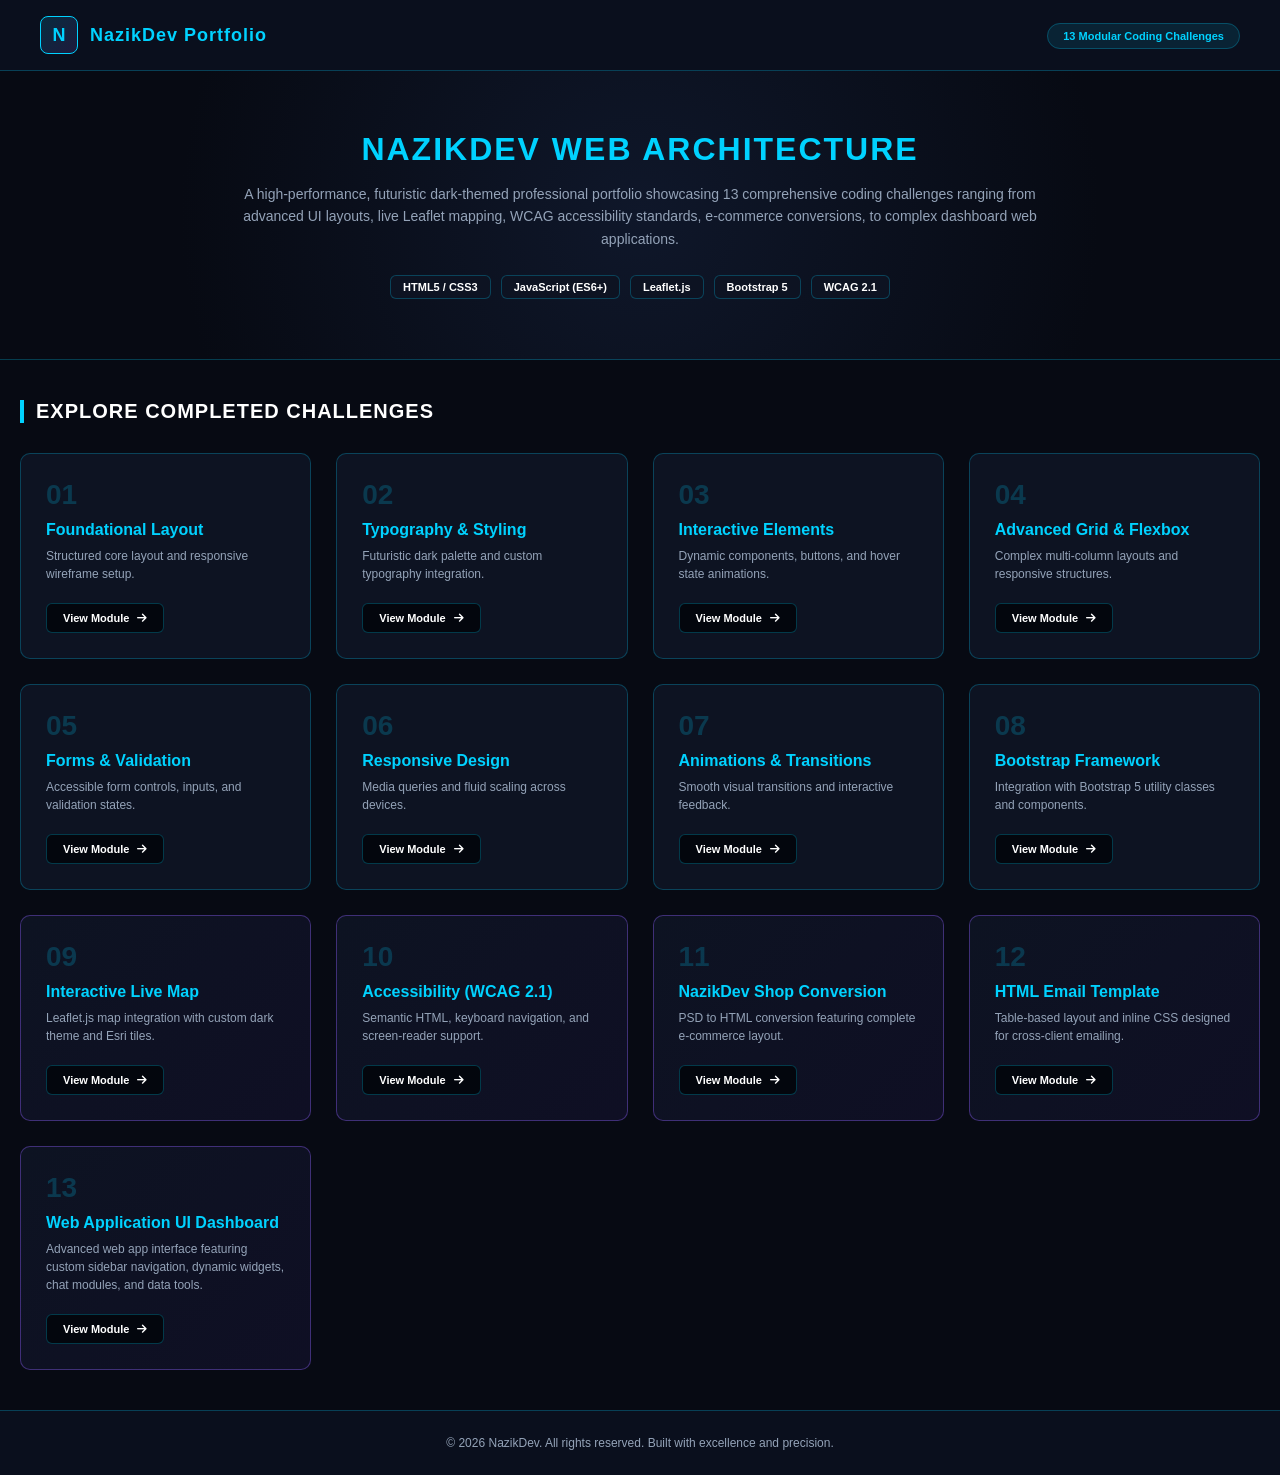
<file: index.html>
<!DOCTYPE html>
<html lang="en">
<head>
    <meta charset="UTF-8">
    <meta name="viewport" content="width=device-width, initial-scale=1.0">
    <title>NazikDev - Portfolio & 13 Coding Challenges</title>
    <link rel="stylesheet" href="style.css">
    <!-- Font Awesome Icons -->
    <link rel="stylesheet" href="https://cdnjs.cloudflare.com/ajax/libs/font-awesome/6.4.0/css/all.min.css">
</head>
<body>

    <!-- Header & Brand Navbar -->
    <header class="navbar">
        <div class="logo-container">
            <div class="logo-badge">
                <span class="logo-icon">N</span>
            </div>
            <span class="logo-text">NazikDev Portfolio</span>
        </div>
        <div class="nav-badge-info">
            <span>13 Modular Coding Challenges</span>
        </div>
    </header>

    <!-- Hero Showcase Section -->
    <section class="portfolio-hero">
        <div class="hero-content">
            <h1 class="hero-title">NAZIKDEV WEB ARCHITECTURE</h1>
            <p class="hero-desc">
                A high-performance, futuristic dark-themed professional portfolio showcasing 13 comprehensive coding challenges ranging from advanced UI layouts, live Leaflet mapping, WCAG accessibility standards, e-commerce conversions, to complex dashboard web applications.
            </p>
            <div class="tech-stack-badges">
                <span>HTML5 / CSS3</span>
                <span>JavaScript (ES6+)</span>
                <span>Leaflet.js</span>
                <span>Bootstrap 5</span>
                <span>WCAG 2.1</span>
            </div>
        </div>
    </section>

    <!-- Challenges Grid Showcase -->
    <main class="challenges-container">
        <h2 class="section-heading">EXPLORE COMPLETED CHALLENGES</h2>

        <div class="challenges-grid">
            
            <!-- Challenge 01 -->
            <div class="challenge-card">
                <div class="card-number">01</div>
                <h3>Foundational Layout</h3>
                <p>Structured core layout and responsive wireframe setup.</p>
                <a href="Challenge 1 Build a Personal Portfolio Page/index.html" target="_blank" class="view-btn">View Module <i class="fas fa-arrow-right"></i></a>
            </div>

            <!-- Challenge 02 -->
            <div class="challenge-card">
                <div class="card-number">02</div>
                <h3>Typography & Styling</h3>
                <p>Futuristic dark palette and custom typography integration.</p>
                <a href="Challenge 2 Responsive_Design/index.html" target="_blank" class="view-btn">View Module <i class="fas fa-arrow-right"></i></a>
            </div>

            <!-- Challenge 03 -->
            <div class="challenge-card">
                <div class="card-number">03</div>
                <h3>Interactive Elements</h3>
                <p>Dynamic components, buttons, and hover state animations.</p>
                <a href="Challenge 3 CSS Animation/index.html" target="_blank" class="view-btn">View Module <i class="fas fa-arrow-right"></i></a>
            </div>

            <!-- Challenge 04 -->
            <div class="challenge-card">
                <div class="card-number">04</div>
                <h3>Advanced Grid & Flexbox</h3>
                <p>Complex multi-column layouts and responsive structures.</p>
                <a href="Challenge 4 Form Styling/index.html" target="_blank" class="view-btn">View Module <i class="fas fa-arrow-right"></i></a>
            </div>

            <!-- Challenge 05 -->
            <div class="challenge-card">
                <div class="card-number">05</div>
                <h3>Forms & Validation</h3>
                <p>Accessible form controls, inputs, and validation states.</p>
                <a href="Challenge 5 FlexboxGrid Layout/index.html" target="_blank" class="view-btn">View Module <i class="fas fa-arrow-right"></i></a>
            </div>

            <!-- Challenge 06 -->
            <div class="challenge-card">
                <div class="card-number">06</div>
                <h3>Responsive Design</h3>
                <p>Media queries and fluid scaling across devices.</p>
                <a href="Challenge 6 Typography/index.html" target="_blank" class="view-btn">View Module <i class="fas fa-arrow-right"></i></a>
            </div>

            <!-- Challenge 07 -->
            <div class="challenge-card">
                <div class="card-number">07</div>
                <h3>Animations & Transitions</h3>
                <p>Smooth visual transitions and interactive feedback.</p>
                <a href="Challenge 7 Image Gallery Challenge/index.html" target="_blank" class="view-btn">View Module <i class="fas fa-arrow-right"></i></a>
            </div>

            <!-- Challenge 08 -->
            <div class="challenge-card">
                <div class="card-number">08</div>
                <h3>Bootstrap Framework</h3>
                <p>Integration with Bootstrap 5 utility classes and components.</p>
                <a href="Challenge 8 CSS Framework Challenge/index.html" target="_blank" class="view-btn">View Module <i class="fas fa-arrow-right"></i></a>
            </div>

            <!-- Challenge 09 -->
            <div class="challenge-card featured">
                <div class="card-number">09</div>
                <h3>Interactive Live Map</h3>
                <p>Leaflet.js map integration with custom dark theme and Esri tiles.</p>
                <a href="Challenge 9 Map Page/index.html" target="_blank" class="view-btn">View Module <i class="fas fa-arrow-right"></i></a>
            </div>

            <!-- Challenge 10 -->
            <div class="challenge-card featured">
                <div class="card-number">10</div>
                <h3>Accessibility (WCAG 2.1)</h3>
                <p>Semantic HTML, keyboard navigation, and screen-reader support.</p>
                <a href="Challenge 10 Accessibility/index.html" target="_blank" class="view-btn">View Module <i class="fas fa-arrow-right"></i></a>
            </div>

            <!-- Challenge 11 -->
            <div class="challenge-card featured">
                <div class="card-number">11</div>
                <h3>NazikDev Shop Conversion</h3>
                <p>PSD to HTML conversion featuring complete e-commerce layout.</p>
                <a href="Challenge 11 PSDImage to HTML Conversion/index.html" target="_blank" class="view-btn">View Module <i class="fas fa-arrow-right"></i></a>
            </div>

            <!-- Challenge 12 -->
            <div class="challenge-card featured">
                <div class="card-number">12</div>
                <h3>HTML Email Template</h3>
                <p>Table-based layout and inline CSS designed for cross-client emailing.</p>
                <a href="Challenge 12 HTML Email Template/index.html" target="_blank" class="view-btn">View Module <i class="fas fa-arrow-right"></i></a>
            </div>

            <!-- Challenge 13 -->
            <div class="challenge-card featured span-two">
                <div class="card-number">13</div>
                <h3>Web Application UI Dashboard</h3>
                <p>Advanced web app interface featuring custom sidebar navigation, dynamic widgets, chat modules, and data tools.</p>
                <a href="Challenge 13 Web Application UI Design/index.html" target="_blank" class="view-btn">View Module <i class="fas fa-arrow-right"></i></a>
            </div>

        </div>
    </main>

    <!-- Footer -->
    <footer class="portfolio-footer">
        <p>&copy; 2026 NazikDev. All rights reserved. Built with excellence and precision.</p>
    </footer>

</body>
</html>
</file>
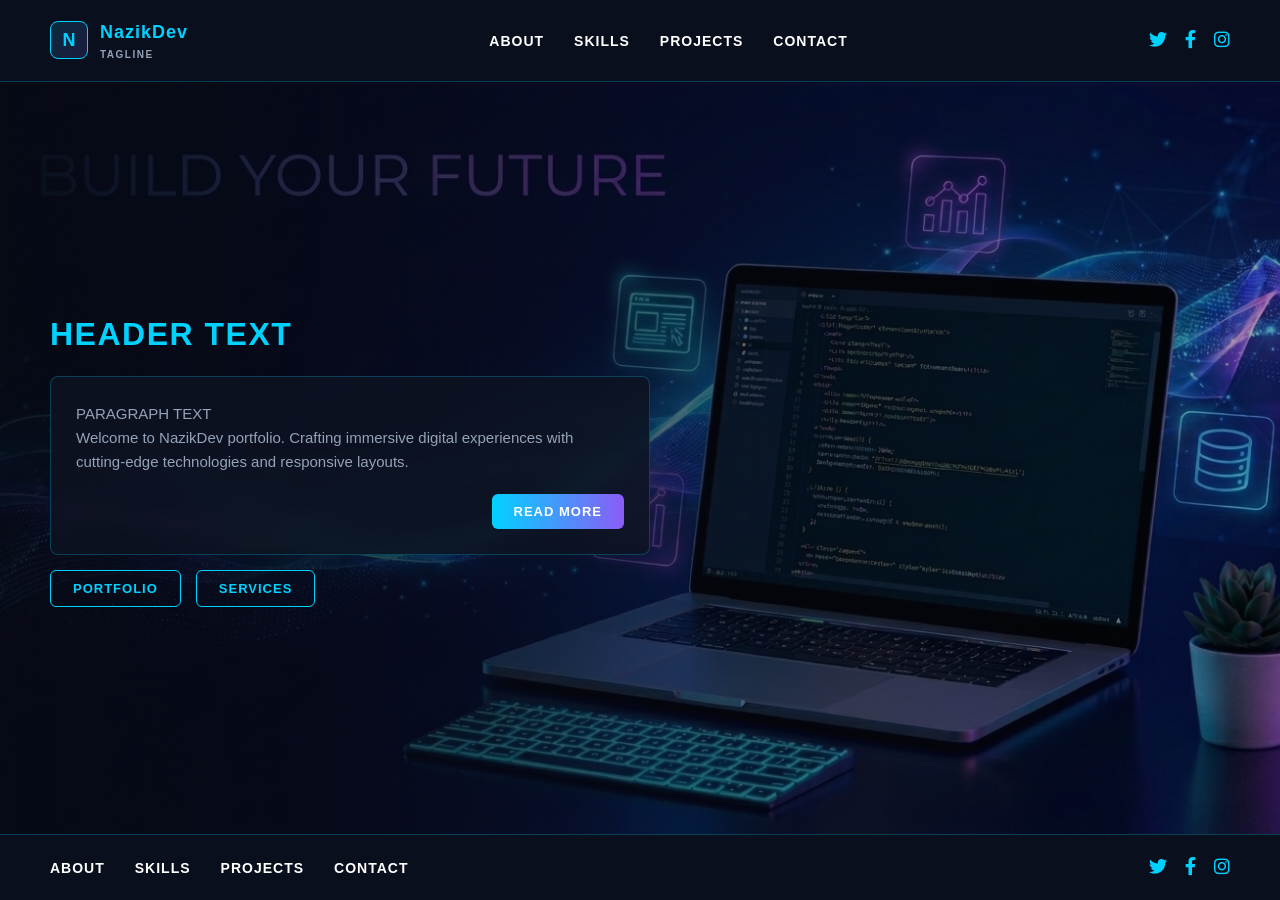
<file: Challenge 1 Build a Personal Portfolio Page/index.html>
<!DOCTYPE html>
<html lang="en">
<head>
    <meta charset="UTF-8">
    <meta name="viewport" content="width=device-width, initial-scale=1.0">
    <title>NazikDev - Challenge 01</title>
    <link rel="stylesheet" href="style.css">
    <!-- Font Awesome Icons -->
    <link rel="stylesheet" href="https://cdnjs.cloudflare.com/ajax/libs/font-awesome/6.0.0/css/all.min.css">
</head>
<body>

    <!-- Top Navigation Bar -->
    <header class="navbar">
        <div class="logo-container">
            <div class="logo-badge">
                <span class="logo-icon">N</span>
            </div>
            <div class="logo-text">
                <span class="logo">NazikDev</span>
                <span class="tagline">TAGLINE</span>
            </div>
        </div>
        <nav>
            <ul class="nav-links">
                <li><a href="#about">ABOUT</a></li>
                <li><a href="#skills">SKILLS</a></li>
                <li><a href="#projects">PROJECTS</a></li>
                <li><a href="#contact">CONTACT</a></li>
            </ul>
        </nav>
        <div class="social-icons">
            <a href="#" aria-label="Twitter"><i class="fab fa-twitter"></i></a>
            <a href="#" aria-label="Facebook"><i class="fab fa-facebook-f"></i></a>
            <a href="#" aria-label="Instagram"><i class="fab fa-instagram"></i></a>
        </div>
    </header>

    <!-- Hero Section -->
    <section class="hero-section">
        <div class="hero-container">
            <!-- Left Side: Header & Paragraph Content -->
            <div class="hero-text-box">
                <h1 class="header-text">HEADER TEXT</h1>
                <div class="paragraph-box">
                    <p class="paragraph-text">
                        PARAGRAPH TEXT<br>
                        Welcome to NazikDev portfolio. Crafting immersive digital experiences with cutting-edge technologies and responsive layouts.
                    </p>
                    <button class="btn read-more-btn">READ MORE</button>
                </div>
                <div class="action-buttons">
                    <button class="btn sub-btn">PORTFOLIO</button>
                    <button class="btn sub-btn">SERVICES</button>
                </div>
            </div>
        </div>
    </section>

    <!-- Footer Bar -->
    <footer class="footerbar">
        <nav>
            <ul class="footer-links">
                <li><a href="#about">ABOUT</a></li>
                <li><a href="#skills">SKILLS</a></li>
                <li><a href="#projects">PROJECTS</a></li>
                <li><a href="#contact">CONTACT</a></li>
            </ul>
        </nav>
        <div class="social-icons">
            <a href="#" aria-label="Twitter"><i class="fab fa-twitter"></i></a>
            <a href="#" aria-label="Facebook"><i class="fab fa-facebook-f"></i></a>
            <a href="#" aria-label="Instagram"><i class="fab fa-instagram"></i></a>
        </div>
    </footer>

</body>
</html>
</file>
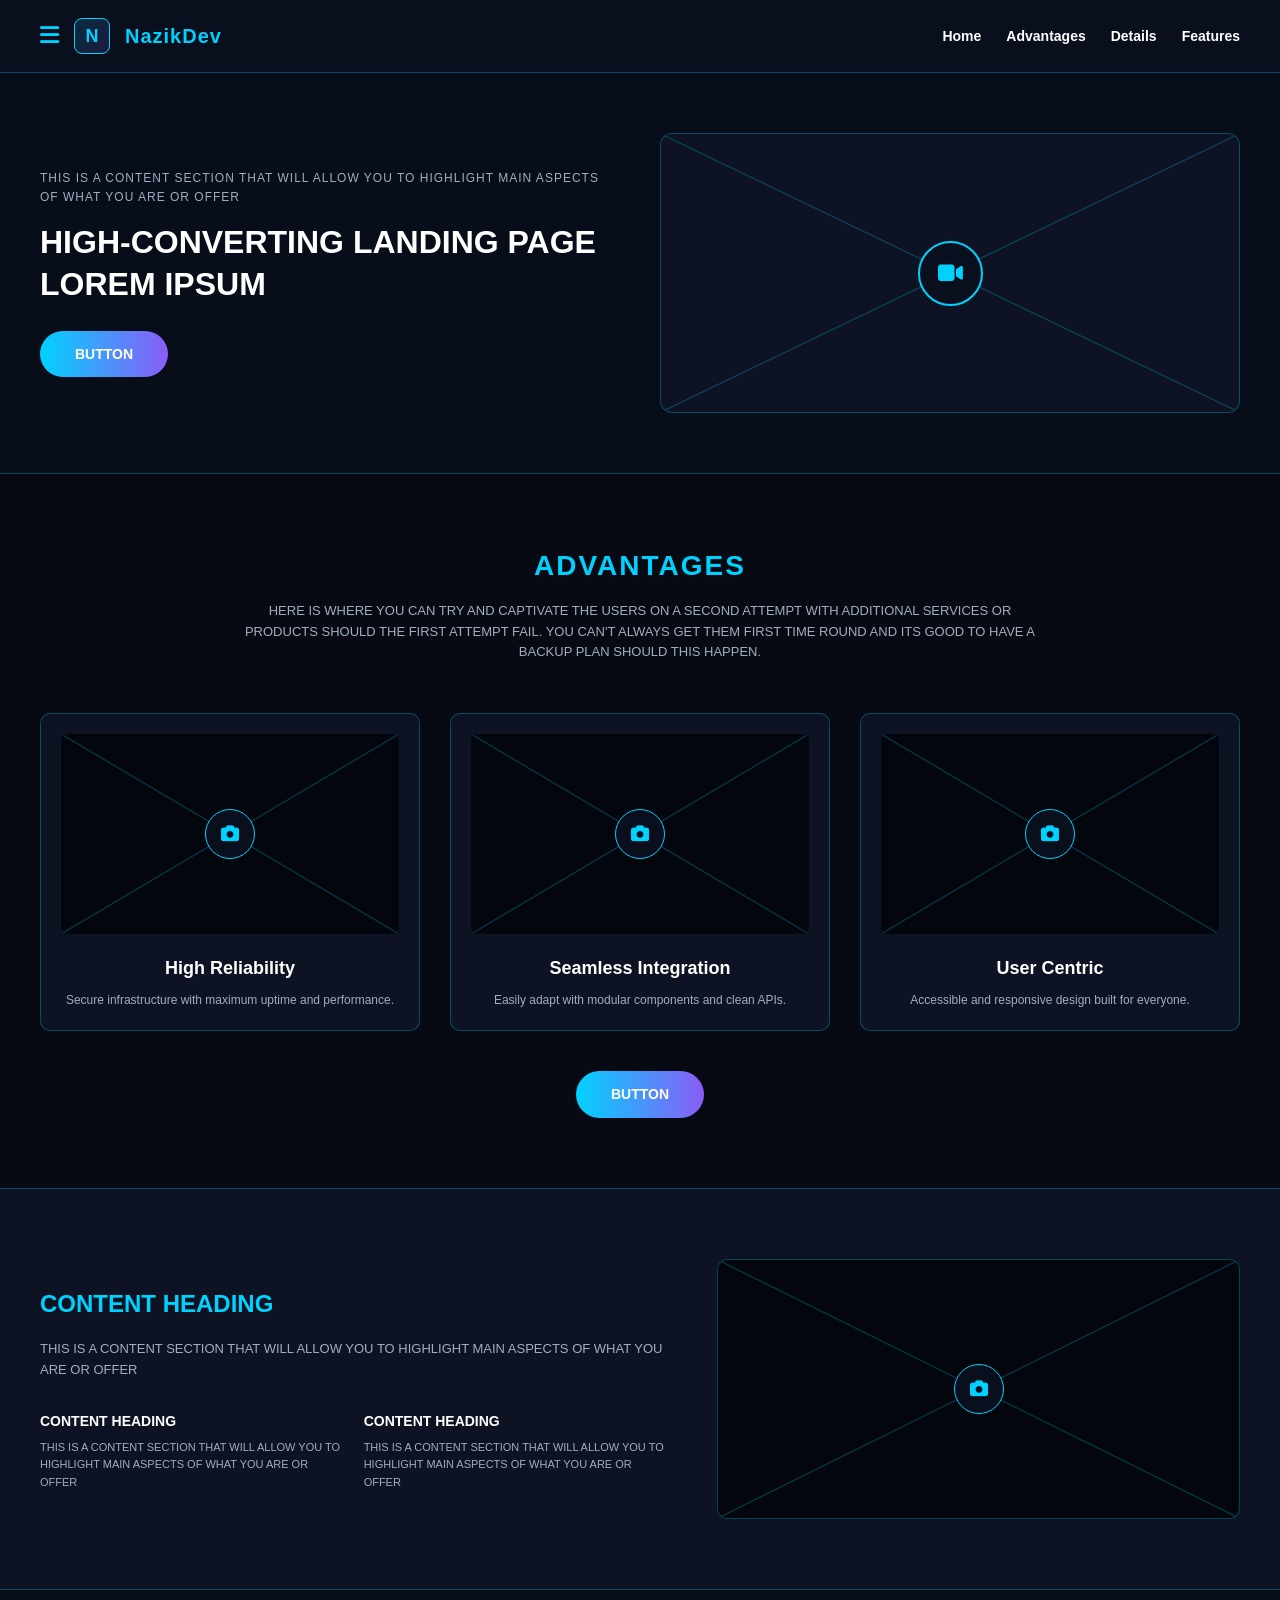
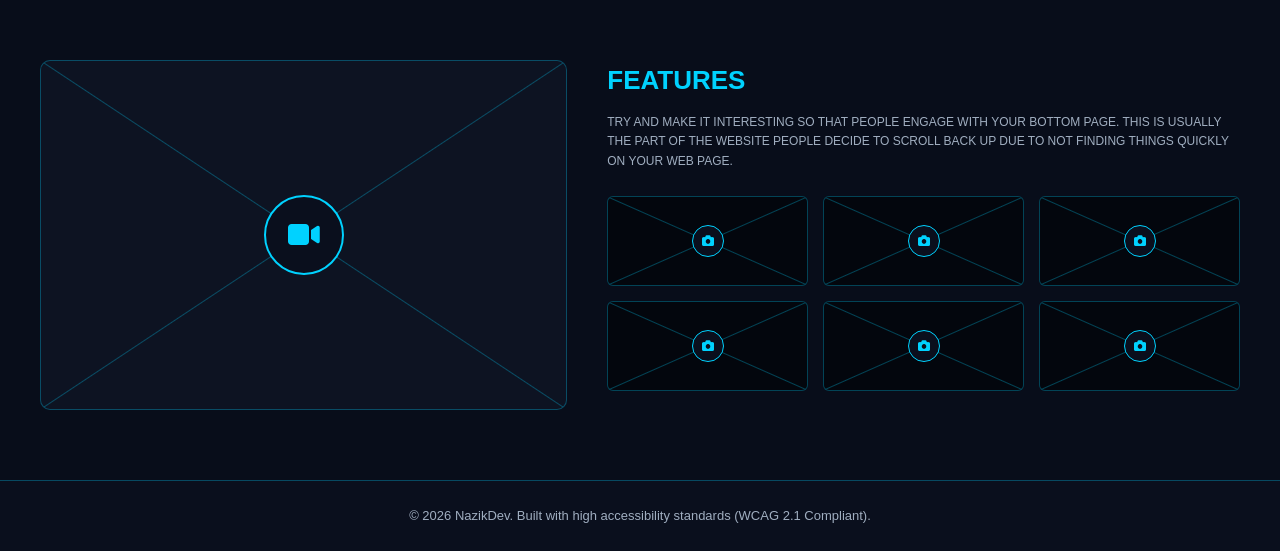
<file: Challenge 10 Accessibility/index.html>
<!DOCTYPE html>
<html lang="en">
<head>
    <meta charset="UTF-8">
    <meta name="viewport" content="width=device-width, initial-scale=1.0">
    <title>NazikDev - Challenge 10 (Accessibility Challenge)</title>
    <link rel="stylesheet" href="style.css">
    <!-- Font Awesome Icons -->
    <link rel="stylesheet" href="https://cdnjs.cloudflare.com/ajax/libs/font-awesome/6.4.0/css/all.min.css">
</head>
<body>

    <!-- Accessible Skip Link for Keyboard Navigation -->
    <a href="#main-content" class="skip-link">Skip to main content</a>

    <!-- Accessible Header Nav -->
    <header class="navbar" role="banner">
        <div class="logo-container">
            <button class="menu-toggle" aria-label="Toggle navigation menu" aria-expanded="false" aria-controls="main-menu">
                <i class="fas fa-bars" aria-hidden="true"></i>
            </button>
            <div class="logo-badge" aria-hidden="true">
                <span class="logo-icon">N</span>
            </div>
            <span class="logo-text">NazikDev</span>
        </div>

        <nav id="main-menu" class="nav-menu" role="navigation" aria-label="Main Navigation">
            <ul class="nav-links">
                <li><a href="#hero">Home</a></li>
                <li><a href="#advantages">Advantages</a></li>
                <li><a href="#details">Details</a></li>
                <li><a href="#features">Features</a></li>
            </ul>
        </nav>
    </header>

    <!-- Main Content Area -->
    <main id="main-content" role="main">

        <!-- 1. Hero Section -->
        <section id="hero" class="hero-section" aria-labelledby="hero-title">
            <div class="hero-container">
                <div class="hero-text-content">
                    <p class="hero-subtitle">THIS IS A CONTENT SECTION THAT WILL ALLOW YOU TO HIGHLIGHT MAIN ASPECTS OF WHAT YOU ARE OR OFFER</p>
                    <h1 id="hero-title" class="hero-title">HIGH-CONVERTING LANDING PAGE LOREM IPSUM</h1>
                    <a href="#advantages" class="btn primary-btn" role="button">BUTTON</a>
                </div>

                <div class="hero-video-box" role="region" aria-label="Featured Video Player">
                    <div class="wireframe-cross" aria-hidden="true"></div>
                    <button class="video-play-btn" aria-label="Play Featured Intro Video">
                        <i class="fas fa-video" aria-hidden="true"></i>
                    </button>
                </div>
            </div>
        </section>

        <!-- 2. Advantages Section -->
        <section id="advantages" class="advantages-section" aria-labelledby="advantages-title">
            <div class="section-header text-center">
                <h2 id="advantages-title" class="section-title">ADVANTAGES</h2>
                <p class="section-desc">
                    HERE IS WHERE YOU CAN TRY AND CAPTIVATE THE USERS ON A SECOND ATTEMPT WITH ADDITIONAL SERVICES OR PRODUCTS SHOULD THE FIRST ATTEMPT FAIL. YOU CAN'T ALWAYS GET THEM FIRST TIME ROUND AND ITS GOOD TO HAVE A BACKUP PLAN SHOULD THIS HAPPEN.
                </p>
            </div>

            <div class="advantages-grid" role="list">
                <article class="advantage-card" role="listitem">
                    <div class="card-media">
                        <div class="wireframe-cross" aria-hidden="true"></div>
                        <div class="camera-badge" aria-hidden="true"><i class="fas fa-camera"></i></div>
                    </div>
                    <h3 class="card-title">High Reliability</h3>
                    <p class="card-text">Secure infrastructure with maximum uptime and performance.</p>
                </article>

                <article class="advantage-card" role="listitem">
                    <div class="card-media">
                        <div class="wireframe-cross" aria-hidden="true"></div>
                        <div class="camera-badge" aria-hidden="true"><i class="fas fa-camera"></i></div>
                    </div>
                    <h3 class="card-title">Seamless Integration</h3>
                    <p class="card-text">Easily adapt with modular components and clean APIs.</p>
                </article>

                <article class="advantage-card" role="listitem">
                    <div class="card-media">
                        <div class="wireframe-cross" aria-hidden="true"></div>
                        <div class="camera-badge" aria-hidden="true"><i class="fas fa-camera"></i></div>
                    </div>
                    <h3 class="card-title">User Centric</h3>
                    <p class="card-text">Accessible and responsive design built for everyone.</p>
                </article>
            </div>

            <div class="text-center margin-top-lg">
                <a href="#details" class="btn secondary-btn" role="button">BUTTON</a>
            </div>
        </section>

        <!-- 3. Details Content & Image Section -->
        <section id="details" class="details-section" aria-labelledby="details-title">
            <div class="details-container">
                <div class="details-text-col">
                    <h2 id="details-title" class="details-main-heading">CONTENT HEADING</h2>
                    <p class="details-lead-text">
                        THIS IS A CONTENT SECTION THAT WILL ALLOW YOU TO HIGHLIGHT MAIN ASPECTS OF WHAT YOU ARE OR OFFER
                    </p>

                    <div class="details-subgrid">
                        <div class="sub-col">
                            <h3>CONTENT HEADING</h3>
                            <p>THIS IS A CONTENT SECTION THAT WILL ALLOW YOU TO HIGHLIGHT MAIN ASPECTS OF WHAT YOU ARE OR OFFER</p>
                        </div>
                        <div class="sub-col">
                            <h3>CONTENT HEADING</h3>
                            <p>THIS IS A CONTENT SECTION THAT WILL ALLOW YOU TO HIGHLIGHT MAIN ASPECTS OF WHAT YOU ARE OR OFFER</p>
                        </div>
                    </div>
                </div>

                <div class="details-media-col">
                    <div class="media-box" role="img" aria-label="Illustration placeholder for service overview">
                        <div class="wireframe-cross" aria-hidden="true"></div>
                        <div class="camera-badge" aria-hidden="true"><i class="fas fa-camera"></i></div>
                    </div>
                </div>
            </div>
        </section>

        <!-- 4. Features & Video Showcase Section -->
        <section id="features" class="features-showcase-section" aria-labelledby="features-title">
            <div class="showcase-grid">
                <!-- Large Video Featured Box -->
                <div class="large-video-box" role="region" aria-label="Main Showcase Video">
                    <div class="wireframe-cross" aria-hidden="true"></div>
                    <button class="video-play-btn large" aria-label="Play Main Showcase Video">
                        <i class="fas fa-video" aria-hidden="true"></i>
                    </button>
                </div>

                <!-- Content & Small Video Cards Grid -->
                <div class="showcase-side-content">
                    <div class="side-text-box">
                        <h2 id="features-title" class="showcase-heading">FEATURES</h2>
                        <p class="showcase-desc">
                            TRY AND MAKE IT INTERESTING SO THAT PEOPLE ENGAGE WITH YOUR BOTTOM PAGE. THIS IS USUALLY THE PART OF THE WEBSITE PEOPLE DECIDE TO SCROLL BACK UP DUE TO NOT FINDING THINGS QUICKLY ON YOUR WEB PAGE.
                        </p>
                    </div>

                    <div class="small-thumbs-grid" role="list">
                        <div class="thumb-card" role="listitem">
                            <div class="wireframe-cross" aria-hidden="true"></div>
                            <button class="camera-badge-sm" aria-label="View photo 1"><i class="fas fa-camera"></i></button>
                        </div>
                        <div class="thumb-card" role="listitem">
                            <div class="wireframe-cross" aria-hidden="true"></div>
                            <button class="camera-badge-sm" aria-label="View photo 2"><i class="fas fa-camera"></i></button>
                        </div>
                        <div class="thumb-card" role="listitem">
                            <div class="wireframe-cross" aria-hidden="true"></div>
                            <button class="camera-badge-sm" aria-label="View photo 3"><i class="fas fa-camera"></i></button>
                        </div>
                        <div class="thumb-card" role="listitem">
                            <div class="wireframe-cross" aria-hidden="true"></div>
                            <button class="camera-badge-sm" aria-label="View photo 4"><i class="fas fa-camera"></i></button>
                        </div>
                        <div class="thumb-card" role="listitem">
                            <div class="wireframe-cross" aria-hidden="true"></div>
                            <button class="camera-badge-sm" aria-label="View photo 5"><i class="fas fa-camera"></i></button>
                        </div>
                        <div class="thumb-card" role="listitem">
                            <div class="wireframe-cross" aria-hidden="true"></div>
                            <button class="camera-badge-sm" aria-label="View photo 6"><i class="fas fa-camera"></i></button>
                        </div>
                    </div>
                </div>
            </div>
        </section>

    </main>

    <!-- Accessible Footer -->
    <footer class="footerbar" role="contentinfo">
        <p>&copy; 2026 NazikDev. Built with high accessibility standards (WCAG 2.1 Compliant).</p>
    </footer>

</body>
</html>
</file>
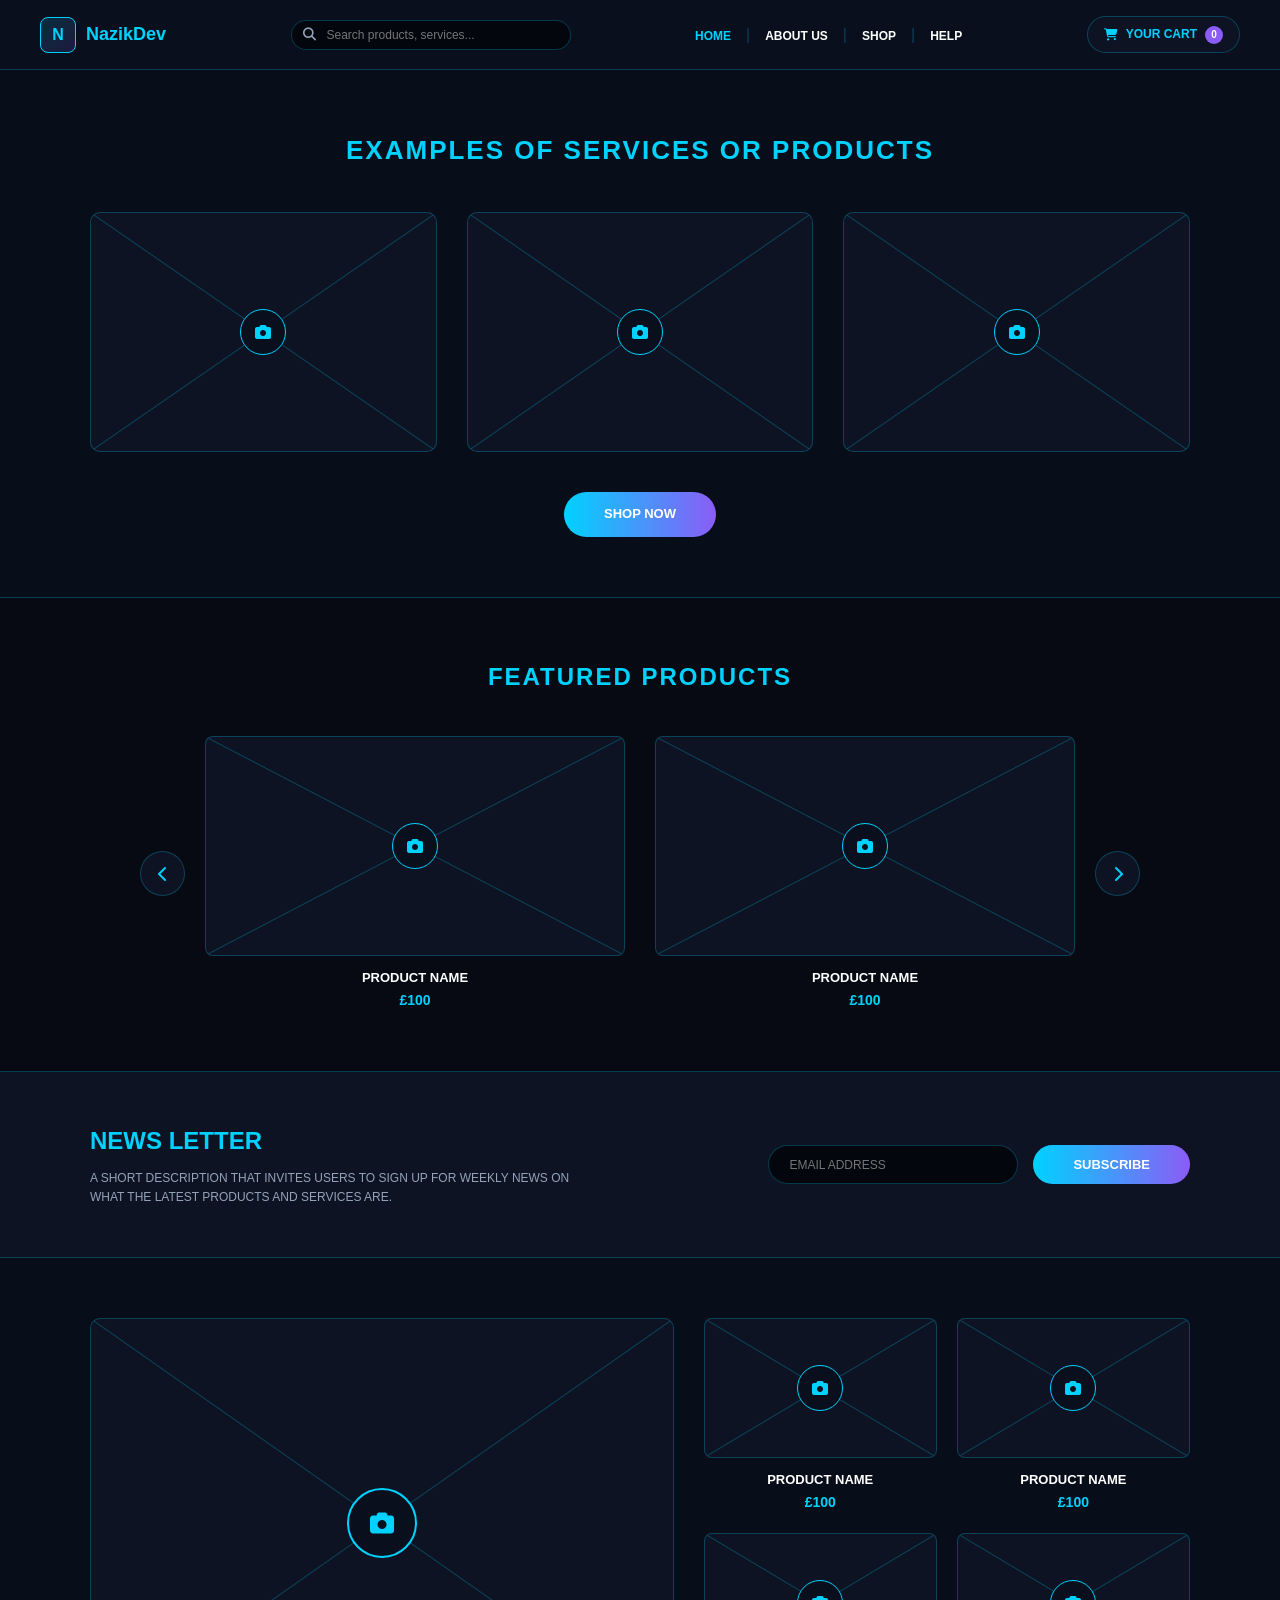
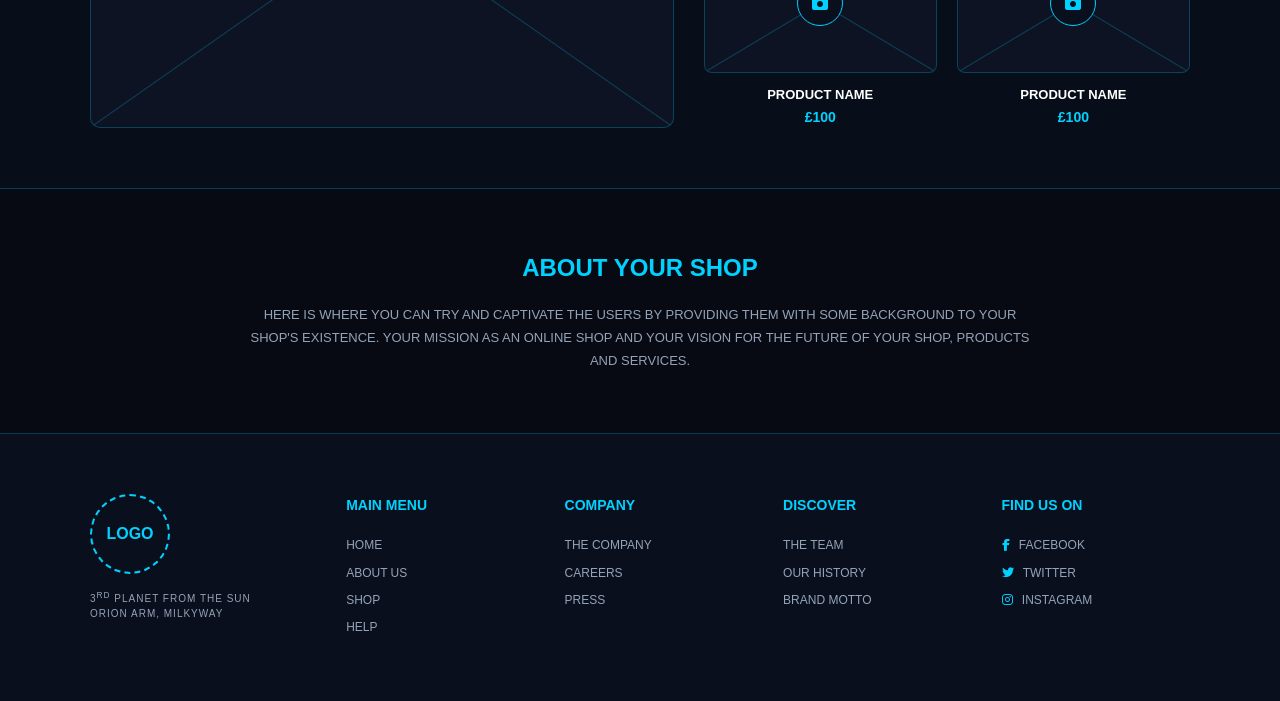
<file: Challenge 11 PSDImage to HTML Conversion/index.html>
<!DOCTYPE html>
<html lang="en">
<head>
    <meta charset="UTF-8">
    <meta name="viewport" content="width=device-width, initial-scale=1.0">
    <title>NazikDev - Challenge 11 (PSD to HTML Conversion)</title>
    <link rel="stylesheet" href="style.css">
    <!-- Font Awesome Icons -->
    <link rel="stylesheet" href="https://cdnjs.cloudflare.com/ajax/libs/font-awesome/6.4.0/css/all.min.css">
</head>
<body>

    <!-- Header & Navbar -->
    <header class="navbar">
        <div class="logo-container">
            <div class="logo-badge">
                <span class="logo-icon">N</span>
            </div>
            <span class="logo-text">NazikDev</span>
        </div>

        <div class="search-bar">
            <i class="fas fa-search search-icon"></i>
            <input type="text" placeholder="Search products, services..." aria-label="Search">
        </div>

        <nav class="nav-links-wrapper">
            <ul class="nav-links">
                <li><a href="#home" class="active">HOME</a></li>
                <li class="divider">|</li>
                <li><a href="#about">ABOUT US</a></li>
                <li class="divider">|</li>
                <li><a href="#shop">SHOP</a></li>
                <li class="divider">|</li>
                <li><a href="#help">HELP</a></li>
            </ul>
        </nav>

        <a href="#cart" class="cart-btn">
            <i class="fas fa-shopping-cart"></i>
            <span>YOUR CART</span>
            <span class="cart-count">0</span>
        </a>
    </header>

    <main>
        <!-- 1. Hero Services / Products Section -->
        <section id="home" class="hero-section">
            <h1 class="main-title">EXAMPLES OF SERVICES OR PRODUCTS</h1>
            
            <div class="hero-cards-grid">
                <div class="wireframe-card">
                    <div class="wireframe-cross"></div>
                    <div class="camera-badge"><i class="fas fa-camera"></i></div>
                </div>
                <div class="wireframe-card">
                    <div class="wireframe-cross"></div>
                    <div class="camera-badge"><i class="fas fa-camera"></i></div>
                </div>
                <div class="wireframe-card">
                    <div class="wireframe-cross"></div>
                    <div class="camera-badge"><i class="fas fa-camera"></i></div>
                </div>
            </div>

            <div class="cta-wrapper">
                <a href="#shop" class="btn shop-now-btn">SHOP NOW</a>
            </div>
        </section>

        <!-- 2. Featured Products Section -->
        <section id="shop" class="featured-section">
            <h2 class="section-title">FEATURED PRODUCTS</h2>

            <div class="carousel-container">
                <button class="arrow-btn left-arrow" aria-label="Previous Product">
                    <i class="fas fa-chevron-left"></i>
                </button>

                <div class="featured-grid">
                    <div class="product-item">
                        <div class="product-media">
                            <div class="wireframe-cross"></div>
                            <div class="camera-badge"><i class="fas fa-camera"></i></div>
                        </div>
                        <h3 class="product-name">PRODUCT NAME</h3>
                        <p class="product-price">£100</p>
                    </div>

                    <div class="product-item">
                        <div class="product-media">
                            <div class="wireframe-cross"></div>
                            <div class="camera-badge"><i class="fas fa-camera"></i></div>
                        </div>
                        <h3 class="product-name">PRODUCT NAME</h3>
                        <p class="product-price">£100</p>
                    </div>
                </div>

                <button class="arrow-btn right-arrow" aria-label="Next Product">
                    <i class="fas fa-chevron-right"></i>
                </button>
            </div>
        </section>

        <!-- 3. Newsletter Section -->
        <section class="newsletter-section">
            <div class="newsletter-container">
                <div class="newsletter-text">
                    <h2>NEWS LETTER</h2>
                    <p>A SHORT DESCRIPTION THAT INVITES USERS TO SIGN UP FOR WEEKLY NEWS ON WHAT THE LATEST PRODUCTS AND SERVICES ARE.</p>
                </div>
                <form class="newsletter-form" onsubmit="return false;">
                    <input type="email" placeholder="EMAIL ADDRESS" required>
                    <button type="submit" class="btn subscribe-btn">SUBSCRIBE</button>
                </form>
            </div>
        </section>

        <!-- 4. Multi-Product Showcase Grid -->
        <section class="showcase-grid-section">
            <div class="showcase-container">
                <!-- Large Main Feature Box -->
                <div class="large-showcase-box">
                    <div class="wireframe-cross"></div>
                    <div class="camera-badge-lg"><i class="fas fa-camera"></i></div>
                </div>

                <!-- 4 Sub Products Grid -->
                <div class="sub-products-grid">
                    <div class="product-item">
                        <div class="product-media sm">
                            <div class="wireframe-cross"></div>
                            <div class="camera-badge"><i class="fas fa-camera"></i></div>
                        </div>
                        <h3 class="product-name">PRODUCT NAME</h3>
                        <p class="product-price">£100</p>
                    </div>

                    <div class="product-item">
                        <div class="product-media sm">
                            <div class="wireframe-cross"></div>
                            <div class="camera-badge"><i class="fas fa-camera"></i></div>
                        </div>
                        <h3 class="product-name">PRODUCT NAME</h3>
                        <p class="product-price">£100</p>
                    </div>

                    <div class="product-item">
                        <div class="product-media sm">
                            <div class="wireframe-cross"></div>
                            <div class="camera-badge"><i class="fas fa-camera"></i></div>
                        </div>
                        <h3 class="product-name">PRODUCT NAME</h3>
                        <p class="product-price">£100</p>
                    </div>

                    <div class="product-item">
                        <div class="product-media sm">
                            <div class="wireframe-cross"></div>
                            <div class="camera-badge"><i class="fas fa-camera"></i></div>
                        </div>
                        <h3 class="product-name">PRODUCT NAME</h3>
                        <p class="product-price">£100</p>
                    </div>
                </div>
            </div>
        </section>

        <!-- 5. About Your Shop Section -->
        <section id="about" class="about-section">
            <div class="about-container">
                <h2>ABOUT YOUR SHOP</h2>
                <p>
                    HERE IS WHERE YOU CAN TRY AND CAPTIVATE THE USERS BY PROVIDING THEM WITH SOME BACKGROUND TO YOUR SHOP'S EXISTENCE. YOUR MISSION AS AN ONLINE SHOP AND YOUR VISION FOR THE FUTURE OF YOUR SHOP, PRODUCTS AND SERVICES.
                </p>
            </div>
        </section>
    </main>

    <!-- Footer -->
    <footer class="footerbar">
        <div class="footer-container">
            <!-- Brand Column -->
            <div class="footer-brand-col">
                <div class="footer-logo-circle">
                    <span>LOGO</span>
                </div>
                <p class="location-text">3<sup>RD</sup> PLANET FROM THE SUN<br>ORION ARM, MILKYWAY</p>
            </div>

            <!-- Main Menu Column -->
            <div class="footer-col">
                <h3>MAIN MENU</h3>
                <ul>
                    <li><a href="#home">HOME</a></li>
                    <li><a href="#about">ABOUT US</a></li>
                    <li><a href="#shop">SHOP</a></li>
                    <li><a href="#help">HELP</a></li>
                </ul>
            </div>

            <!-- Company Column -->
            <div class="footer-col">
                <h3>COMPANY</h3>
                <ul>
                    <li><a href="#">THE COMPANY</a></li>
                    <li><a href="#">CAREERS</a></li>
                    <li><a href="#">PRESS</a></li>
                </ul>
            </div>

            <!-- Discover Column -->
            <div class="footer-col">
                <h3>DISCOVER</h3>
                <ul>
                    <li><a href="#">THE TEAM</a></li>
                    <li><a href="#">OUR HISTORY</a></li>
                    <li><a href="#">BRAND MOTTO</a></li>
                </ul>
            </div>

            <!-- Social Links Column -->
            <div class="footer-col">
                <h3>FIND US ON</h3>
                <ul class="social-links">
                    <li><a href="#"><i class="fab fa-facebook-f"></i> FACEBOOK</a></li>
                    <li><a href="#"><i class="fab fa-twitter"></i> TWITTER</a></li>
                    <li><a href="#"><i class="fab fa-instagram"></i> INSTAGRAM</a></li>
                </ul>
            </div>
        </div>
    </footer>

</body>
</html>
</file>
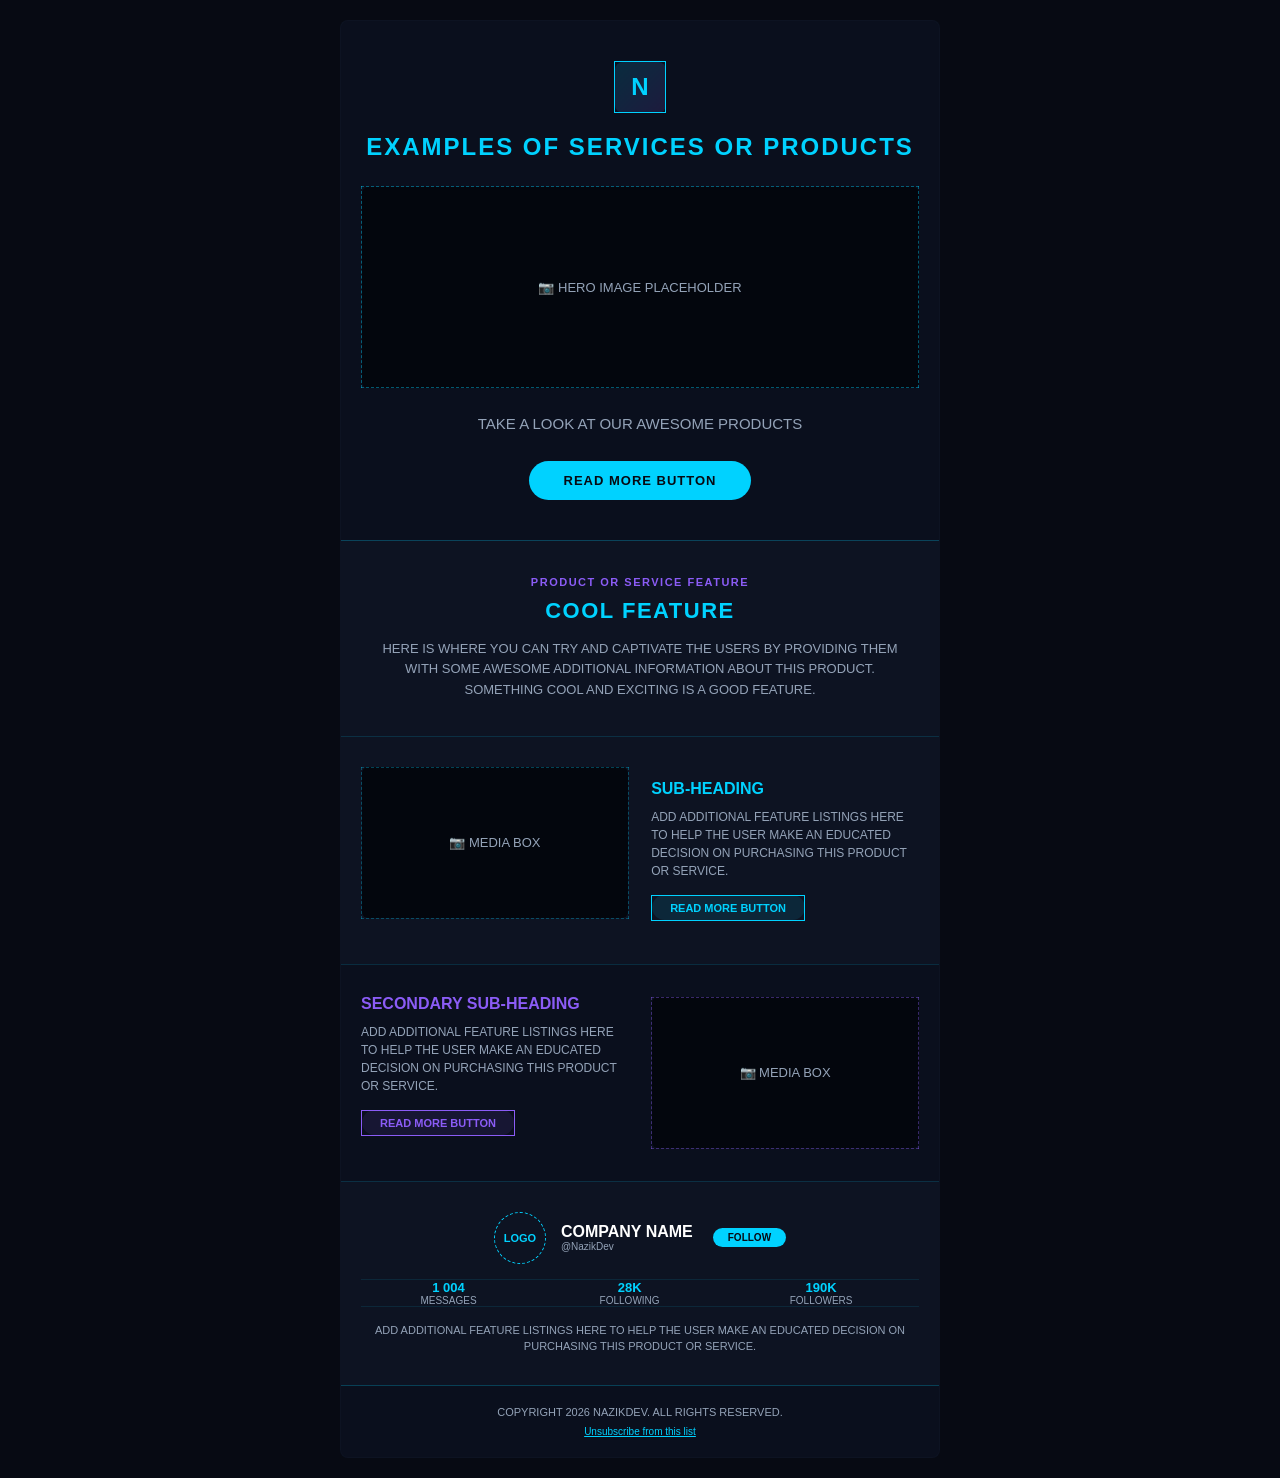
<file: Challenge 12 HTML Email Template/index.html>
<!DOCTYPE html PUBLIC "-//W3C//DTD XHTML 1.0 Transitional//EN" "http://www.w3.org/TR/xhtml1/DTD/xhtml1-transitional.dtd">
<html xmlns="http://www.w3.org/1999/xhtml" lang="en">
<head>
    <meta http-equiv="Content-Type" content="text/html; charset=UTF-8" />
    <meta name="viewport" content="width=device-width, initial-scale=1.0"/>
    <title>NazikDev - Challenge 12 (HTML Email Template)</title>
    <style type="text/css">
        /* Client-specific Resets */
        body, table, td, a { -webkit-text-size-adjust: 100%; -ms-text-size-adjust: 100%; }
        table, td { mso-table-lspace: 0pt; mso-table-rspace: 0pt; }
        img { -ms-interpolation-mode: bicubic; border: 0; height: auto; line-height: 100%; outline: none; text-decoration: none; }
        table { border-collapse: collapse !important; }
        body { height: 100% !important; margin: 0 !important; padding: 0 !important; width: 100% !important; background-color: #070a13; color: #ffffff; font-family: 'Segoe UI', Arial, sans-serif; }
        
        /* Mobile Responsive Styles */
        @media screen and (max-width: 600px) {
            .email-container { width: 100% !important; }
            .fluid-col { display: block !important; width: 100% !important; max-width: 100% !important; direction: ltr !important; }
            .mobile-padding { padding-left: 15px !important; padding-right: 15px !important; }
            .mobile-center { text-align: center !important; }
            .mobile-hide { display: none !important; }
        }
    </style>
</head>
<body style="margin: 0; padding: 0; background-color: #070a13;">

    <!-- Wrapper Table -->
    <table border="0" cellpadding="0" cellspacing="0" width="100%" style="background-color: #070a13;">
        <tr>
            <td align="center" style="padding: 20px 0;">
                
                <!-- Main Email Body Container (600px Standard Email Width) -->
                <table border="0" cellpadding="0" cellspacing="0" width="600" class="email-container" style="background-color: #0d1322; border: 1px solid rgba(0, 210, 255, 0.25); border-radius: 8px; overflow: hidden;">
                    
                    <!-- 1. Header & Hero Section -->
                    <tr>
                        <td align="center" style="padding: 40px 20px; background-color: #0a0f1d; border-bottom: 1px solid rgba(0, 210, 255, 0.25);">
                            <!-- Logo Badge -->
                            <table border="0" cellpadding="0" cellspacing="0" style="margin-bottom: 20px;">
                                <tr>
                                    <td align="center" style="background: linear-gradient(135deg, rgba(0, 210, 255, 0.15), rgba(139, 92, 246, 0.15)); border: 1.5px solid #00d2ff; border-radius: 8px; width: 50px; height: 50px;">
                                        <font face="'Segoe UI', Arial, sans-serif" size="5" color="#00d2ff" style="font-weight: 900; line-height: 50px;">N</font>
                                    </td>
                                </tr>
                            </table>

                            <h1 style="margin: 0 0 10px 0; font-size: 24px; font-weight: 800; color: #00d2ff; letter-spacing: 2px;">EXAMPLES OF SERVICES OR PRODUCTS</h1>
                            
                            <!-- Wireframe Image Placeholder -->
                            <table border="0" cellpadding="0" cellspacing="0" width="100%" style="margin: 25px 0;">
                                <tr>
                                    <td align="center" height="200" style="background-color: #03060d; border: 1px dashed rgba(0, 210, 255, 0.4); border-radius: 6px;">
                                        <font face="'Segoe UI', Arial, sans-serif" size="2" color="#94a3b8">📷 HERO IMAGE PLACEHOLDER</font>
                                    </td>
                                </tr>
                            </table>

                            <p style="margin: 0 0 25px 0; font-size: 15px; color: #94a3b8; line-height: 1.5;">TAKE A LOOK AT OUR AWESOME PRODUCTS</p>
                            
                            <!-- Call To Action Button -->
                            <table border="0" cellpadding="0" cellspacing="0">
                                <tr>
                                    <td align="center" style="background-color: #00d2ff; border-radius: 25px;">
                                        <a href="#" target="_blank" style="font-size: 13px; font-weight: 800; color: #070a13; text-decoration: none; padding: 12px 35px; border-radius: 25px; display: inline-block; letter-spacing: 1px;">READ MORE BUTTON</a>
                                    </td>
                                </tr>
                            </table>
                        </td>
                    </tr>

                    <!-- 2. Cool Feature Intro Section -->
                    <tr>
                        <td align="center" style="padding: 35px 30px; border-bottom: 1px solid rgba(0, 210, 255, 0.15);">
                            <span style="font-size: 11px; font-weight: 700; color: #8b5cf6; letter-spacing: 1.5px; text-transform: uppercase;">PRODUCT OR SERVICE FEATURE</span>
                            <h2 style="margin: 10px 0 15px 0; font-size: 22px; font-weight: 800; color: #00d2ff; letter-spacing: 1.5px;">COOL FEATURE</h2>
                            <p style="margin: 0; font-size: 13px; color: #94a3b8; line-height: 1.6;">
                                HERE IS WHERE YOU CAN TRY AND CAPTIVATE THE USERS BY PROVIDING THEM WITH SOME AWESOME ADDITIONAL INFORMATION ABOUT THIS PRODUCT. SOMETHING COOL AND EXCITING IS A GOOD FEATURE.
                            </p>
                        </td>
                    </tr>

                    <!-- 3. Two-Column Feature Block (Left Image, Right Text) -->
                    <tr>
                        <td style="padding: 30px 20px; border-bottom: 1px solid rgba(0, 210, 255, 0.15);">
                            <table border="0" cellpadding="0" cellspacing="0" width="100%">
                                <tr>
                                    <!-- Left Media Box -->
                                    <td class="fluid-col" width="48%" align="center" style="padding-bottom: 15px;">
                                        <table border="0" cellpadding="0" cellspacing="0" width="100%">
                                            <tr>
                                                <td align="center" height="150" style="background-color: #03060d; border: 1px dashed rgba(0, 210, 255, 0.3); border-radius: 6px;">
                                                    <font face="'Segoe UI', Arial, sans-serif" size="2" color="#94a3b8">📷 MEDIA BOX</font>
                                                </td>
                                            </tr>
                                        </table>
                                    </td>
                                    <td class="mobile-hide" width="4%"></td>
                                    <!-- Right Content -->
                                    <td class="fluid-col" width="48%" align="left" style="vertical-align: middle;">
                                        <h3 style="margin: 0 0 10px 0; font-size: 16px; font-weight: 700; color: #00d2ff;">SUB-HEADING</h3>
                                        <p style="margin: 0 0 15px 0; font-size: 12px; color: #94a3b8; line-height: 1.5;">
                                            ADD ADDITIONAL FEATURE LISTINGS HERE TO HELP THE USER MAKE AN EDUCATED DECISION ON PURCHASING THIS PRODUCT OR SERVICE.
                                        </p>
                                        <table border="0" cellpadding="0" cellspacing="0">
                                            <tr>
                                                <td style="background-color: rgba(0, 210, 255, 0.1); border: 1px solid #00d2ff; border-radius: 15px;">
                                                    <a href="#" target="_blank" style="font-size: 11px; font-weight: 700; color: #00d2ff; text-decoration: none; padding: 6px 18px; display: inline-block;">READ MORE BUTTON</a>
                                                </td>
                                            </tr>
                                        </table>
                                    </td>
                                </tr>
                            </table>
                        </td>
                    </tr>

                    <!-- 4. Two-Column Secondary Feature Block (Left Text, Right Image) -->
                    <tr>
                        <td style="padding: 30px 20px; background-color: #0a0f1d; border-bottom: 1px solid rgba(0, 210, 255, 0.15);">
                            <table border="0" cellpadding="0" cellspacing="0" width="100%">
                                <tr>
                                    <!-- Left Content -->
                                    <td class="fluid-col" width="48%" align="left" style="vertical-align: middle; padding-bottom: 15px;">
                                        <h3 style="margin: 0 0 10px 0; font-size: 16px; font-weight: 700; color: #8b5cf6;">SECONDARY SUB-HEADING</h3>
                                        <p style="margin: 0 0 15px 0; font-size: 12px; color: #94a3b8; line-height: 1.5;">
                                            ADD ADDITIONAL FEATURE LISTINGS HERE TO HELP THE USER MAKE AN EDUCATED DECISION ON PURCHASING THIS PRODUCT OR SERVICE.
                                        </p>
                                        <table border="0" cellpadding="0" cellspacing="0">
                                            <tr>
                                                <td style="background-color: rgba(139, 92, 246, 0.1); border: 1px solid #8b5cf6; border-radius: 15px;">
                                                    <a href="#" target="_blank" style="font-size: 11px; font-weight: 700; color: #8b5cf6; text-decoration: none; padding: 6px 18px; display: inline-block;">READ MORE BUTTON</a>
                                                </td>
                                            </tr>
                                        </table>
                                    </td>
                                    <td class="mobile-hide" width="4%"></td>
                                    <!-- Right Media Box -->
                                    <td class="fluid-col" width="48%" align="center">
                                        <table border="0" cellpadding="0" cellspacing="0" width="100%">
                                            <tr>
                                                <td align="center" height="150" style="background-color: #03060d; border: 1px dashed rgba(139, 92, 246, 0.4); border-radius: 6px;">
                                                    <font face="'Segoe UI', Arial, sans-serif" size="2" color="#94a3b8">📷 MEDIA BOX</font>
                                                </td>
                                            </tr>
                                        </table>
                                    </td>
                                </tr>
                            </table>
                        </td>
                    </tr>

                    <!-- 5. Profile & Social Stats Section -->
                    <tr>
                        <td style="padding: 30px 20px; background-color: #0d1322;">
                            <table border="0" cellpadding="0" cellspacing="0" width="100%">
                                <tr>
                                    <td align="center">
                                        <!-- Profile Header -->
                                        <table border="0" cellpadding="0" cellspacing="0" style="margin-bottom: 15px;">
                                            <tr>
                                                <td style="padding-right: 15px;">
                                                    <div style="width: 50px; height: 50px; border-radius: 50%; border: 1.5px dashed #00d2ff; text-align: center; line-height: 50px; color: #00d2ff; font-weight: bold; font-size: 11px;">
                                                        LOGO
                                                    </div>
                                                </td>
                                                <td>
                                                    <font face="'Segoe UI', Arial, sans-serif" size="3" color="#ffffff" style="font-weight: bold;">COMPANY NAME</font><br/>
                                                    <font face="'Segoe UI', Arial, sans-serif" size="1" color="#94a3b8">@NazikDev</font>
                                                </td>
                                                <td style="padding-left: 20px;">
                                                    <table border="0" cellpadding="0" cellspacing="0">
                                                        <tr>
                                                            <td style="background-color: #00d2ff; border-radius: 12px; padding: 4px 15px;">
                                                                <a href="#" style="font-size: 10px; font-weight: 800; color: #070a13; text-decoration: none;">FOLLOW</a>
                                                            </td>
                                                        </tr>
                                                    </table>
                                                </td>
                                            </tr>
                                        </table>

                                        <!-- Stats Numbers Grid -->
                                        <table border="0" cellpadding="0" cellspacing="0" width="100%" style="margin: 15px 0; border-top: 1px solid rgba(0, 210, 255, 0.1); border-bottom: 1px solid rgba(0, 210, 255, 0.1); padding: 10px 0;">
                                            <tr>
                                                <td align="center">
                                                    <font size="2" color="#00d2ff" style="font-weight: bold;">1 004</font><br/>
                                                    <font size="1" color="#94a3b8">MESSAGES</font>
                                                </td>
                                                <td align="center">
                                                    <font size="2" color="#00d2ff" style="font-weight: bold;">28K</font><br/>
                                                    <font size="1" color="#94a3b8">FOLLOWING</font>
                                                </td>
                                                <td align="center">
                                                    <font size="2" color="#00d2ff" style="font-weight: bold;">190K</font><br/>
                                                    <font size="1" color="#94a3b8">FOLLOWERS</font>
                                                </td>
                                            </tr>
                                        </table>

                                        <p style="margin: 15px 0 0 0; font-size: 11px; color: #94a3b8; line-height: 1.5; text-align: center;">
                                            ADD ADDITIONAL FEATURE LISTINGS HERE TO HELP THE USER MAKE AN EDUCATED DECISION ON PURCHASING THIS PRODUCT OR SERVICE.
                                        </p>
                                    </td>
                                </tr>
                            </table>
                        </td>
                    </tr>

                    <!-- 6. Footer Unsubscribe Bar -->
                    <tr>
                        <td align="center" style="padding: 20px; background-color: #0a0f1d; border-top: 1px solid rgba(0, 210, 255, 0.25);">
                            <p style="margin: 0 0 8px 0; font-size: 11px; color: #94a3b8;">
                                COPYRIGHT 2026 NAZIKDEV. ALL RIGHTS RESERVED.
                            </p>
                            <a href="#" style="font-size: 10px; color: #00d2ff; text-decoration: underline;">Unsubscribe from this list</a>
                        </td>
                    </tr>

                </table>
                <!-- End Main Container -->

            </td>
        </tr>
    </table>

</body>
</html>
</file>
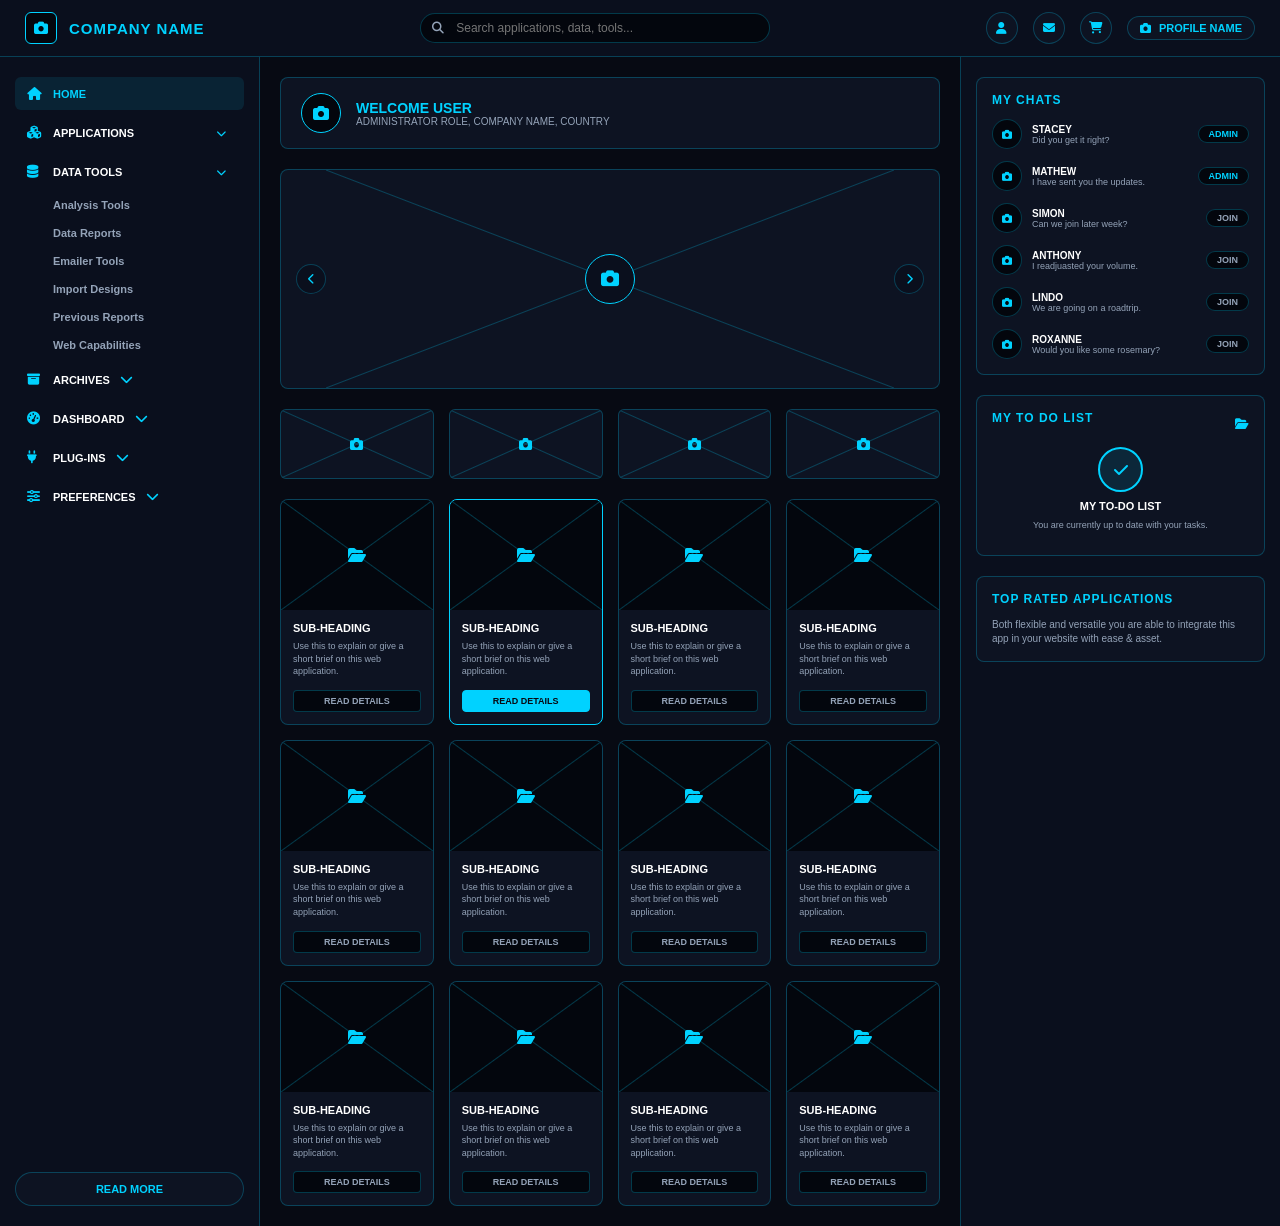
<file: Challenge 13 Web Application UI Design/index.html>
<!DOCTYPE html>
<html lang="en">
<head>
    <meta charset="UTF-8">
    <meta name="viewport" content="width=device-width, initial-scale=1.0">
    <title>NazikDev - Challenge 13 (Web Application UI)</title>
    <link rel="stylesheet" href="style.css">
    <!-- Font Awesome Icons -->
    <link rel="stylesheet" href="https://cdnjs.cloudflare.com/ajax/libs/font-awesome/6.4.0/css/all.min.css">
</head>
<body>

    <!-- Top App Navigation Bar -->
    <header class="app-header">
        <div class="header-left">
            <div class="logo-badge">
                <i class="fas fa-camera"></i>
            </div>
            <span class="company-name">COMPANY NAME</span>
        </div>

        <div class="header-search">
            <input type="text" placeholder="Search applications, data, tools..." aria-label="Search">
            <i class="fas fa-search search-icon"></i>
        </div>

        <div class="header-utilities">
            <button class="utility-icon-btn" aria-label="User Profile"><i class="fas fa-user"></i></button>
            <button class="utility-icon-btn" aria-label="Messages"><i class="fas fa-envelope"></i></button>
            <button class="utility-icon-btn" aria-label="Cart"><i class="fas fa-shopping-cart"></i></button>
            <div class="user-profile-badge">
                <i class="fas fa-camera"></i>
                <span class="profile-name">PROFILE NAME</span>
            </div>
        </div>
    </header>

    <!-- Main Application Grid Layout -->
    <div class="app-main-layout">

        <!-- Sidebar Navigation -->
        <aside class="app-sidebar">
            <nav>
                <ul class="sidebar-menu">
                    <li><a href="#" class="active"><i class="fas fa-home"></i> HOME</a></li>
                    <li class="has-dropdown">
                        <a href="#"><i class="fas fa-cubes"></i> APPLICATIONS <i class="fas fa-chevron-down arrow"></i></a>
                    </li>
                    <li class="has-dropdown active-category">
                        <a href="#"><i class="fas fa-database"></i> DATA TOOLS <i class="fas fa-chevron-down arrow"></i></a>
                        <ul class="submenu">
                            <li><a href="#">Analysis Tools</a></li>
                            <li><a href="#">Data Reports</a></li>
                            <li><a href="#">Emailer Tools</a></li>
                            <li><a href="#">Import Designs</a></li>
                            <li><a href="#">Previous Reports</a></li>
                            <li><a href="#">Web Capabilities</a></li>
                        </ul>
                    </li>
                    <li><a href="#"><i class="fas fa-archive"></i> ARCHIVES <i class="fas fa-chevron-down arrow"></i></a></li>
                    <li><a href="#"><i class="fas fa-tachometer-alt"></i> DASHBOARD <i class="fas fa-chevron-down arrow"></i></a></li>
                    <li><a href="#"><i class="fas fa-plug"></i> PLUG-INS <i class="fas fa-chevron-down arrow"></i></a></li>
                    <li><a href="#"><i class="fas fa-sliders-h"></i> PREFERENCES <i class="fas fa-chevron-down arrow"></i></a></li>
                </ul>
            </nav>
            <div class="sidebar-cta">
                <button class="btn read-more-btn">READ MORE</button>
            </div>
        </aside>

        <!-- Central Content Workspace -->
        <main class="app-workspace">
            
            <!-- Welcome Banner Bar -->
            <div class="welcome-bar">
                <div class="welcome-user-info">
                    <div class="user-avatar-sm"><i class="fas fa-camera"></i></div>
                    <div>
                        <h2>WELCOME USER</h2>
                        <p>ADMINISTRATOR ROLE, COMPANY NAME, COUNTRY</p>
                    </div>
                </div>
            </div>

            <!-- Main Carousel / Hero Showcase Box -->
            <div class="workspace-hero-carousel">
                <button class="carousel-arrow left" aria-label="Previous slide"><i class="fas fa-chevron-left"></i></button>
                <div class="hero-carousel-media">
                    <div class="wireframe-cross" aria-hidden="true"></div>
                    <div class="camera-badge-lg"><i class="fas fa-camera"></i></div>
                </div>
                <button class="carousel-arrow right" aria-label="Next slide"><i class="fas fa-chevron-right"></i></button>
            </div>

            <!-- Thumbnail Ribbon -->
            <div class="thumbnail-ribbon">
                <div class="thumb-item"><div class="wireframe-cross"></div><i class="fas fa-camera"></i></div>
                <div class="thumb-item"><div class="wireframe-cross"></div><i class="fas fa-camera"></i></div>
                <div class="thumb-item"><div class="wireframe-cross"></div><i class="fas fa-camera"></i></div>
                <div class="thumb-item"><div class="wireframe-cross"></div><i class="fas fa-camera"></i></div>
            </div>

            <!-- Data & Tool Cards Grid (Multi-Row Showcase) -->
            <div class="data-cards-grid">
                <!-- Card Item -->
                <div class="data-card">
                    <div class="card-top-media">
                        <div class="wireframe-cross"></div>
                        <i class="fas fa-folder-open"></i>
                    </div>
                    <div class="card-body">
                        <h3>SUB-HEADING</h3>
                        <p>Use this to explain or give a short brief on this web application.</p>
                        <button class="card-action-btn">READ DETAILS</button>
                    </div>
                </div>

                <div class="data-card active-card">
                    <div class="card-top-media">
                        <div class="wireframe-cross"></div>
                        <i class="fas fa-folder-open"></i>
                    </div>
                    <div class="card-body">
                        <h3>SUB-HEADING</h3>
                        <p>Use this to explain or give a short brief on this web application.</p>
                        <button class="card-action-btn active">READ DETAILS</button>
                    </div>
                </div>

                <div class="data-card">
                    <div class="card-top-media">
                        <div class="wireframe-cross"></div>
                        <i class="fas fa-folder-open"></i>
                    </div>
                    <div class="card-body">
                        <h3>SUB-HEADING</h3>
                        <p>Use this to explain or give a short brief on this web application.</p>
                        <button class="card-action-btn">READ DETAILS</button>
                    </div>
                </div>

                <div class="data-card">
                    <div class="card-top-media">
                        <div class="wireframe-cross"></div>
                        <i class="fas fa-folder-open"></i>
                    </div>
                    <div class="card-body">
                        <h3>SUB-HEADING</h3>
                        <p>Use this to explain or give a short brief on this web application.</p>
                        <button class="card-action-btn">READ DETAILS</button>
                    </div>
                </div>

                <!-- Repeat Grid Row 2 -->
                <div class="data-card">
                    <div class="card-top-media"><div class="wireframe-cross"></div><i class="fas fa-folder-open"></i></div>
                    <div class="card-body">
                        <h3>SUB-HEADING</h3>
                        <p>Use this to explain or give a short brief on this web application.</p>
                        <button class="card-action-btn">READ DETAILS</button>
                    </div>
                </div>
                <div class="data-card">
                    <div class="card-top-media"><div class="wireframe-cross"></div><i class="fas fa-folder-open"></i></div>
                    <div class="card-body">
                        <h3>SUB-HEADING</h3>
                        <p>Use this to explain or give a short brief on this web application.</p>
                        <button class="card-action-btn">READ DETAILS</button>
                    </div>
                </div>
                <div class="data-card">
                    <div class="card-top-media"><div class="wireframe-cross"></div><i class="fas fa-folder-open"></i></div>
                    <div class="card-body">
                        <h3>SUB-HEADING</h3>
                        <p>Use this to explain or give a short brief on this web application.</p>
                        <button class="card-action-btn">READ DETAILS</button>
                    </div>
                </div>
                <div class="data-card">
                    <div class="card-top-media"><div class="wireframe-cross"></div><i class="fas fa-folder-open"></i></div>
                    <div class="card-body">
                        <h3>SUB-HEADING</h3>
                        <p>Use this to explain or give a short brief on this web application.</p>
                        <button class="card-action-btn">READ DETAILS</button>
                    </div>
                </div>

                <!-- Repeat Grid Row 3 -->
                <div class="data-card">
                    <div class="card-top-media"><div class="wireframe-cross"></div><i class="fas fa-folder-open"></i></div>
                    <div class="card-body">
                        <h3>SUB-HEADING</h3>
                        <p>Use this to explain or give a short brief on this web application.</p>
                        <button class="card-action-btn">READ DETAILS</button>
                    </div>
                </div>
                <div class="data-card">
                    <div class="card-top-media"><div class="wireframe-cross"></div><i class="fas fa-folder-open"></i></div>
                    <div class="card-body">
                        <h3>SUB-HEADING</h3>
                        <p>Use this to explain or give a short brief on this web application.</p>
                        <button class="card-action-btn">READ DETAILS</button>
                    </div>
                </div>
                <div class="data-card">
                    <div class="card-top-media"><div class="wireframe-cross"></div><i class="fas fa-folder-open"></i></div>
                    <div class="card-body">
                        <h3>SUB-HEADING</h3>
                        <p>Use this to explain or give a short brief on this web application.</p>
                        <button class="card-action-btn">READ DETAILS</button>
                    </div>
                </div>
                <div class="data-card">
                    <div class="card-top-media"><div class="wireframe-cross"></div><i class="fas fa-folder-open"></i></div>
                    <div class="card-body">
                        <h3>SUB-HEADING</h3>
                        <p>Use this to explain or give a short brief on this web application.</p>
                        <button class="card-action-btn">READ DETAILS</button>
                    </div>
                </div>
            </div>

        </main>

        <!-- Right Side Widgets Panel -->
        <aside class="app-widgets-panel">
            <!-- My Chats Widget -->
            <div class="widget-box">
                <h3 class="widget-title">MY CHATS</h3>
                <ul class="chats-list">
                    <li>
                        <div class="chat-avatar"><i class="fas fa-camera"></i></div>
                        <div class="chat-info">
                            <h4>STACEY</h4>
                            <p>Did you get it right?</p>
                        </div>
                        <button class="widget-action-btn">ADMIN</button>
                    </li>
                    <li>
                        <div class="chat-avatar"><i class="fas fa-camera"></i></div>
                        <div class="chat-info">
                            <h4>MATHEW</h4>
                            <p>I have sent you the updates.</p>
                        </div>
                        <button class="widget-action-btn">ADMIN</button>
                    </li>
                    <li>
                        <div class="chat-avatar"><i class="fas fa-camera"></i></div>
                        <div class="chat-info">
                            <h4>SIMON</h4>
                            <p>Can we join later week?</p>
                        </div>
                        <button class="widget-action-btn secondary">JOIN</button>
                    </li>
                    <li>
                        <div class="chat-avatar"><i class="fas fa-camera"></i></div>
                        <div class="chat-info">
                            <h4>ANTHONY</h4>
                            <p>I readjuasted your volume.</p>
                        </div>
                        <button class="widget-action-btn secondary">JOIN</button>
                    </li>
                    <li>
                        <div class="chat-avatar"><i class="fas fa-camera"></i></div>
                        <div class="chat-info">
                            <h4>LINDO</h4>
                            <p>We are going on a roadtrip.</p>
                        </div>
                        <button class="widget-action-btn secondary">JOIN</button>
                    </li>
                    <li>
                        <div class="chat-avatar"><i class="fas fa-camera"></i></div>
                        <div class="chat-info">
                            <h4>ROXANNE</h4>
                            <p>Would you like some rosemary?</p>
                        </div>
                        <button class="widget-action-btn secondary">JOIN</button>
                    </li>
                </ul>
            </div>

            <!-- My To-Do List Widget -->
            <div class="widget-box">
                <div class="widget-header-flex">
                    <h3 class="widget-title">MY TO DO LIST</h3>
                    <i class="fas fa-folder-open icon-sm"></i>
                </div>
                <div class="todo-content text-center">
                    <div class="todo-circle-check">
                        <i class="fas fa-check"></i>
                    </div>
                    <h4>MY TO-DO LIST</h4>
                    <p>You are currently up to date with your tasks.</p>
                </div>
            </div>

            <!-- Top Rated Applications Widget -->
            <div class="widget-box">
                <h3 class="widget-title">TOP RATED APPLICATIONS</h3>
                <p class="widget-desc">Both flexible and versatile you are able to integrate this app in your website with ease & asset.</p>
            </div>
        </aside>

    </div>

</body>
</html>
</file>
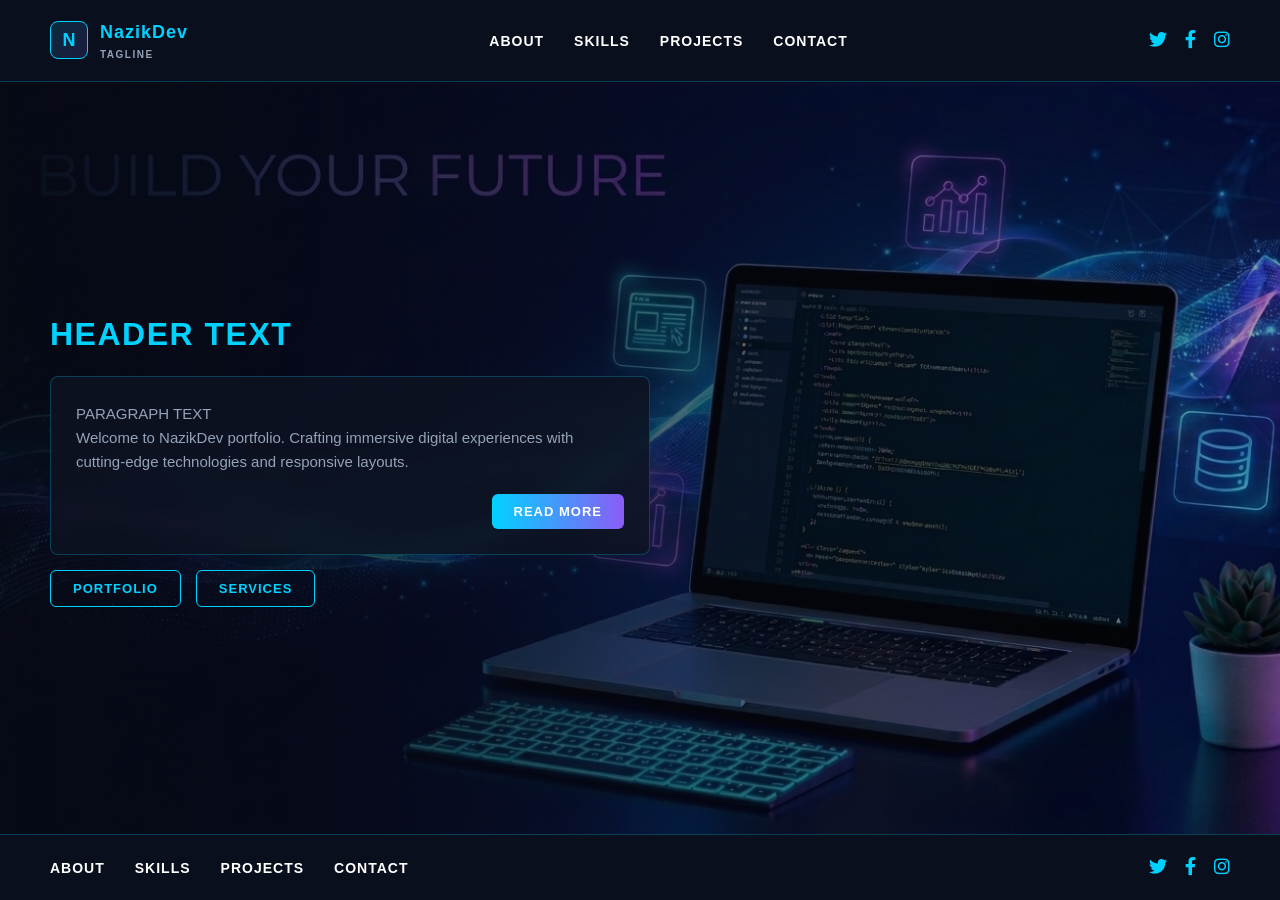
<file: Challenge 2 Responsive_Design/index.html>
<!DOCTYPE html>
<html lang="en">
<head>
    <meta charset="UTF-8">
    <meta name="viewport" content="width=device-width, initial-scale=1.0">
    <title>NazikDev - Challenge 02 (Responsive Design)</title>
    <link rel="stylesheet" href="style.css">
    <!-- Font Awesome Icons -->
    <link rel="stylesheet" href="https://cdnjs.cloudflare.com/ajax/libs/font-awesome/6.0.0/css/all.min.css">
</head>
<body>

    <!-- Responsive Top Navigation Bar -->
    <header class="navbar">
        <div class="logo-container">
            <div class="logo-badge">
                <span class="logo-icon">N</span>
            </div>
            <div class="logo-text">
                <span class="logo">NazikDev</span>
                <span class="tagline">TAGLINE</span>
            </div>
        </div>
        <nav>
            <ul class="nav-links">
                <li><a href="#about">ABOUT</a></li>
                <li><a href="#skills">SKILLS</a></li>
                <li><a href="#projects">PROJECTS</a></li>
                <li><a href="#contact">CONTACT</a></li>
            </ul>
        </nav>
        <div class="social-icons">
            <a href="#" aria-label="Twitter"><i class="fab fa-twitter"></i></a>
            <a href="#" aria-label="Facebook"><i class="fab fa-facebook-f"></i></a>
            <a href="#" aria-label="Instagram"><i class="fab fa-instagram"></i></a>
        </div>
    </header>

    <!-- Responsive Hero Section -->
    <section class="hero-section">
        <div class="hero-container">
            <!-- Left Content Box -->
            <div class="hero-text-box">
                <h1 class="header-text">HEADER TEXT</h1>
                <div class="paragraph-box">
                    <p class="paragraph-text">
                        PARAGRAPH TEXT<br>
                        Welcome to NazikDev portfolio. Crafting immersive digital experiences with cutting-edge technologies and responsive layouts.
                    </p>
                    <button class="btn read-more-btn">READ MORE</button>
                </div>
                <div class="action-buttons">
                    <button class="btn sub-btn">PORTFOLIO</button>
                    <button class="btn sub-btn">SERVICES</button>
                </div>
            </div>
        </div>
    </section>

    <!-- Responsive Footer Bar -->
    <footer class="footerbar">
        <nav>
            <ul class="footer-links">
                <li><a href="#about">ABOUT</a></li>
                <li><a href="#skills">SKILLS</a></li>
                <li><a href="#projects">PROJECTS</a></li>
                <li><a href="#contact">CONTACT</a></li>
            </ul>
        </nav>
        <div class="social-icons">
            <a href="#" aria-label="Twitter"><i class="fab fa-twitter"></i></a>
            <a href="#" aria-label="Facebook"><i class="fab fa-facebook-f"></i></a>
            <a href="#" aria-label="Instagram"><i class="fab fa-instagram"></i></a>
        </div>
    </footer>

</body>
</html>
</file>
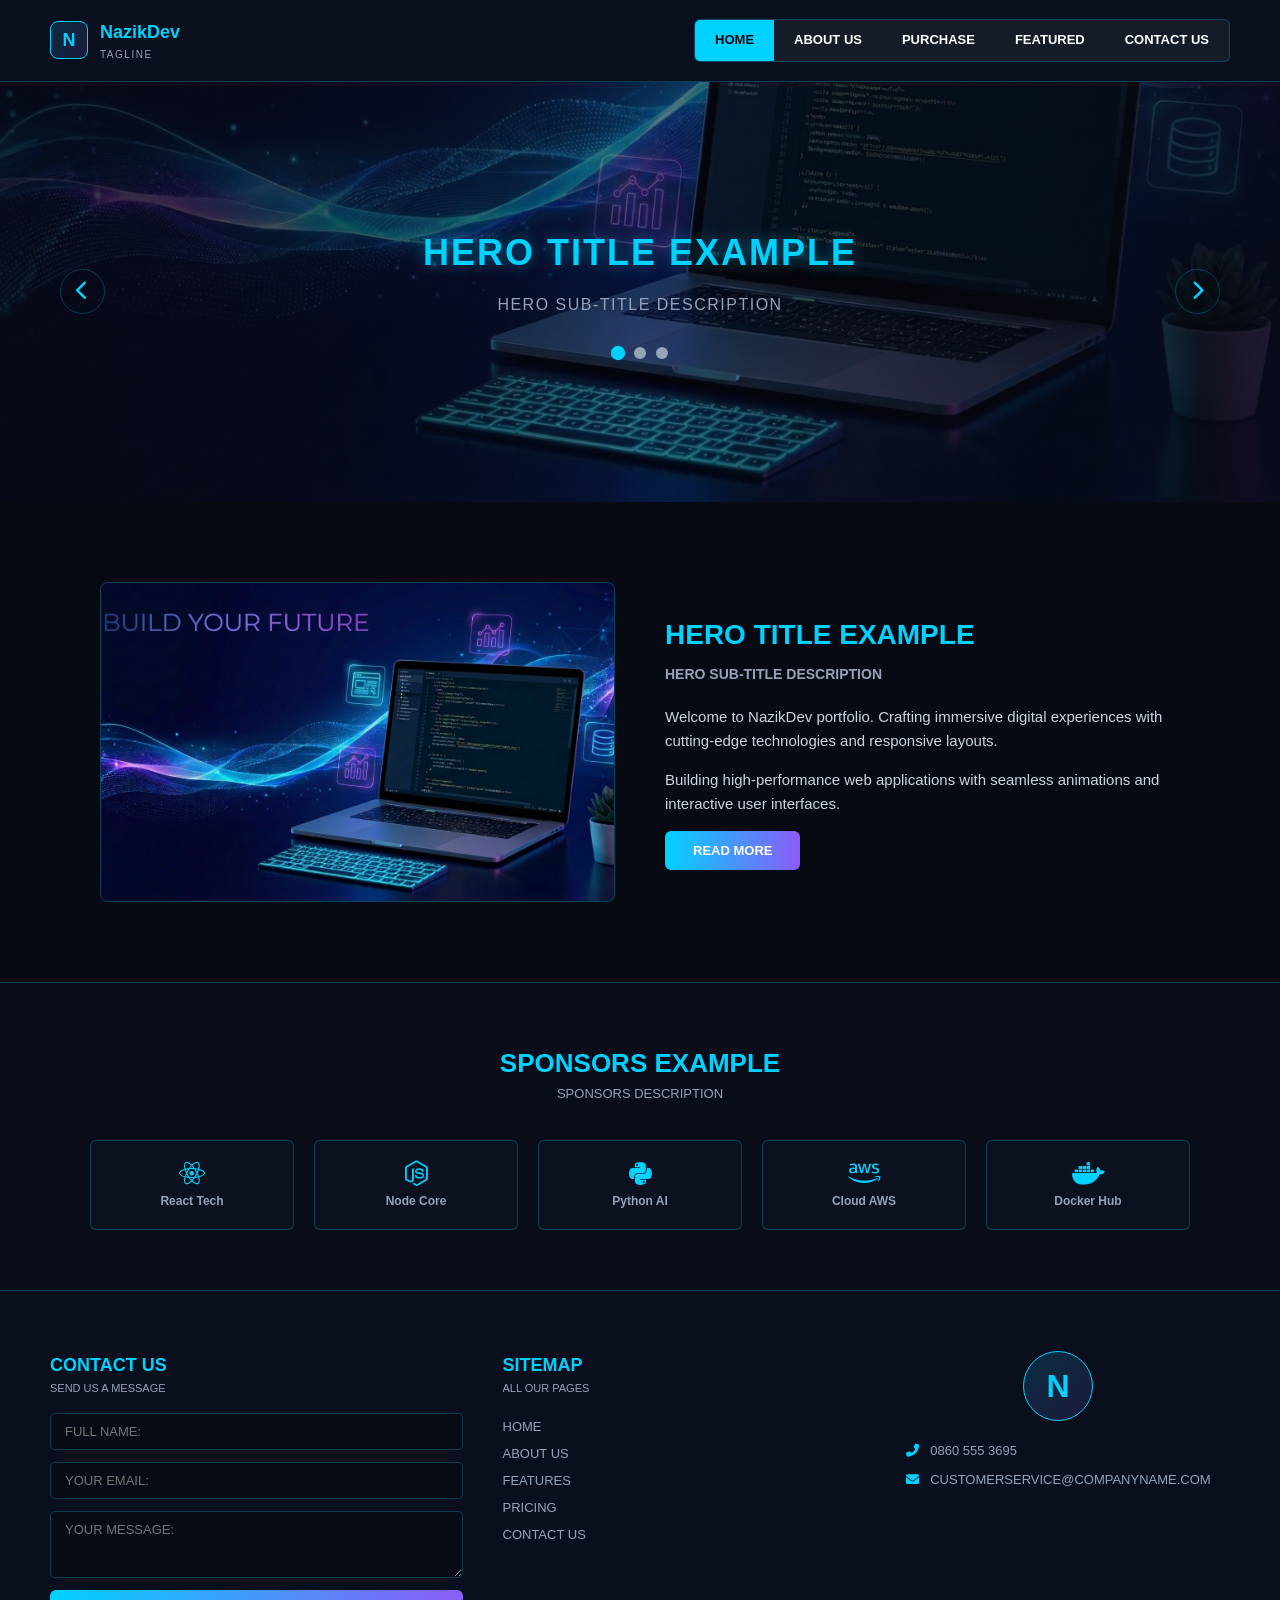
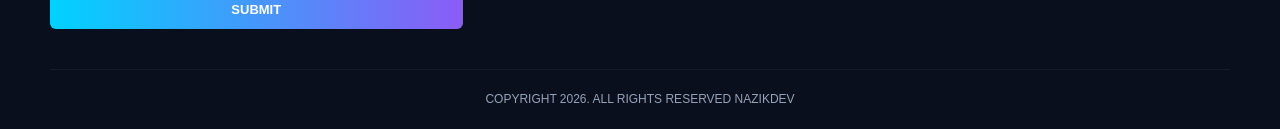
<file: Challenge 3 CSS Animation/index.html>
<!DOCTYPE html>
<html lang="en">
<head>
    <meta charset="UTF-8">
    <meta name="viewport" content="width=device-width, initial-scale=1.0">
    <title>NazikDev - Challenge 03 (Animations & Image Integration)</title>
    <link rel="stylesheet" href="style.css">
    <!-- Font Awesome Icons -->
    <link rel="stylesheet" href="https://cdnjs.cloudflare.com/ajax/libs/font-awesome/6.0.0/css/all.min.css">
</head>
<body>

    <!-- Header Navbar -->
    <header class="navbar">
        <div class="logo-container">
            <div class="logo-badge">
                <span class="logo-icon">N</span>
            </div>
            <div class="logo-text">
                <span class="logo">NazikDev</span>
                <span class="tagline">TAGLINE</span>
            </div>
        </div>
        <nav>
            <ul class="nav-links">
                <li><a href="#home" class="active">HOME</a></li>
                <li><a href="#about">ABOUT US</a></li>
                <li><a href="#purchase">PURCHASE</a></li>
                <li><a href="#featured">FEATURED</a></li>
                <li><a href="#contact">CONTACT US</a></li>
            </ul>
        </nav>
    </header>

    <!-- Animated Hero Section with Background Image -->
    <section id="home" class="hero-section">
        <button class="slider-arrow left-arrow" aria-label="Previous"><i class="fas fa-chevron-left"></i></button>
        
        <div class="hero-container fade-in">
            <h1 class="hero-title">HERO TITLE EXAMPLE</h1>
            <p class="hero-subtitle">HERO SUB-TITLE DESCRIPTION</p>
            
            <div class="slider-dots">
                <span class="dot active"></span>
                <span class="dot"></span>
                <span class="dot"></span>
            </div>
        </div>

        <button class="slider-arrow right-arrow" aria-label="Next"><i class="fas fa-chevron-right"></i></button>
    </section>

    <!-- Main Content Showcase Section (مع تضمين صورة الهيرو الحقيقية داخل الإطار) -->
    <section id="about" class="main-content-section">
        <div class="content-grid">
            <div class="image-box pulse-border">
                <img src="hero-bg.jpg" alt="Hero Laptop Showcase" class="hero-img">
            </div>

            <div class="text-content slide-up">
                <h2>HERO TITLE EXAMPLE</h2>
                <h4>HERO SUB-TITLE DESCRIPTION</h4>
                <p>Welcome to NazikDev portfolio. Crafting immersive digital experiences with cutting-edge technologies and responsive layouts.</p>
                <p>Building high-performance web applications with seamless animations and interactive user interfaces.</p>
                <button class="btn read-more-btn">READ MORE</button>
            </div>
        </div>
    </section>

    <!-- Sponsors Section with Real Tech Logos -->
    <section id="featured" class="sponsors-section">
        <h2>SPONSORS EXAMPLE</h2>
        <p class="sponsors-sub">SPONSORS DESCRIPTION</p>

        <div class="sponsors-grid">
            <div class="sponsor-card">
                <i class="fab fa-react"></i>
                <span>React Tech</span>
            </div>
            <div class="sponsor-card">
                <i class="fab fa-node-js"></i>
                <span>Node Core</span>
            </div>
            <div class="sponsor-card">
                <i class="fab fa-python"></i>
                <span>Python AI</span>
            </div>
            <div class="sponsor-card">
                <i class="fab fa-aws"></i>
                <span>Cloud AWS</span>
            </div>
            <div class="sponsor-card">
                <i class="fab fa-docker"></i>
                <span>Docker Hub</span>
            </div>
        </div>
    </section>

    <!-- Advanced Footer & Contact Section -->
    <footer id="contact" class="footerbar">
        <div class="footer-container">
            <!-- Contact Us Form -->
            <div class="footer-col contact-form-col">
                <h3>CONTACT US</h3>
                <p class="col-sub">SEND US A MESSAGE</p>
                <form class="contact-form" action="#" method="post" onsubmit="return false;">
                    <input type="text" placeholder="FULL NAME:" required>
                    <input type="email" placeholder="YOUR EMAIL:" required>
                    <textarea placeholder="YOUR MESSAGE:" rows="3" required></textarea>
                    <button type="submit" class="btn submit-btn">SUBMIT</button>
                </form>
            </div>

            <!-- Sitemap Links -->
            <div class="footer-col sitemap-col">
                <h3>SITEMAP</h3>
                <p class="col-sub">ALL OUR PAGES</p>
                <ul>
                    <li><a href="#home">HOME</a></li>
                    <li><a href="#about">ABOUT US</a></li>
                    <li><a href="#featured">FEATURES</a></li>
                    <li><a href="#purchase">PRICING</a></li>
                    <li><a href="#contact">CONTACT US</a></li>
                </ul>
            </div>

            <!-- Logo and Direct Contact Info -->
            <div class="footer-col info-col">
                <div class="footer-logo">
                    <div class="logo-badge large">
                        <span class="logo-icon">N</span>
                    </div>
                </div>
                <div class="contact-info">
                    <p><i class="fas fa-phone-alt"></i> 0860 555 3695</p>
                    <p><i class="fas fa-envelope"></i> CUSTOMERSERVICE@COMPANYNAME.COM</p>
                </div>
            </div>
        </div>

        <div class="copyright-bar">
            <p>COPYRIGHT 2026. ALL RIGHTS RESERVED NAZIKDEV</p>
        </div>
    </footer>

</body>
</html>
</file>
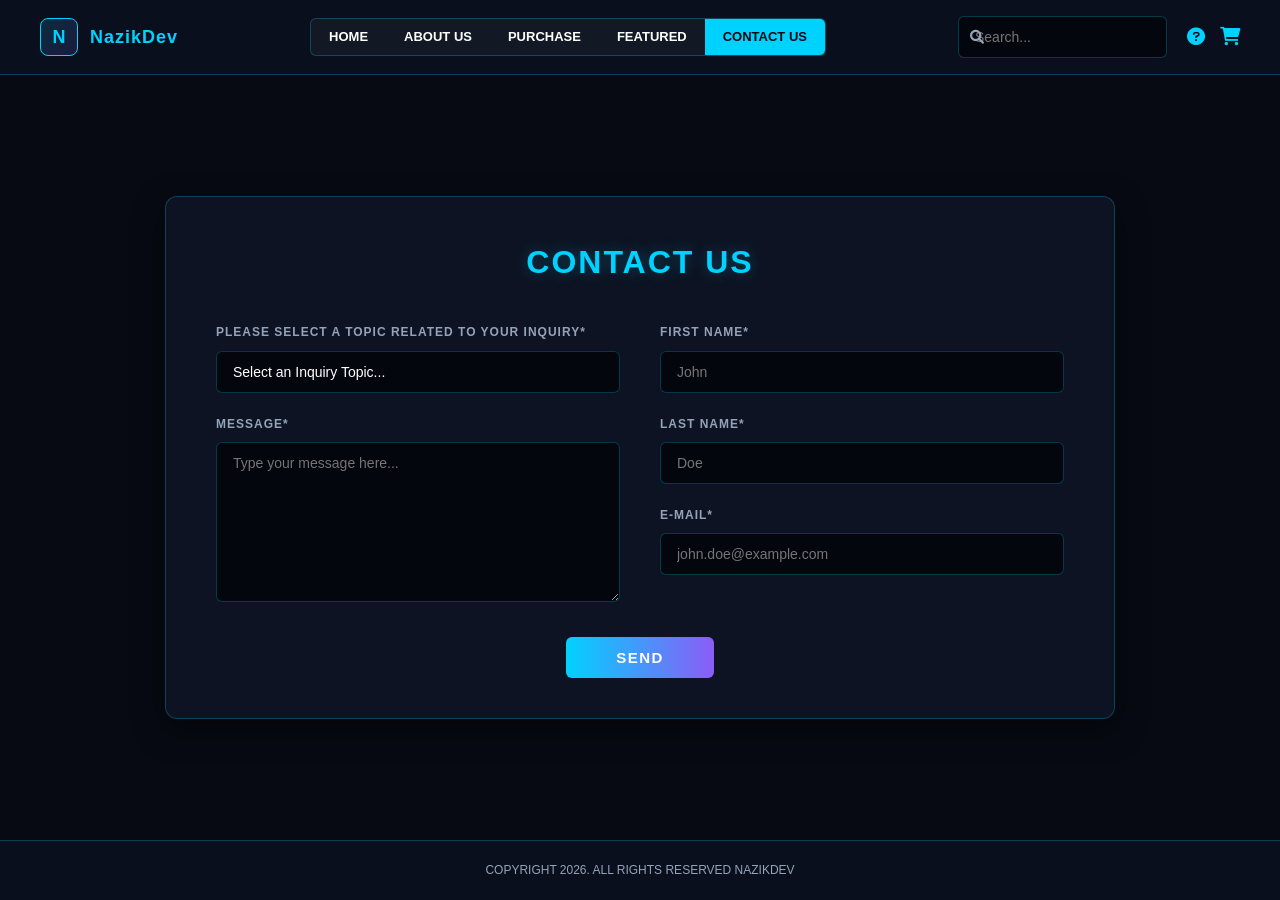
<file: Challenge 4 Form Styling/index.html>
<!DOCTYPE html>
<html lang="en">
<head>
    <meta charset="UTF-8">
    <meta name="viewport" content="width=device-width, initial-scale=1.0">
    <title>NazikDev - Challenge 04 (Form Styling)</title>
    <link rel="stylesheet" href="style.css">
    <!-- Font Awesome Icons -->
    <link rel="stylesheet" href="https://cdnjs.cloudflare.com/ajax/libs/font-awesome/6.0.0/css/all.min.css">
</head>
<body>

    <!-- Header Navbar with Search and Utility Icons -->
    <header class="navbar">
        <div class="logo-container">
            <div class="logo-badge">
                <span class="logo-icon">N</span>
            </div>
            <div class="logo-text">
                <span class="logo">NazikDev</span>
            </div>
        </div>

        <nav>
            <ul class="nav-links">
                <li><a href="#home">HOME</a></li>
                <li><a href="#about">ABOUT US</a></li>
                <li><a href="#purchase">PURCHASE</a></li>
                <li><a href="#featured">FEATURED</a></li>
                <li><a href="#contact" class="active">CONTACT US</a></li>
            </ul>
        </nav>

        <div class="nav-utilities">
            <div class="search-box">
                <i class="fas fa-search search-icon"></i>
                <input type="text" placeholder="Search..." aria-label="Search">
            </div>
            <div class="utility-icons">
                <a href="#" class="icon-btn" title="Help"><i class="fas fa-question-circle"></i></a>
                <a href="#" class="icon-btn" title="Cart"><i class="fas fa-shopping-cart"></i></a>
            </div>
        </div>
    </header>

    <!-- Form Section -->
    <main class="form-section">
        <div class="form-card fade-in">
            <h1 class="form-title">CONTACT US</h1>

            <form class="contact-form" action="#" method="post" onsubmit="return false;">
                <div class="form-grid">
                    <!-- Left Column -->
                    <div class="form-col left-col">
                        <div class="form-group">
                            <label for="topic">PLEASE SELECT A TOPIC RELATED TO YOUR INQUIRY*</label>
                            <select id="topic" name="topic" required>
                                <option value="" disabled selected>Select an Inquiry Topic...</option>
                                <option value="general">General Project Inquiry</option>
                                <option value="web-dev">Web Development / Portfolio</option>
                                <option value="design">UI/UX Design Services</option>
                                <option value="support">Technical Support</option>
                            </select>
                        </div>

                        <div class="form-group full-height">
                            <label for="message">MESSAGE*</label>
                            <textarea id="message" name="message" placeholder="Type your message here..." required></textarea>
                        </div>
                    </div>

                    <!-- Right Column -->
                    <div class="form-col right-col">
                        <div class="form-group">
                            <label for="firstName">FIRST NAME*</label>
                            <input type="text" id="firstName" name="firstName" placeholder="John" required>
                        </div>

                        <div class="form-group">
                            <label for="lastName">LAST NAME*</label>
                            <input type="text" id="lastName" name="lastName" placeholder="Doe" required>
                        </div>

                        <div class="form-group">
                            <label for="email">E-MAIL*</label>
                            <input type="email" id="email" name="email" placeholder="john.doe@example.com" required>
                        </div>
                    </div>
                </div>

                <!-- Submit Action -->
                <div class="form-submit-container">
                    <button type="submit" class="btn send-btn">SEND</button>
                </div>
            </form>
        </div>
    </main>

    <!-- Footer Bar -->
    <footer class="footerbar">
        <p>COPYRIGHT 2026. ALL RIGHTS RESERVED NAZIKDEV</p>
    </footer>

</body>
</html>
</file>
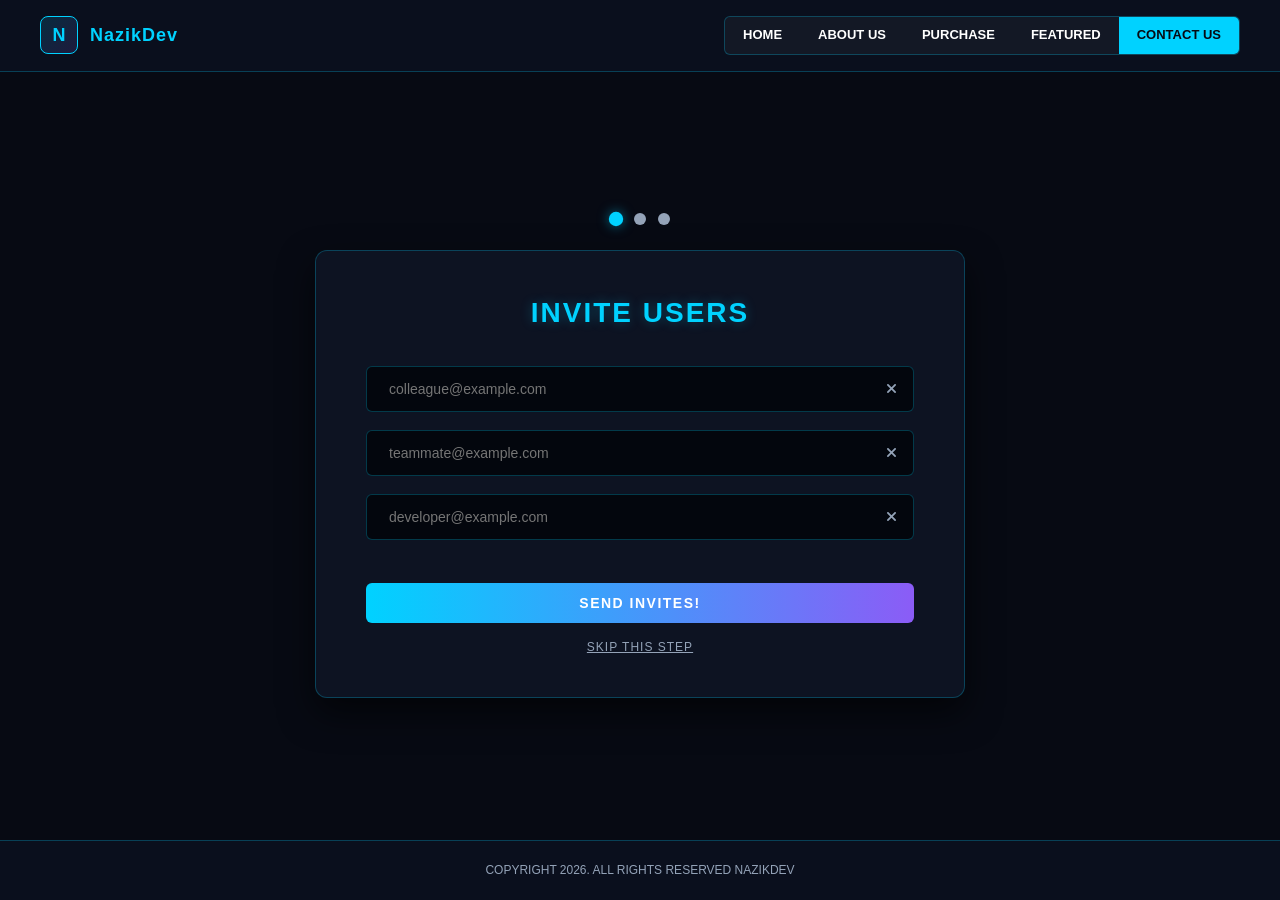
<file: Challenge 5 FlexboxGrid Layout/index.html>
<!DOCTYPE html>
<html lang="en">
<head>
    <meta charset="UTF-8">
    <meta name="viewport" content="width=device-width, initial-scale=1.0">
    <title>NazikDev - Challenge 05 (Flexbox & Grid Layout)</title>
    <link rel="stylesheet" href="style.css">
    <!-- Font Awesome Icons -->
    <link rel="stylesheet" href="https://cdnjs.cloudflare.com/ajax/libs/font-awesome/6.0.0/css/all.min.css">
</head>
<body>

    <!-- Header Navbar -->
    <header class="navbar">
        <div class="logo-container">
            <div class="logo-badge">
                <span class="logo-icon">N</span>
            </div>
            <div class="logo-text">
                <span class="logo">NazikDev</span>
            </div>
        </div>

        <nav>
            <ul class="nav-links">
                <li><a href="#home">HOME</a></li>
                <li><a href="#about">ABOUT US</a></li>
                <li><a href="#purchase">PURCHASE</a></li>
                <li><a href="#featured">FEATURED</a></li>
                <li><a href="#contact" class="active">CONTACT US</a></li>
            </ul>
        </nav>
    </header>

    <!-- Main Section with Invite Users Modal / Box -->
    <main class="invite-section">
        <!-- Step Indicators -->
        <div class="step-indicators">
            <span class="step-dot active"></span>
            <span class="step-dot"></span>
            <span class="step-dot"></span>
        </div>

        <!-- Invite Box Card -->
        <div class="invite-card fade-in">
            <h1 class="invite-title">INVITE USERS</h1>

            <form class="invite-form" action="#" method="post" onsubmit="return false;">
                <div class="invite-input-group">
                    <input type="email" placeholder="colleague@example.com" required>
                    <button type="button" class="remove-field-btn"><i class="fas fa-times"></i></button>
                </div>

                <div class="invite-input-group">
                    <input type="email" placeholder="teammate@example.com" required>
                    <button type="button" class="remove-field-btn"><i class="fas fa-times"></i></button>
                </div>

                <div class="invite-input-group">
                    <input type="email" placeholder="developer@example.com" required>
                    <button type="button" class="remove-field-btn"><i class="fas fa-times"></i></button>
                </div>

                <!-- Form Actions -->
                <div class="invite-actions">
                    <button type="submit" class="btn send-invites-btn">SEND INVITES!</button>
                    <a href="#" class="skip-step">SKIP THIS STEP</a>
                </div>
            </form>
        </div>
    </main>

    <!-- Footer Bar -->
    <footer class="footerbar">
        <p>COPYRIGHT 2026. ALL RIGHTS RESERVED NAZIKDEV</p>
    </footer>

</body>
</html>
</file>
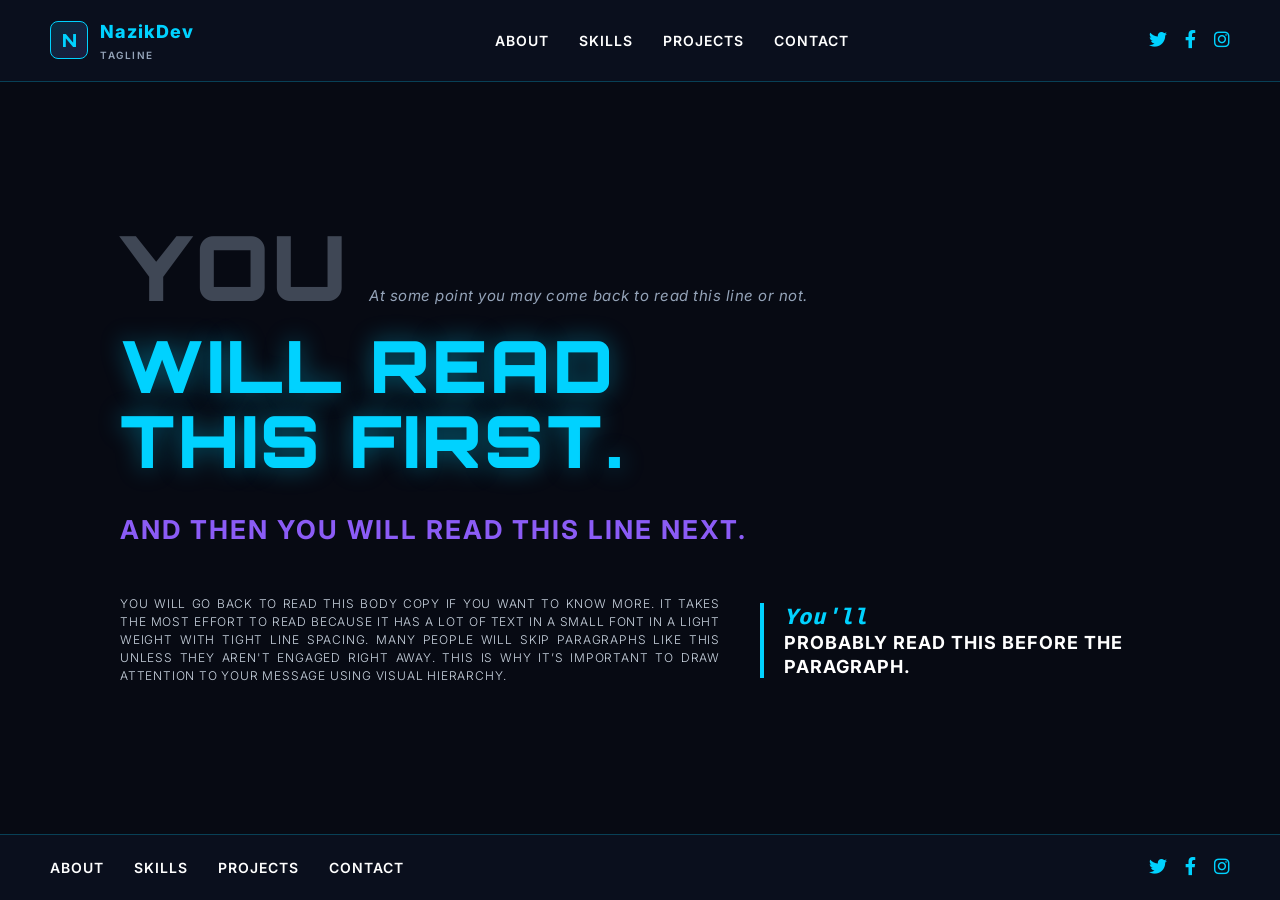
<file: Challenge 6 Typography/index.html>
<!DOCTYPE html>
<html lang="en">
<head>
    <meta charset="UTF-8">
    <meta name="viewport" content="width=device-width, initial-scale=1.0">
    <title>NazikDev - Challenge 06 (Typography Challenge)</title>
    <link rel="stylesheet" href="style.css">
    <!-- Google Fonts for Typography Hierarchy -->
    <link rel="preconnect" href="https://fonts.googleapis.com">
    <link rel="preconnect" href="https://fonts.gstatic.com" crossorigin>
    <link href="https://fonts.googleapis.com/css2?family=Fira+Code:wght@400;600&family=Inter:wght@300;400;600;700;900&family=Orbitron:wght@800;900&display=swap" rel="stylesheet">
    <!-- Font Awesome Icons -->
    <link rel="stylesheet" href="https://cdnjs.cloudflare.com/ajax/libs/font-awesome/6.0.0/css/all.min.css">
</head>
<body>

    <!-- Header Navbar -->
    <header class="navbar">
        <div class="logo-container">
            <div class="logo-badge">
                <span class="logo-icon">N</span>
            </div>
            <div class="logo-text">
                <span class="logo">NazikDev</span>
                <span class="tagline">TAGLINE</span>
            </div>
        </div>

        <nav>
            <ul class="nav-links">
                <li><a href="#about">ABOUT</a></li>
                <li><a href="#skills">SKILLS</a></li>
                <li><a href="#projects">PROJECTS</a></li>
                <li><a href="#contact">CONTACT</a></li>
            </ul>
        </nav>

        <div class="social-icons">
            <a href="#" aria-label="Twitter"><i class="fab fa-twitter"></i></a>
            <a href="#" aria-label="Facebook"><i class="fab fa-facebook-f"></i></a>
            <a href="#" aria-label="Instagram"><i class="fab fa-instagram"></i></a>
        </div>
    </header>

    <!-- Main Typography Hierarchy Section -->
    <main class="typography-container">
        <!-- Top Secondary Line -->
        <div class="top-line-wrapper">
            <span class="huge-word">YOU</span>
            <span class="line-text">At some point you may come back to read this line or not.</span>
        </div>

        <!-- Primary Giant Heading (First Thing Read) -->
        <h1 class="giant-heading">
            WILL READ<br>
            THIS FIRST.
        </h1>

        <!-- Secondary Heading (Second Thing Read) -->
        <h2 class="secondary-heading">
            AND THEN YOU WILL READ THIS LINE NEXT.
        </h2>

        <!-- Bottom Body Grid (Paragraph vs Callout Quote) -->
        <div class="content-grid">
            <!-- Paragraph Copy (Read Last) -->
            <div class="body-copy">
                <p>
                    YOU WILL GO BACK TO READ THIS BODY COPY IF YOU WANT TO KNOW MORE. 
                    IT TAKES THE MOST EFFORT TO READ BECAUSE IT HAS A LOT OF TEXT IN A SMALL FONT IN A LIGHT WEIGHT WITH TIGHT LINE SPACING. 
                    MANY PEOPLE WILL SKIP PARAGRAPHS LIKE THIS UNLESS THEY AREN'T ENGAGED RIGHT AWAY. 
                    THIS IS WHY IT’S IMPORTANT TO DRAW ATTENTION TO YOUR MESSAGE USING VISUAL HIERARCHY.
                </p>
            </div>

            <!-- Callout / Pull Quote (Read Before Paragraph) -->
            <div class="callout-box">
                <p class="callout-text">
                    <span class="handwritten">You'll</span><br>
                    PROBABLY READ THIS BEFORE THE PARAGRAPH.
                </p>
            </div>
        </div>
    </main>

    <!-- Footer Bar -->
    <footer class="footerbar">
        <ul class="footer-links">
            <li><a href="#about">ABOUT</a></li>
            <li><a href="#skills">SKILLS</a></li>
            <li><a href="#projects">PROJECTS</a></li>
            <li><a href="#contact">CONTACT</a></li>
        </ul>
        <div class="social-icons">
            <a href="#" aria-label="Twitter"><i class="fab fa-twitter"></i></a>
            <a href="#" aria-label="Facebook"><i class="fab fa-facebook-f"></i></a>
            <a href="#" aria-label="Instagram"><i class="fab fa-instagram"></i></a>
        </div>
    </footer>

</body>
</html>
</file>
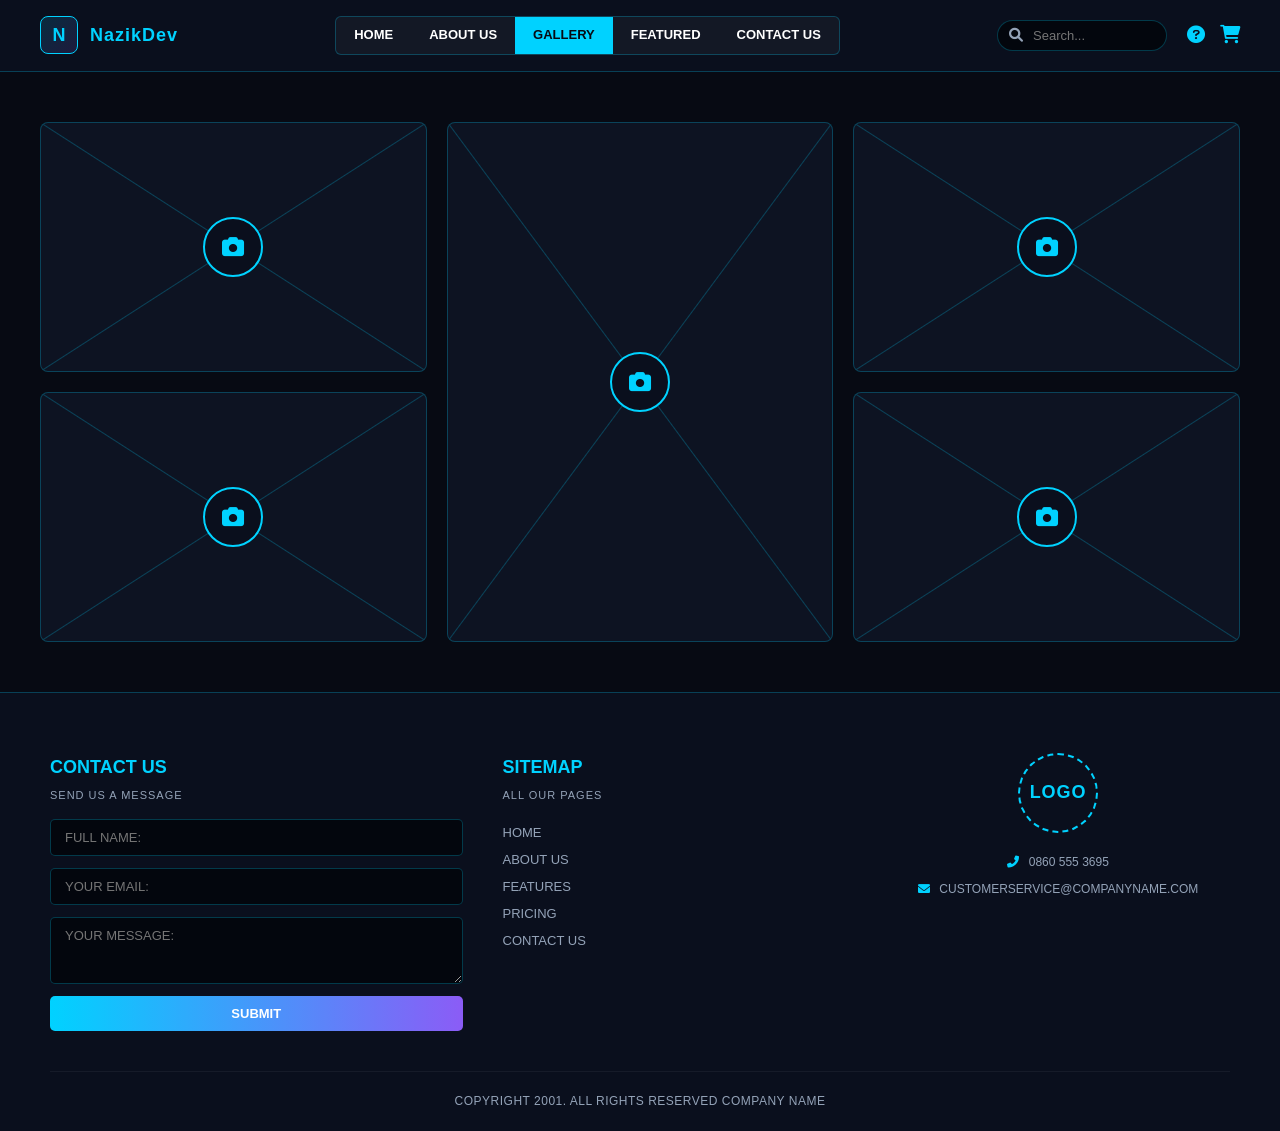
<file: Challenge 7 Image Gallery Challenge/index.html>
<!DOCTYPE html>
<html lang="en">
<head>
    <meta charset="UTF-8">
    <meta name="viewport" content="width=device-width, initial-scale=1.0">
    <title>NazikDev - Challenge 07 (Image Gallery)</title>
    <link rel="stylesheet" href="style.css">
    <!-- Font Awesome Icons -->
    <link rel="stylesheet" href="https://cdnjs.cloudflare.com/ajax/libs/font-awesome/6.0.0/css/all.min.css">
</head>
<body>

    <!-- Header Navbar -->
    <header class="navbar">
        <div class="logo-container">
            <div class="logo-badge">
                <span class="logo-icon">N</span>
            </div>
            <div class="logo-text">
                <span class="logo">NazikDev</span>
            </div>
        </div>

        <nav>
            <ul class="nav-links">
                <li><a href="#home">HOME</a></li>
                <li><a href="#about">ABOUT US</a></li>
                <li><a href="#gallery" class="active">GALLERY</a></li>
                <li><a href="#featured">FEATURED</a></li>
                <li><a href="#contact">CONTACT US</a></li>
            </ul>
        </nav>

        <div class="nav-utilities">
            <div class="search-box">
                <i class="fas fa-search search-icon"></i>
                <input type="text" placeholder="Search..." aria-label="Search">
            </div>
            <div class="utility-icons">
                <a href="#" class="icon-btn" title="Help"><i class="fas fa-question-circle"></i></a>
                <a href="#" class="icon-btn" title="Cart"><i class="fas fa-shopping-cart"></i></a>
            </div>
        </div>
    </header>

    <!-- Image Gallery Section -->
    <main id="gallery" class="gallery-section">
        <div class="gallery-grid">
            <!-- Gallery Item 1 -->
            <div class="gallery-item item-1">
                <div class="wireframe-cross"></div>
                <div class="camera-badge"><i class="fas fa-camera"></i></div>
                <div class="gallery-overlay"><span>Project Alpha</span></div>
            </div>

            <!-- Gallery Item 2 (Tall spanning item) -->
            <div class="gallery-item item-2">
                <div class="wireframe-cross"></div>
                <div class="camera-badge"><i class="fas fa-camera"></i></div>
                <div class="gallery-overlay"><span>Cyberpunk UI</span></div>
            </div>

            <!-- Gallery Item 3 (Wide spanning item) -->
            <div class="gallery-item item-3">
                <div class="wireframe-cross"></div>
                <div class="camera-badge"><i class="fas fa-camera"></i></div>
                <div class="gallery-overlay"><span>Neural Network</span></div>
            </div>

            <!-- Gallery Item 4 -->
            <div class="gallery-item item-4">
                <div class="wireframe-cross"></div>
                <div class="camera-badge"><i class="fas fa-camera"></i></div>
                <div class="gallery-overlay"><span>Quantum Core</span></div>
            </div>

            <!-- Gallery Item 5 -->
            <div class="gallery-item item-5">
                <div class="wireframe-cross"></div>
                <div class="camera-badge"><i class="fas fa-camera"></i></div>
                <div class="gallery-overlay"><span>Matrix Grid</span></div>
            </div>
        </div>
    </main>

    <!-- Comprehensive Footer & Contact Section -->
    <footer id="contact" class="footerbar">
        <div class="footer-container">
            <!-- Contact Us Column -->
            <div class="footer-col contact-col">
                <h3>CONTACT US</h3>
                <p class="col-sub">SEND US A MESSAGE</p>
                <form class="contact-form" action="#" method="post" onsubmit="return false;">
                    <input type="text" placeholder="FULL NAME:" required>
                    <input type="email" placeholder="YOUR EMAIL:" required>
                    <textarea placeholder="YOUR MESSAGE:" rows="3" required></textarea>
                    <button type="submit" class="btn submit-btn">SUBMIT</button>
                </form>
            </div>

            <!-- Sitemap Column -->
            <div class="footer-col sitemap-col">
                <h3>SITEMAP</h3>
                <p class="col-sub">ALL OUR PAGES</p>
                <ul>
                    <li><a href="#home">HOME</a></li>
                    <li><a href="#about">ABOUT US</a></li>
                    <li><a href="#featured">FEATURES</a></li>
                    <li><a href="#pricing">PRICING</a></li>
                    <li><a href="#contact">CONTACT US</a></li>
                </ul>
            </div>

            <!-- Logo & Info Column -->
            <div class="footer-col info-col">
                <div class="footer-logo-circle">
                    <span class="logo">LOGO</span>
                </div>
                <div class="contact-info">
                    <p><i class="fas fa-phone-alt"></i> 0860 555 3695</p>
                    <p><i class="fas fa-envelope"></i> CUSTOMERSERVICE@COMPANYNAME.COM</p>
                </div>
            </div>
        </div>

        <div class="copyright-bar">
            <p>COPYRIGHT 2001. ALL RIGHTS RESERVED COMPANY NAME</p>
        </div>
    </footer>

</body>
</html>
</file>
<file: style.css>
/* =================================================
   NazikDev Portfolio Showcase Master Stylesheet
   ================================================= */

:root {
    --bg-dark: #070a13;
    --card-bg: #0d1322;
    --input-bg: #03060d;
    --accent-blue: #00d2ff;
    --accent-purple: #8b5cf6;
    --text-white: #ffffff;
    --text-gray: #94a3b8;
    --nav-bg: #0a0f1d;
    --border-color: rgba(0, 210, 255, 0.25);
}

* {
    box-sizing: border-box;
    margin: 0;
    padding: 0;
    font-family: 'Segoe UI', Tahoma, Geneva, Verdana, sans-serif;
}

body {
    background-color: var(--bg-dark);
    color: var(--text-white);
    min-height: 100vh;
    display: flex;
    flex-direction: column;
}

/* Navbar */
.navbar {
    background-color: var(--nav-bg);
    display: flex;
    justify-content: space-between;
    align-items: center;
    padding: 16px 40px;
    border-bottom: 1px solid var(--border-color);
}

.logo-container {
    display: flex;
    align-items: center;
    gap: 12px;
}

.logo-badge {
    width: 38px;
    height: 38px;
    background: linear-gradient(135deg, rgba(0, 210, 255, 0.15), rgba(139, 92, 246, 0.15));
    border: 1.5px solid var(--accent-blue);
    border-radius: 8px;
    display: flex;
    align-items: center;
    justify-content: center;
}

.logo-icon {
    font-size: 18px;
    font-weight: 900;
    color: var(--accent-blue);
}

.logo-text {
    font-size: 18px;
    font-weight: 800;
    color: var(--accent-blue);
    letter-spacing: 1px;
}

.nav-badge-info span {
    background: rgba(0, 210, 255, 0.1);
    border: 1px solid var(--border-color);
    padding: 6px 15px;
    border-radius: 20px;
    font-size: 11px;
    font-weight: 700;
    color: var(--accent-blue);
}

/* Hero Section */
.portfolio-hero {
    padding: 60px 20px;
    text-align: center;
    background: radial-gradient(circle at center, #0f172a 0%, var(--bg-dark) 70%);
    border-bottom: 1px solid var(--border-color);
}

.hero-content {
    max-width: 800px;
    margin: 0 auto;
}

.hero-title {
    font-size: 32px;
    font-weight: 900;
    color: var(--accent-blue);
    letter-spacing: 2px;
    margin-bottom: 15px;
}

.hero-desc {
    font-size: 14px;
    color: var(--text-gray);
    line-height: 1.6;
    margin-bottom: 25px;
}

.tech-stack-badges {
    display: flex;
    justify-content: center;
    gap: 10px;
    flex-wrap: wrap;
}

.tech-stack-badges span {
    background-color: var(--card-bg);
    border: 1px solid var(--border-color);
    padding: 5px 12px;
    border-radius: 6px;
    font-size: 11px;
    color: var(--text-white);
    font-weight: 600;
}

/* Challenges Container */
.challenges-container {
    max-width: 1300px;
    margin: 40px auto;
    padding: 0 20px;
    flex-grow: 1;
    width: 100%;
}

.section-heading {
    font-size: 20px;
    font-weight: 800;
    color: var(--text-white);
    margin-bottom: 30px;
    letter-spacing: 1px;
    border-left: 4px solid var(--accent-blue);
    padding-left: 12px;
}

.challenges-grid {
    display: grid;
    grid-template-columns: repeat(auto-fill, minmax(280px, 1fr));
    gap: 25px;
}

.challenge-card {
    background-color: var(--card-bg);
    border: 1px solid var(--border-color);
    border-radius: 10px;
    padding: 25px;
    display: flex;
    flex-direction: column;
    justify-content: space-between;
    transition: all 0.3s ease;
    position: relative;
    overflow: hidden;
}

.challenge-card:hover {
    transform: translateY(-5px);
    border-color: var(--accent-blue);
    box-shadow: 0 10px 30px rgba(0, 210, 255, 0.2);
}

.challenge-card.featured {
    border-color: rgba(139, 92, 246, 0.4);
    background: linear-gradient(135deg, var(--card-bg), #0f0f24);
}

.card-number {
    font-size: 28px;
    font-weight: 900;
    color: rgba(0, 210, 255, 0.2);
    margin-bottom: 10px;
}

.challenge-card h3 {
    font-size: 16px;
    font-weight: 800;
    color: var(--accent-blue);
    margin-bottom: 8px;
}

.challenge-card p {
    font-size: 12px;
    color: var(--text-gray);
    line-height: 1.5;
    margin-bottom: 20px;
    flex-grow: 1;
}

.view-btn {
    display: inline-flex;
    align-items: center;
    gap: 8px;
    background-color: var(--input-bg);
    border: 1px solid var(--border-color);
    color: var(--text-white);
    padding: 8px 16px;
    border-radius: 6px;
    font-size: 11px;
    font-weight: 700;
    text-decoration: none;
    transition: all 0.3s;
    align-self: flex-start;
}

.view-btn:hover {
    background: linear-gradient(90deg, var(--accent-blue), var(--accent-purple));
    color: var(--text-white);
    border-color: transparent;
}

/* Footer */
.portfolio-footer {
    background-color: var(--nav-bg);
    text-align: center;
    padding: 25px;
    border-top: 1px solid var(--border-color);
    font-size: 12px;
    color: var(--text-gray);
}

/* Responsiveness */
@media (max-width: 768px) {
    .navbar {
        flex-direction: column;
        gap: 15px;
        text-align: center;
    }
}
</file>
<file: Challenge 1 Build a Personal Portfolio Page/style.css>
/* =================================================
   Coding Challenge 1: Personal Portfolio Wireframe
   ================================================= */

:root {
    --bg-dark: #070a13;
    --card-bg: rgba(13, 19, 34, 0.85);
    --accent-blue: #00d2ff;
    --accent-purple: #8b5cf6;
    --text-white: #ffffff;
    --text-gray: #94a3b8;
    --nav-bg: #0a0f1d;
    --border-color: rgba(0, 210, 255, 0.25);
}

* {
    box-sizing: border-box;
    margin: 0;
    padding: 0;
    font-family: 'Segoe UI', Tahoma, Geneva, Verdana, sans-serif;
}

body {
    background-color: var(--bg-dark);
    color: var(--text-white);
    line-height: 1.6;
    min-height: 100vh;
    display: flex;
    flex-direction: column;
    justify-content: space-between;
}

/* =================================================
   Navbar & Footer
   ================================================= */
.navbar, .footerbar {
    background-color: var(--nav-bg);
    display: flex;
    justify-content: space-between;
    align-items: center;
    padding: 18px 50px;
    border-bottom: 1px solid var(--border-color);
}

.footerbar {
    border-top: 1px solid var(--border-color);
    border-bottom: none;
}

.logo-container {
    display: flex;
    align-items: center;
    gap: 12px;
}

.logo-badge {
    width: 38px;
    height: 38px;
    background: linear-gradient(135deg, rgba(0, 210, 255, 0.15), rgba(139, 92, 246, 0.15));
    border: 1.5px solid var(--accent-blue);
    border-radius: 8px;
    display: flex;
    align-items: center;
    justify-content: center;
}

.logo-icon {
    font-size: 18px;
    font-weight: 900;
    color: var(--accent-blue);
}

.logo-text {
    display: flex;
    flex-direction: column;
}

.logo {
    font-size: 18px;
    font-weight: 800;
    color: var(--accent-blue);
    letter-spacing: 1px;
}

.tagline {
    font-size: 10px;
    color: var(--text-gray);
    letter-spacing: 1.5px;
    font-weight: 600;
}

ul.nav-links, ul.footer-links {
    list-style: none;
    display: flex;
    gap: 30px;
}

ul.nav-links a, ul.footer-links a {
    color: var(--text-white);
    text-decoration: none;
    font-size: 14px;
    font-weight: 600;
    letter-spacing: 1px;
    transition: color 0.3s;
}

ul.nav-links a:hover, ul.footer-links a:hover {
    color: var(--accent-blue);
}

.social-icons {
    display: flex;
    gap: 18px;
}

.social-icons a {
    color: var(--accent-blue);
    font-size: 18px;
    text-decoration: none;
    transition: transform 0.2s, color 0.2s;
}

.social-icons a:hover {
    transform: translateY(-2px);
    color: var(--text-white);
}

/* =================================================
   Hero Section (مع تعديل إخفاء النص العلوي للصورة)
   ================================================= */
.hero-section {
    position: relative;
    background: linear-gradient(90deg, rgba(7, 10, 19, 0.9) 0%, rgba(7, 10, 19, 0.6) 50%, rgba(7, 10, 19, 0.3) 100%), url('hero-bg.jpg') no-repeat center bottom/cover;
    padding: 80px 50px;
    flex-grow: 1;
    display: flex;
    align-items: center;
}

.hero-container {
    max-width: 1200px;
    margin: 0 auto;
    width: 100%;
    display: grid;
    grid-template-columns: 1fr;
    gap: 40px;
    align-items: center;
    position: relative;
    z-index: 2;
}

.hero-text-box {
    display: flex;
    flex-direction: column;
    gap: 15px;
    max-width: 600px;
}

.header-text {
    font-size: 32px;
    font-weight: 800;
    color: var(--accent-blue);
    letter-spacing: 1.5px;
}

.paragraph-box {
    background-color: var(--card-bg);
    border: 1px solid var(--border-color);
    padding: 25px;
    border-radius: 8px;
    backdrop-filter: blur(8px);
    display: flex;
    flex-direction: column;
    align-items: flex-start;
    gap: 20px;
}

.paragraph-text {
    color: var(--text-gray);
    font-size: 15px;
}

.action-buttons {
    display: flex;
    gap: 15px;
}

.btn {
    padding: 10px 22px;
    font-size: 13px;
    font-weight: 700;
    border-radius: 6px;
    cursor: pointer;
    letter-spacing: 1px;
    transition: all 0.3s ease;
}

.read-more-btn {
    background: linear-gradient(90deg, var(--accent-blue), var(--accent-purple));
    color: var(--text-white);
    border: none;
    align-self: flex-end;
}

.read-more-btn:hover {
    transform: translateY(-2px);
    box-shadow: 0 5px 15px rgba(0, 210, 255, 0.4);
}

.sub-btn {
    background-color: transparent;
    border: 1.5px solid var(--accent-blue);
    color: var(--accent-blue);
}

.sub-btn:hover {
    background-color: var(--accent-blue);
    color: var(--bg-dark);
    transform: translateY(-2px);
}
</file>
<file: Challenge 10 Accessibility/style.css>
/* =================================================
   Coding Challenge 10: Accessibility Challenge Style
   ================================================= */

:root {
    --bg-dark: #070a13;
    --card-bg: #0d1322;
    --input-bg: #03060d;
    --accent-blue: #00d2ff;
    --accent-purple: #8b5cf6;
    --text-white: #ffffff;
    --text-gray: #a0aec0;
    --nav-bg: #0a0f1d;
    --border-color: rgba(0, 210, 255, 0.3);
    --focus-ring: #00d2ff;
}

* {
    box-sizing: border-box;
    margin: 0;
    padding: 0;
    font-family: 'Segoe UI', Tahoma, Geneva, Verdana, sans-serif;
}

body {
    background-color: var(--bg-dark);
    color: var(--text-white);
    line-height: 1.6;
    min-height: 100vh;
}

/* Accessible Focus Indicator for Keyboard Navigation */
a:focus-visible, button:focus-visible, input:focus-visible {
    outline: 3px solid var(--focus-ring);
    outline-offset: 4px;
}

/* Skip to Main Content Link */
.skip-link {
    position: absolute;
    top: -50px;
    left: 10px;
    background: var(--accent-blue);
    color: var(--bg-dark);
    padding: 10px 18px;
    font-weight: 800;
    z-index: 1000;
    border-radius: 4px;
    transition: top 0.2s ease;
    text-decoration: none;
}

.skip-link:focus {
    top: 10px;
}

/* Header Navbar */
.navbar {
    background-color: var(--nav-bg);
    display: flex;
    justify-content: space-between;
    align-items: center;
    padding: 18px 40px;
    border-bottom: 1px solid var(--border-color);
}

.logo-container {
    display: flex;
    align-items: center;
    gap: 15px;
}

.menu-toggle {
    background: transparent;
    border: none;
    color: var(--accent-blue);
    font-size: 22px;
    cursor: pointer;
}

.logo-badge {
    width: 36px;
    height: 36px;
    background: linear-gradient(135deg, rgba(0, 210, 255, 0.15), rgba(139, 92, 246, 0.15));
    border: 1.5px solid var(--accent-blue);
    border-radius: 8px;
    display: flex;
    align-items: center;
    justify-content: center;
}

.logo-icon {
    font-size: 18px;
    font-weight: 900;
    color: var(--accent-blue);
}

.logo-text {
    font-size: 20px;
    font-weight: 800;
    color: var(--accent-blue);
    letter-spacing: 1px;
}

ul.nav-links {
    list-style: none;
    display: flex;
    gap: 25px;
}

ul.nav-links a {
    color: var(--text-white);
    text-decoration: none;
    font-size: 14px;
    font-weight: 600;
    transition: color 0.3s;
}

ul.nav-links a:hover {
    color: var(--accent-blue);
}

/* Buttons */
.btn {
    display: inline-block;
    padding: 12px 35px;
    border-radius: 25px;
    font-size: 14px;
    font-weight: 800;
    text-decoration: none;
    text-align: center;
    cursor: pointer;
    transition: all 0.3s ease;
    border: none;
}

.primary-btn, .secondary-btn {
    background: linear-gradient(90deg, var(--accent-blue), var(--accent-purple));
    color: var(--text-white);
}

.btn:hover {
    transform: translateY(-2px);
    box-shadow: 0 8px 20px rgba(0, 210, 255, 0.4);
}

/* Hero Section */
.hero-section {
    padding: 60px 40px;
    background-color: #080d1a;
    border-bottom: 1px solid var(--border-color);
}

.hero-container {
    max-width: 1200px;
    margin: 0 auto;
    display: grid;
    grid-template-columns: 1fr 1fr;
    gap: 40px;
    align-items: center;
}

.hero-subtitle {
    font-size: 12px;
    color: var(--text-gray);
    letter-spacing: 1px;
    margin-bottom: 15px;
}

.hero-title {
    font-size: 32px;
    font-weight: 800;
    color: var(--text-white);
    line-height: 1.3;
    margin-bottom: 25px;
}

.hero-video-box {
    height: 280px;
    background-color: var(--card-bg);
    border: 1.5px solid var(--border-color);
    border-radius: 12px;
    position: relative;
    display: flex;
    align-items: center;
    justify-content: center;
    overflow: hidden;
}

.wireframe-cross {
    position: absolute;
    width: 100%;
    height: 100%;
    background: 
        linear-gradient(to top right, transparent calc(50% - 1px), var(--border-color), transparent calc(50% + 1px)),
        linear-gradient(to bottom right, transparent calc(50% - 1px), var(--border-color), transparent calc(50% + 1px));
}

.video-play-btn {
    position: relative;
    z-index: 2;
    width: 65px;
    height: 65px;
    border-radius: 50%;
    background-color: var(--nav-bg);
    border: 2px solid var(--accent-blue);
    color: var(--accent-blue);
    font-size: 22px;
    cursor: pointer;
    display: flex;
    align-items: center;
    justify-content: center;
    transition: transform 0.3s ease;
}

.video-play-btn:hover {
    transform: scale(1.15);
}

/* Advantages Section */
.advantages-section {
    padding: 70px 40px;
    background-color: var(--bg-dark);
}

.text-center { text-align: center; }
.margin-top-lg { margin-top: 40px; }

.section-title {
    font-size: 28px;
    color: var(--accent-blue);
    margin-bottom: 12px;
    letter-spacing: 2px;
}

.section-desc {
    max-width: 800px;
    margin: 0 auto 50px auto;
    font-size: 13px;
    color: var(--text-gray);
}

.advantages-grid {
    max-width: 1200px;
    margin: 0 auto;
    display: grid;
    grid-template-columns: repeat(3, 1fr);
    gap: 30px;
}

.advantage-card {
    background-color: var(--card-bg);
    border: 1px solid var(--border-color);
    border-radius: 10px;
    padding: 20px;
    text-align: center;
}

.card-media {
    height: 200px;
    background-color: var(--input-bg);
    position: relative;
    border-radius: 6px;
    display: flex;
    align-items: center;
    justify-content: center;
    margin-bottom: 20px;
    overflow: hidden;
}

.camera-badge {
    position: relative;
    z-index: 2;
    width: 50px;
    height: 50px;
    border-radius: 50%;
    background-color: var(--nav-bg);
    border: 1.5px solid var(--accent-blue);
    color: var(--accent-blue);
    display: flex;
    align-items: center;
    justify-content: center;
    font-size: 18px;
}

.card-title {
    font-size: 18px;
    color: var(--text-white);
    margin-bottom: 8px;
}

.card-text {
    font-size: 12px;
    color: var(--text-gray);
}

/* Details Section */
.details-section {
    padding: 70px 40px;
    background-color: var(--card-bg);
    border-top: 1px solid var(--border-color);
    border-bottom: 1px solid var(--border-color);
}

.details-container {
    max-width: 1200px;
    margin: 0 auto;
    display: grid;
    grid-template-columns: 1.2fr 1fr;
    gap: 50px;
    align-items: center;
}

.details-main-heading {
    font-size: 24px;
    color: var(--accent-blue);
    margin-bottom: 15px;
}

.details-lead-text {
    font-size: 13px;
    color: var(--text-gray);
    margin-bottom: 30px;
}

.details-subgrid {
    display: grid;
    grid-template-columns: 1fr 1fr;
    gap: 20px;
}

.sub-col h3 {
    font-size: 14px;
    color: var(--text-white);
    margin-bottom: 6px;
}

.sub-col p {
    font-size: 11px;
    color: var(--text-gray);
}

.media-box {
    height: 260px;
    background-color: var(--input-bg);
    border: 1.5px solid var(--border-color);
    border-radius: 10px;
    position: relative;
    display: flex;
    align-items: center;
    justify-content: center;
    overflow: hidden;
}

/* Features Showcase Section */
.features-showcase-section {
    padding: 70px 40px;
    background-color: #080d1a;
}

.showcase-grid {
    max-width: 1200px;
    margin: 0 auto;
    display: grid;
    grid-template-columns: 1fr 1.2fr;
    gap: 40px;
}

.large-video-box {
    height: 100%;
    min-height: 350px;
    background-color: var(--card-bg);
    border: 1.5px solid var(--border-color);
    border-radius: 10px;
    position: relative;
    display: flex;
    align-items: center;
    justify-content: center;
    overflow: hidden;
}

.video-play-btn.large {
    width: 80px;
    height: 80px;
    font-size: 28px;
}

.showcase-heading {
    font-size: 26px;
    color: var(--accent-blue);
    margin-bottom: 12px;
}

.showcase-desc {
    font-size: 12px;
    color: var(--text-gray);
    margin-bottom: 25px;
}

.small-thumbs-grid {
    display: grid;
    grid-template-columns: repeat(3, 1fr);
    gap: 15px;
}

.thumb-card {
    height: 90px;
    background-color: var(--input-bg);
    border: 1px solid var(--border-color);
    border-radius: 6px;
    position: relative;
    display: flex;
    align-items: center;
    justify-content: center;
    overflow: hidden;
}

.camera-badge-sm {
    position: relative;
    z-index: 2;
    width: 32px;
    height: 32px;
    border-radius: 50%;
    background-color: var(--nav-bg);
    border: 1px solid var(--accent-blue);
    color: var(--accent-blue);
    display: flex;
    align-items: center;
    justify-content: center;
    font-size: 12px;
    cursor: pointer;
}

/* Footer */
.footerbar {
    background-color: var(--nav-bg);
    text-align: center;
    padding: 25px;
    border-top: 1px solid var(--border-color);
    font-size: 13px;
    color: var(--text-gray);
}

/* Responsiveness */
@media (max-width: 900px) {
    .hero-container, .details-container, .showcase-grid {
        grid-template-columns: 1fr;
    }
    .advantages-grid {
        grid-template-columns: 1fr;
    }
    .navbar {
        flex-direction: column;
        gap: 15px;
        padding: 20px;
    }
}
</file>
<file: Challenge 11 PSDImage to HTML Conversion/style.css>
/* =================================================
   Coding Challenge 11: PSD/Image to HTML Conversion
   ================================================= */

:root {
    --bg-dark: #070a13;
    --card-bg: #0d1322;
    --input-bg: #03060d;
    --accent-blue: #00d2ff;
    --accent-purple: #8b5cf6;
    --text-white: #ffffff;
    --text-gray: #94a3b8;
    --nav-bg: #0a0f1d;
    --border-color: rgba(0, 210, 255, 0.25);
}

* {
    box-sizing: border-box;
    margin: 0;
    padding: 0;
    font-family: 'Segoe UI', Tahoma, Geneva, Verdana, sans-serif;
}

body {
    background-color: var(--bg-dark);
    color: var(--text-white);
    line-height: 1.6;
}

/* Header & Navbar */
.navbar {
    background-color: var(--nav-bg);
    display: flex;
    justify-content: space-between;
    align-items: center;
    padding: 16px 40px;
    border-bottom: 1px solid var(--border-color);
    position: sticky;
    top: 0;
    z-index: 100;
}

.logo-container {
    display: flex;
    align-items: center;
    gap: 10px;
}

.logo-badge {
    width: 36px;
    height: 36px;
    background: linear-gradient(135deg, rgba(0, 210, 255, 0.15), rgba(139, 92, 246, 0.15));
    border: 1.5px solid var(--accent-blue);
    border-radius: 8px;
    display: flex;
    align-items: center;
    justify-content: center;
}

.logo-icon {
    font-size: 16px;
    font-weight: 900;
    color: var(--accent-blue);
}

.logo-text {
    font-size: 18px;
    font-weight: 800;
    color: var(--accent-blue);
}

.search-bar {
    position: relative;
    display: flex;
    align-items: center;
    width: 280px;
}

.search-icon {
    position: absolute;
    left: 12px;
    color: var(--text-gray);
    font-size: 13px;
}

.search-bar input {
    width: 100%;
    background-color: var(--input-bg);
    border: 1px solid var(--border-color);
    border-radius: 20px;
    padding: 7px 15px 7px 35px;
    color: var(--text-white);
    font-size: 12px;
}

.search-bar input:focus {
    outline: none;
    border-color: var(--accent-blue);
}

.nav-links-wrapper {
    display: flex;
    align-items: center;
}

ul.nav-links {
    list-style: none;
    display: flex;
    align-items: center;
    gap: 15px;
}

ul.nav-links a {
    color: var(--text-white);
    text-decoration: none;
    font-size: 12px;
    font-weight: 700;
    transition: color 0.3s;
}

ul.nav-links a:hover, ul.nav-links a.active {
    color: var(--accent-blue);
}

.divider {
    color: var(--border-color);
}

.cart-btn {
    display: flex;
    align-items: center;
    gap: 8px;
    background-color: var(--card-bg);
    border: 1px solid var(--border-color);
    padding: 8px 16px;
    border-radius: 20px;
    color: var(--accent-blue);
    font-size: 12px;
    font-weight: 700;
    text-decoration: none;
    transition: all 0.3s ease;
}

.cart-btn:hover {
    background-color: var(--accent-blue);
    color: var(--bg-dark);
}

.cart-count {
    background-color: var(--accent-purple);
    color: var(--text-white);
    border-radius: 50%;
    width: 18px;
    height: 18px;
    display: inline-flex;
    align-items: center;
    justify-content: center;
    font-size: 10px;
}

/* 1. Hero Section */
.hero-section {
    padding: 60px 40px;
    text-align: center;
    background-color: #080d1a;
    border-bottom: 1px solid var(--border-color);
}

.main-title {
    font-size: 26px;
    color: var(--accent-blue);
    letter-spacing: 2px;
    margin-bottom: 40px;
}

.hero-cards-grid {
    max-width: 1100px;
    margin: 0 auto 40px auto;
    display: grid;
    grid-template-columns: repeat(3, 1fr);
    gap: 30px;
}

.wireframe-card {
    height: 240px;
    background-color: var(--card-bg);
    border: 1.5px solid var(--border-color);
    border-radius: 10px;
    position: relative;
    display: flex;
    align-items: center;
    justify-content: center;
    overflow: hidden;
}

.wireframe-cross {
    position: absolute;
    width: 100%;
    height: 100%;
    background: 
        linear-gradient(to top right, transparent calc(50% - 1px), var(--border-color), transparent calc(50% + 1px)),
        linear-gradient(to bottom right, transparent calc(50% - 1px), var(--border-color), transparent calc(50% + 1px));
}

.camera-badge {
    position: relative;
    z-index: 2;
    width: 46px;
    height: 46px;
    border-radius: 50%;
    background-color: var(--nav-bg);
    border: 1.5px solid var(--accent-blue);
    color: var(--accent-blue);
    display: flex;
    align-items: center;
    justify-content: center;
    font-size: 16px;
}

.btn {
    display: inline-block;
    padding: 12px 40px;
    border-radius: 25px;
    font-size: 13px;
    font-weight: 800;
    text-decoration: none;
    border: none;
    cursor: pointer;
    transition: all 0.3s ease;
}

.shop-now-btn, .subscribe-btn {
    background: linear-gradient(90deg, var(--accent-blue), var(--accent-purple));
    color: var(--text-white);
}

.btn:hover {
    transform: translateY(-2px);
    box-shadow: 0 8px 20px rgba(0, 210, 255, 0.4);
}

/* 2. Featured Products Carousel */
.featured-section {
    padding: 60px 40px;
    background-color: var(--bg-dark);
    text-align: center;
    border-bottom: 1px solid var(--border-color);
}

.section-title {
    font-size: 24px;
    color: var(--accent-blue);
    margin-bottom: 40px;
    letter-spacing: 2px;
}

.carousel-container {
    max-width: 1000px;
    margin: 0 auto;
    display: flex;
    align-items: center;
    gap: 20px;
}

.arrow-btn {
    background: var(--card-bg);
    border: 1px solid var(--border-color);
    color: var(--accent-blue);
    width: 45px;
    height: 45px;
    border-radius: 50%;
    cursor: pointer;
    display: flex;
    align-items: center;
    justify-content: center;
    font-size: 16px;
    transition: all 0.3s ease;
}

.arrow-btn:hover {
    background-color: var(--accent-blue);
    color: var(--bg-dark);
}

.featured-grid {
    flex-grow: 1;
    display: grid;
    grid-template-columns: repeat(2, 1fr);
    gap: 30px;
}

.product-item {
    display: flex;
    flex-direction: column;
    align-items: center;
}

.product-media {
    width: 100%;
    height: 220px;
    background-color: var(--card-bg);
    border: 1px solid var(--border-color);
    border-radius: 8px;
    position: relative;
    display: flex;
    align-items: center;
    justify-content: center;
    overflow: hidden;
    margin-bottom: 12px;
}

.product-name {
    font-size: 13px;
    font-weight: 700;
    color: var(--text-white);
}

.product-price {
    font-size: 14px;
    color: var(--accent-blue);
    font-weight: 800;
}

/* 3. Newsletter Section */
.newsletter-section {
    padding: 50px 40px;
    background-color: var(--card-bg);
    border-bottom: 1px solid var(--border-color);
}

.newsletter-container {
    max-width: 1100px;
    margin: 0 auto;
    display: flex;
    justify-content: space-between;
    align-items: center;
    gap: 40px;
}

.newsletter-text h2 {
    font-size: 24px;
    color: var(--accent-blue);
    margin-bottom: 8px;
}

.newsletter-text p {
    font-size: 12px;
    color: var(--text-gray);
    max-width: 500px;
}

.newsletter-form {
    display: flex;
    gap: 15px;
}

.newsletter-form input {
    background-color: var(--input-bg);
    border: 1px solid var(--border-color);
    border-radius: 20px;
    padding: 10px 20px;
    color: var(--text-white);
    font-size: 12px;
    width: 250px;
}

.newsletter-form input:focus {
    outline: none;
    border-color: var(--accent-blue);
}

/* 4. Showcase Multi Grid */
.showcase-grid-section {
    padding: 60px 40px;
    background-color: #080d1a;
    border-bottom: 1px solid var(--border-color);
}

.showcase-container {
    max-width: 1100px;
    margin: 0 auto;
    display: grid;
    grid-template-columns: 1.2fr 1fr;
    gap: 30px;
}

.large-showcase-box {
    background-color: var(--card-bg);
    border: 1.5px solid var(--border-color);
    border-radius: 10px;
    position: relative;
    display: flex;
    align-items: center;
    justify-content: center;
    min-height: 380px;
    overflow: hidden;
}

.camera-badge-lg {
    position: relative;
    z-index: 2;
    width: 70px;
    height: 70px;
    border-radius: 50%;
    background-color: var(--nav-bg);
    border: 2px solid var(--accent-blue);
    color: var(--accent-blue);
    display: flex;
    align-items: center;
    justify-content: center;
    font-size: 24px;
}

.sub-products-grid {
    display: grid;
    grid-template-columns: repeat(2, 1fr);
    gap: 20px;
}

.product-media.sm {
    height: 140px;
}

/* 5. About Section */
.about-section {
    padding: 60px 40px;
    background-color: var(--bg-dark);
    text-align: center;
    border-bottom: 1px solid var(--border-color);
}

.about-container {
    max-width: 800px;
    margin: 0 auto;
}

.about-section h2 {
    font-size: 24px;
    color: var(--accent-blue);
    margin-bottom: 15px;
}

.about-section p {
    font-size: 13px;
    color: var(--text-gray);
    line-height: 1.8;
}

/* Footer */
.footerbar {
    background-color: var(--nav-bg);
    padding: 60px 40px;
}

.footer-container {
    max-width: 1100px;
    margin: 0 auto;
    display: grid;
    grid-template-columns: 1.2fr repeat(4, 1fr);
    gap: 30px;
}

.footer-logo-circle {
    width: 80px;
    height: 80px;
    border: 2px dashed var(--accent-blue);
    border-radius: 50%;
    display: flex;
    align-items: center;
    justify-content: center;
    color: var(--accent-blue);
    font-weight: 800;
    margin-bottom: 15px;
}

.location-text {
    font-size: 10px;
    color: var(--text-gray);
    letter-spacing: 1px;
    line-height: 1.5;
}

.footer-col h3 {
    font-size: 14px;
    color: var(--accent-blue);
    margin-bottom: 15px;
}

.footer-col ul {
    list-style: none;
}

.footer-col a {
    color: var(--text-gray);
    text-decoration: none;
    font-size: 12px;
    line-height: 2.2;
    transition: color 0.3s;
}

.footer-col a:hover {
    color: var(--accent-blue);
}

.social-links i {
    color: var(--accent-blue);
    margin-right: 6px;
}

/* Responsiveness */
@media (max-width: 992px) {
    .navbar {
        flex-direction: column;
        gap: 15px;
    }
    .hero-cards-grid, .featured-grid, .showcase-container {
        grid-template-columns: 1fr;
    }
    .newsletter-container {
        flex-direction: column;
        text-align: center;
    }
    .footer-container {
        grid-template-columns: 1fr 1fr;
    }
}

@media (max-width: 600px) {
    .footer-container {
        grid-template-columns: 1fr;
    }
}
</file>
<file: Challenge 13 Web Application UI Design/style.css>
/* =================================================
   Coding Challenge 13: Web Application UI Design
   ================================================= */

:root {
    --bg-dark: #070a13;
    --card-bg: #0d1322;
    --input-bg: #03060d;
    --accent-blue: #00d2ff;
    --accent-purple: #8b5cf6;
    --text-white: #ffffff;
    --text-gray: #94a3b8;
    --nav-bg: #0a0f1d;
    --border-color: rgba(0, 210, 255, 0.25);
}

* {
    box-sizing: border-box;
    margin: 0;
    padding: 0;
    font-family: 'Segoe UI', Tahoma, Geneva, Verdana, sans-serif;
}

body {
    background-color: var(--bg-dark);
    color: var(--text-white);
    min-height: 100vh;
    display: flex;
    flex-direction: column;
}

/* App Header */
.app-header {
    background-color: var(--nav-bg);
    display: flex;
    justify-content: space-between;
    align-items: center;
    padding: 12px 25px;
    border-bottom: 1px solid var(--border-color);
    position: sticky;
    top: 0;
    z-index: 1000;
}

.header-left {
    display: flex;
    align-items: center;
    gap: 12px;
}

.logo-badge {
    width: 32px;
    height: 32px;
    background: var(--input-bg);
    border: 1px solid var(--accent-blue);
    border-radius: 6px;
    display: flex;
    align-items: center;
    justify-content: center;
    color: var(--accent-blue);
    font-size: 14px;
}

.company-name {
    font-size: 15px;
    font-weight: 800;
    color: var(--accent-blue);
    letter-spacing: 1px;
}

.header-search {
    position: relative;
    width: 350px;
}

.header-search input {
    width: 100%;
    background-color: var(--input-bg);
    border: 1px solid var(--border-color);
    border-radius: 20px;
    padding: 7px 15px 7px 35px;
    color: var(--text-white);
    font-size: 12px;
}

.header-search input:focus {
    outline: none;
    border-color: var(--accent-blue);
}

.search-icon {
    position: absolute;
    left: 12px;
    top: 50%;
    transform: translateY(-50%);
    color: var(--text-gray);
    font-size: 12px;
}

.header-utilities {
    display: flex;
    align-items: center;
    gap: 15px;
}

.utility-icon-btn {
    background: var(--card-bg);
    border: 1px solid var(--border-color);
    color: var(--accent-blue);
    width: 32px;
    height: 32px;
    border-radius: 50%;
    cursor: pointer;
    display: flex;
    align-items: center;
    justify-content: center;
    font-size: 12px;
    transition: background 0.3s;
}

.utility-icon-btn:hover {
    background-color: var(--accent-blue);
    color: var(--bg-dark);
}

.user-profile-badge {
    display: flex;
    align-items: center;
    gap: 8px;
    background-color: var(--card-bg);
    border: 1px solid var(--border-color);
    padding: 5px 12px;
    border-radius: 20px;
    font-size: 11px;
    font-weight: 700;
    color: var(--accent-blue);
}

/* Main Layout Grid */
.app-main-layout {
    display: grid;
    grid-template-columns: 260px 1fr 320px;
    flex-grow: 1;
    min-height: calc(100vh - 60px);
}

/* Sidebar */
.app-sidebar {
    background-color: var(--nav-bg);
    border-right: 1px solid var(--border-color);
    padding: 20px 15px;
    display: flex;
    flex-direction: column;
    justify-content: space-between;
}

.sidebar-menu {
    list-style: none;
    display: flex;
    flex-direction: column;
    gap: 6px;
}

.sidebar-menu a {
    color: var(--text-white);
    text-decoration: none;
    font-size: 11px;
    font-weight: 700;
    padding: 10px 12px;
    border-radius: 6px;
    display: flex;
    align-items: center;
    gap: 10px;
    transition: background 0.2s, color 0.2s;
}

.sidebar-menu a i {
    color: var(--accent-blue);
    font-size: 13px;
    width: 16px;
}

.sidebar-menu a:hover, .sidebar-menu a.active {
    background-color: rgba(0, 210, 255, 0.1);
    color: var(--accent-blue);
}

.has-dropdown .arrow {
    margin-left: auto;
    font-size: 10px;
}

.submenu {
    list-style: none;
    padding-left: 28px;
    margin-top: 5px;
    display: flex;
    flex-direction: column;
    gap: 4px;
}

.submenu a {
    font-size: 11px;
    font-weight: 600;
    color: var(--text-gray);
    padding: 6px 10px;
}

.submenu a:hover {
    color: var(--accent-blue);
    background: transparent;
}

.sidebar-cta {
    padding-top: 20px;
}

.read-more-btn {
    width: 100%;
    background-color: var(--card-bg);
    border: 1px solid var(--border-color);
    color: var(--accent-blue);
    padding: 10px;
    font-size: 11px;
    font-weight: 800;
    border-radius: 20px;
    cursor: pointer;
    transition: all 0.3s;
}

.read-more-btn:hover {
    background-color: var(--accent-blue);
    color: var(--bg-dark);
}

/* Workspace */
.app-workspace {
    padding: 20px;
    overflow-y: auto;
    background-color: var(--bg-dark);
    display: flex;
    flex-direction: column;
    gap: 20px;
}

.welcome-bar {
    background-color: var(--card-bg);
    border: 1px solid var(--border-color);
    border-radius: 8px;
    padding: 15px 20px;
}

.welcome-user-info {
    display: flex;
    align-items: center;
    gap: 15px;
}

.user-avatar-sm {
    width: 40px;
    height: 40px;
    border-radius: 50%;
    background-color: var(--input-bg);
    border: 1px solid var(--accent-blue);
    color: var(--accent-blue);
    display: flex;
    align-items: center;
    justify-content: center;
}

.welcome-user-info h2 {
    font-size: 14px;
    font-weight: 800;
    color: var(--accent-blue);
}

.welcome-user-info p {
    font-size: 10px;
    color: var(--text-gray);
}

.workspace-hero-carousel {
    background-color: var(--card-bg);
    border: 1px solid var(--border-color);
    border-radius: 8px;
    height: 220px;
    position: relative;
    display: flex;
    align-items: center;
    justify-content: space-between;
    padding: 0 15px;
    overflow: hidden;
}

.hero-carousel-media {
    flex-grow: 1;
    height: 100%;
    position: relative;
    display: flex;
    align-items: center;
    justify-content: center;
}

.wireframe-cross {
    position: absolute;
    width: 100%;
    height: 100%;
    background: 
        linear-gradient(to top right, transparent calc(50% - 1px), var(--border-color), transparent calc(50% + 1px)),
        linear-gradient(to bottom right, transparent calc(50% - 1px), var(--border-color), transparent calc(50% + 1px));
}

.camera-badge-lg {
    position: relative;
    z-index: 2;
    width: 50px;
    height: 50px;
    border-radius: 50%;
    background-color: var(--nav-bg);
    border: 1.5px solid var(--accent-blue);
    color: var(--accent-blue);
    display: flex;
    align-items: center;
    justify-content: center;
    font-size: 18px;
}

.carousel-arrow {
    background: var(--nav-bg);
    border: 1px solid var(--border-color);
    color: var(--accent-blue);
    width: 30px;
    height: 30px;
    border-radius: 50%;
    cursor: pointer;
    z-index: 3;
    display: flex;
    align-items: center;
    justify-content: center;
    font-size: 11px;
}

.thumbnail-ribbon {
    display: grid;
    grid-template-columns: repeat(4, 1fr);
    gap: 15px;
}

.thumb-item {
    background-color: var(--card-bg);
    border: 1px solid var(--border-color);
    border-radius: 6px;
    height: 70px;
    position: relative;
    display: flex;
    align-items: center;
    justify-content: center;
    color: var(--accent-blue);
    font-size: 13px;
    overflow: hidden;
}

.data-cards-grid {
    display: grid;
    grid-template-columns: repeat(4, 1fr);
    gap: 15px;
}

.data-card {
    background-color: var(--card-bg);
    border: 1px solid var(--border-color);
    border-radius: 8px;
    overflow: hidden;
    display: flex;
    flex-direction: column;
}

.data-card.active-card {
    border-color: var(--accent-blue);
}

.card-top-media {
    height: 110px;
    background-color: var(--input-bg);
    position: relative;
    display: flex;
    align-items: center;
    justify-content: center;
    color: var(--accent-blue);
    font-size: 16px;
}

.card-body {
    padding: 12px;
    display: flex;
    flex-direction: column;
    gap: 6px;
}

.card-body h3 {
    font-size: 11px;
    font-weight: 800;
    color: var(--text-white);
}

.card-body p {
    font-size: 9px;
    color: var(--text-gray);
    line-height: 1.4;
}

.card-action-btn {
    margin-top: 6px;
    background-color: var(--input-bg);
    border: 1px solid var(--border-color);
    color: var(--text-gray);
    padding: 5px;
    font-size: 9px;
    font-weight: 700;
    border-radius: 4px;
    cursor: pointer;
    transition: all 0.2s;
}

.card-action-btn.active, .card-action-btn:hover {
    background-color: var(--accent-blue);
    color: var(--bg-dark);
    border-color: var(--accent-blue);
}

/* Widgets Panel */
.app-widgets-panel {
    background-color: var(--nav-bg);
    border-left: 1px solid var(--border-color);
    padding: 20px 15px;
    display: flex;
    flex-direction: column;
    gap: 20px;
}

.widget-box {
    background-color: var(--card-bg);
    border: 1px solid var(--border-color);
    border-radius: 8px;
    padding: 15px;
}

.widget-title {
    font-size: 12px;
    font-weight: 800;
    color: var(--accent-blue);
    margin-bottom: 12px;
    letter-spacing: 1px;
}

.chats-list {
    list-style: none;
    display: flex;
    flex-direction: column;
    gap: 12px;
}

.chats-list li {
    display: flex;
    align-items: center;
    gap: 10px;
}

.chat-avatar {
    width: 30px;
    height: 30px;
    border-radius: 50%;
    background-color: var(--input-bg);
    border: 1px solid var(--border-color);
    color: var(--accent-blue);
    display: flex;
    align-items: center;
    justify-content: center;
    font-size: 10px;
    flex-shrink: 0;
}

.chat-info {
    flex-grow: 1;
}

.chat-info h4 {
    font-size: 10px;
    font-weight: 800;
    color: var(--text-white);
}

.chat-info p {
    font-size: 9px;
    color: var(--text-gray);
}

.widget-action-btn {
    background-color: var(--input-bg);
    border: 1px solid var(--border-color);
    color: var(--accent-blue);
    padding: 3px 10px;
    font-size: 9px;
    font-weight: 700;
    border-radius: 12px;
    cursor: pointer;
}

.widget-action-btn.secondary {
    color: var(--text-gray);
}

.widget-header-flex {
    display: flex;
    justify-content: space-between;
    align-items: center;
}

.icon-sm {
    color: var(--accent-blue);
    font-size: 12px;
}

.todo-content {
    display: flex;
    flex-direction: column;
    align-items: center;
    gap: 8px;
    padding: 10px 0;
}

.todo-circle-check {
    width: 45px;
    height: 45px;
    border-radius: 50%;
    border: 2px solid var(--accent-blue);
    display: flex;
    align-items: center;
    justify-content: center;
    color: var(--accent-blue);
    font-size: 16px;
    background-color: rgba(0, 210, 255, 0.1);
}

.todo-content h4 {
    font-size: 11px;
    font-weight: 800;
}

.todo-content p {
    font-size: 9px;
    color: var(--text-gray);
}

.widget-desc {
    font-size: 10px;
    color: var(--text-gray);
    line-height: 1.4;
}

/* Responsiveness */
@media (max-width: 1200px) {
    .app-main-layout {
        grid-template-columns: 220px 1fr;
    }
    .app-widgets-panel {
        display: none;
    }
}

@media (max-width: 768px) {
    .app-main-layout {
        grid-template-columns: 1fr;
    }
    .app-sidebar {
        display: none;
    }
    .data-cards-grid {
        grid-template-columns: repeat(2, 1fr);
    }
}
</file>
<file: Challenge 2 Responsive_Design/style.css>
/* =================================================
   Coding Challenge 2: Responsive Web Design Layout
   ================================================= */

:root {
    --bg-dark: #070a13;
    --card-bg: rgba(13, 19, 34, 0.85);
    --accent-blue: #00d2ff;
    --accent-purple: #8b5cf6;
    --text-white: #ffffff;
    --text-gray: #94a3b8;
    --nav-bg: #0a0f1d;
    --border-color: rgba(0, 210, 255, 0.25);
}

* {
    box-sizing: border-box;
    margin: 0;
    padding: 0;
    font-family: 'Segoe UI', Tahoma, Geneva, Verdana, sans-serif;
}

body {
    background-color: var(--bg-dark);
    color: var(--text-white);
    line-height: 1.6;
    min-height: 100vh;
    display: flex;
    flex-direction: column;
    justify-content: space-between;
}

/* =================================================
   Navbar & Footer Base Styles
   ================================================= */
.navbar, .footerbar {
    background-color: var(--nav-bg);
    display: flex;
    justify-content: space-between;
    align-items: center;
    padding: 18px 50px;
    border-bottom: 1px solid var(--border-color);
}

.footerbar {
    border-top: 1px solid var(--border-color);
    border-bottom: none;
}

.logo-container {
    display: flex;
    align-items: center;
    gap: 12px;
}

.logo-badge {
    width: 38px;
    height: 38px;
    background: linear-gradient(135deg, rgba(0, 210, 255, 0.15), rgba(139, 92, 246, 0.15));
    border: 1.5px solid var(--accent-blue);
    border-radius: 8px;
    display: flex;
    align-items: center;
    justify-content: center;
}

.logo-icon {
    font-size: 18px;
    font-weight: 900;
    color: var(--accent-blue);
}

.logo-text {
    display: flex;
    flex-direction: column;
}

.logo {
    font-size: 18px;
    font-weight: 800;
    color: var(--accent-blue);
    letter-spacing: 1px;
}

.tagline {
    font-size: 10px;
    color: var(--text-gray);
    letter-spacing: 1.5px;
    font-weight: 600;
}

ul.nav-links, ul.footer-links {
    list-style: none;
    display: flex;
    gap: 30px;
}

ul.nav-links a, ul.footer-links a {
    color: var(--text-white);
    text-decoration: none;
    font-size: 14px;
    font-weight: 600;
    letter-spacing: 1px;
    transition: color 0.3s;
}

ul.nav-links a:hover, ul.footer-links a:hover {
    color: var(--accent-blue);
}

.social-icons {
    display: flex;
    gap: 18px;
}

.social-icons a {
    color: var(--accent-blue);
    font-size: 18px;
    text-decoration: none;
    transition: transform 0.2s, color 0.2s;
}

.social-icons a:hover {
    transform: translateY(-2px);
    color: var(--text-white);
}

/* =================================================
   Hero Section Layout
   ================================================= */
.hero-section {
    position: relative;
    /* سحب الخلفية للأسفل لإخفاء الكتابة العلوية */
    background: linear-gradient(90deg, rgba(7, 10, 19, 0.9) 0%, rgba(7, 10, 19, 0.6) 50%, rgba(7, 10, 19, 0.3) 100%), url('hero-bg.jpg') no-repeat center bottom/cover;
    padding: 80px 50px;
    flex-grow: 1;
    display: flex;
    align-items: center;
}

.hero-container {
    max-width: 1200px;
    margin: 0 auto;
    width: 100%;
    display: flex;
    align-items: center;
    position: relative;
    z-index: 2;
}

.hero-text-box {
    display: flex;
    flex-direction: column;
    gap: 15px;
    max-width: 600px;
}

.header-text {
    font-size: 32px;
    font-weight: 800;
    color: var(--accent-blue);
    letter-spacing: 1.5px;
}

.paragraph-box {
    background-color: var(--card-bg);
    border: 1px solid var(--border-color);
    padding: 25px;
    border-radius: 8px;
    backdrop-filter: blur(8px);
    display: flex;
    flex-direction: column;
    align-items: flex-start;
    gap: 20px;
}

.paragraph-text {
    color: var(--text-gray);
    font-size: 15px;
}

.action-buttons {
    display: flex;
    gap: 15px;
}

.btn {
    padding: 10px 22px;
    font-size: 13px;
    font-weight: 700;
    border-radius: 6px;
    cursor: pointer;
    letter-spacing: 1px;
    transition: all 0.3s ease;
}

.read-more-btn {
    background: linear-gradient(90deg, var(--accent-blue), var(--accent-purple));
    color: var(--text-white);
    border: none;
    align-self: flex-end;
}

.sub-btn {
    background-color: transparent;
    border: 1.5px solid var(--accent-blue);
    color: var(--accent-blue);
}

/* =================================================
   Media Queries - قواعد التجاوب (Challenge 02 Key)
   ================================================= */

/* الشاشات المتوسطة (التابلت: أقل من 900px) */
@media (max-width: 900px) {
    .navbar, .footerbar {
        padding: 18px 30px;
    }
    
    .hero-section {
        padding: 60px 30px;
    }

    ul.nav-links, ul.footer-links {
        gap: 18px;
    }

    .header-text {
        font-size: 28px;
    }
}

/* الشاشات الصغيرة (الهواتف المحمولة: أقل من 600px) */
@media (max-width: 600px) {
    .navbar, .footerbar {
        flex-direction: column;
        gap: 18px;
        text-align: center;
        padding: 20px 15px;
    }

    ul.nav-links, ul.footer-links {
        flex-direction: column;
        gap: 12px;
    }

    .hero-section {
        padding: 40px 20px;
        background-position: center bottom;
    }

    .hero-text-box {
        max-width: 100%;
    }

    .header-text {
        font-size: 24px;
        text-align: center;
    }

    .paragraph-box {
        padding: 18px;
    }

    .action-buttons {
        flex-direction: column;
        width: 100%;
        gap: 10px;
    }

    .btn {
        width: 100%;
        text-align: center;
    }

    .read-more-btn {
        align-self: stretch;
    }
}
</file>
<file: Challenge 3 CSS Animation/style.css>
/* =================================================
   Coding Challenge 3: Advanced CSS Animations & Styling
   ================================================= */

:root {
    --bg-dark: #070a13;
    --card-bg: rgba(13, 19, 34, 0.85);
    --accent-blue: #00d2ff;
    --accent-purple: #8b5cf6;
    --text-white: #ffffff;
    --text-gray: #94a3b8;
    --nav-bg: #0a0f1d;
    --border-color: rgba(0, 210, 255, 0.25);
}

* {
    box-sizing: border-box;
    margin: 0;
    padding: 0;
    font-family: 'Segoe UI', Tahoma, Geneva, Verdana, sans-serif;
}

body {
    background-color: var(--bg-dark);
    color: var(--text-white);
    line-height: 1.6;
    overflow-x: hidden;
}

/* =================================================
   Keyframe Animations
   ================================================= */
@keyframes fadeIn {
    from { opacity: 0; transform: translateY(20px); }
    to { opacity: 1; transform: translateY(0); }
}

@keyframes pulseGlow {
    0% { box-shadow: 0 0 10px rgba(0, 210, 255, 0.2); }
    50% { box-shadow: 0 0 25px rgba(0, 210, 255, 0.6); }
    100% { box-shadow: 0 0 10px rgba(0, 210, 255, 0.2); }
}

.fade-in {
    animation: fadeIn 1s cubic-bezier(0.165, 0.84, 0.44, 1) forwards;
}

.slide-up {
    animation: fadeIn 1.2s ease-out forwards;
}

/* =================================================
   Header & Navbar
   ================================================= */
.navbar {
    background-color: var(--nav-bg);
    display: flex;
    justify-content: space-between;
    align-items: center;
    padding: 18px 50px;
    border-bottom: 1px solid var(--border-color);
    position: sticky;
    top: 0;
    z-index: 100;
}

.logo-container {
    display: flex;
    align-items: center;
    gap: 12px;
    cursor: pointer;
}

.logo-badge {
    width: 38px;
    height: 38px;
    background: linear-gradient(135deg, rgba(0, 210, 255, 0.15), rgba(139, 92, 246, 0.15));
    border: 1.5px solid var(--accent-blue);
    border-radius: 8px;
    display: flex;
    align-items: center;
    justify-content: center;
    transition: transform 0.3s ease, border-color 0.3s ease;
}

.logo-badge.large {
    width: 70px;
    height: 70px;
    border-radius: 50%;
}

.logo-badge.large .logo-icon {
    font-size: 32px;
}

.logo-container:hover .logo-badge {
    transform: rotate(10deg) scale(1.08);
    border-color: var(--accent-purple);
}

.logo-icon {
    font-size: 18px;
    font-weight: 900;
    color: var(--accent-blue);
}

.logo-text {
    display: flex;
    flex-direction: column;
}

.logo {
    font-size: 18px;
    font-weight: 800;
    color: var(--accent-blue);
}

.tagline {
    font-size: 10px;
    color: var(--text-gray);
    letter-spacing: 1.5px;
}

ul.nav-links {
    list-style: none;
    display: flex;
    background-color: rgba(255, 255, 255, 0.05);
    border: 1px solid var(--border-color);
    border-radius: 6px;
    overflow: hidden;
}

ul.nav-links a {
    color: var(--text-white);
    text-decoration: none;
    font-size: 13px;
    font-weight: 600;
    padding: 10px 20px;
    display: block;
    transition: all 0.3s ease;
}

ul.nav-links a:hover, ul.nav-links a.active {
    background-color: var(--accent-blue);
    color: var(--bg-dark);
}

/* =================================================
   Hero Section
   ================================================= */
.hero-section {
    position: relative;
    background: linear-gradient(90deg, rgba(7, 10, 19, 0.85) 0%, rgba(7, 10, 19, 0.5) 50%, rgba(7, 10, 19, 0.85) 100%), url('hero-bg.jpg') no-repeat center bottom/cover;
    min-height: 420px;
    display: flex;
    align-items: center;
    justify-content: space-between;
    padding: 40px 60px;
}

.hero-container {
    text-align: center;
    margin: 0 auto;
}

.hero-title {
    font-size: 36px;
    font-weight: 800;
    color: var(--accent-blue);
    letter-spacing: 2px;
    margin-bottom: 10px;
    text-shadow: 0 0 15px rgba(0, 210, 255, 0.4);
}

.hero-subtitle {
    font-size: 16px;
    color: var(--text-gray);
    letter-spacing: 1.5px;
    margin-bottom: 30px;
}

.slider-arrow {
    background: transparent;
    border: 1px solid var(--border-color);
    color: var(--accent-blue);
    font-size: 20px;
    width: 45px;
    height: 45px;
    border-radius: 50%;
    cursor: pointer;
    transition: all 0.3s ease;
}

.slider-arrow:hover {
    background-color: var(--accent-blue);
    color: var(--bg-dark);
    transform: scale(1.1);
}

.slider-dots {
    display: flex;
    justify-content: center;
    gap: 10px;
}

.dot {
    width: 12px;
    height: 12px;
    border-radius: 50%;
    background-color: var(--text-gray);
    cursor: pointer;
    transition: all 0.3s ease;
}

.dot.active, .dot:hover {
    background-color: var(--accent-blue);
    transform: scale(1.2);
}

/* =================================================
   Main Content Section (عرض صورة الهيرو داخل الإطار)
   ================================================= */
.main-content-section {
    padding: 80px 60px;
    max-width: 1200px;
    margin: 0 auto;
}

.content-grid {
    display: grid;
    grid-template-columns: 1fr 1fr;
    gap: 50px;
    align-items: center;
}

.image-box {
    height: 320px;
    background-color: var(--card-bg);
    border: 1.5px solid var(--border-color);
    border-radius: 8px;
    position: relative;
    overflow: hidden;
    animation: pulseGlow 4s infinite ease-in-out;
}

/* تنسيق وإظهار صورة الهيرو داخل الإطار بدقة */
.hero-img {
    width: 100%;
    height: 100%;
    object-fit: cover;
    object-position: center bottom;
    display: block;
}

.text-content h2 {
    color: var(--accent-blue);
    font-size: 28px;
    margin-bottom: 5px;
}

.text-content h4 {
    color: var(--text-gray);
    font-size: 14px;
    margin-bottom: 20px;
}

.text-content p {
    color: #cbd5e1;
    margin-bottom: 15px;
    font-size: 15px;
}

/* Buttons Animation */
.btn {
    padding: 12px 28px;
    font-size: 13px;
    font-weight: 700;
    border-radius: 6px;
    cursor: pointer;
    transition: all 0.3s ease;
}

.read-more-btn, .submit-btn {
    background: linear-gradient(90deg, var(--accent-blue), var(--accent-purple));
    color: var(--text-white);
    border: none;
}

.read-more-btn:hover, .submit-btn:hover {
    transform: translateY(-3px);
    box-shadow: 0 8px 20px rgba(0, 210, 255, 0.4);
}

/* =================================================
   Sponsors Section
   ================================================= */
.sponsors-section {
    background-color: rgba(10, 15, 29, 0.6);
    padding: 60px;
    text-align: center;
    border-top: 1px solid var(--border-color);
    border-bottom: 1px solid var(--border-color);
}

.sponsors-section h2 {
    color: var(--accent-blue);
    font-size: 26px;
}

.sponsors-sub {
    color: var(--text-gray);
    margin-bottom: 35px;
    font-size: 13px;
}

.sponsors-grid {
    display: grid;
    grid-template-columns: repeat(auto-fit, minmax(160px, 1fr));
    gap: 20px;
    max-width: 1100px;
    margin: 0 auto;
}

.sponsor-card {
    height: 90px;
    background-color: var(--card-bg);
    border: 1px solid var(--border-color);
    border-radius: 6px;
    display: flex;
    flex-direction: column;
    align-items: center;
    justify-content: center;
    gap: 6px;
    transition: all 0.3s ease;
}

.sponsor-card i {
    font-size: 26px;
    color: var(--accent-blue);
    transition: transform 0.3s ease;
}

.sponsor-card span {
    font-size: 12px;
    color: var(--text-gray);
    font-weight: 600;
}

.sponsor-card:hover {
    transform: translateY(-5px) scale(1.03);
    border-color: var(--accent-blue);
    box-shadow: 0 5px 15px rgba(0, 210, 255, 0.2);
}

.sponsor-card:hover i {
    transform: scale(1.2);
    color: var(--accent-purple);
}

/* =================================================
   Footer Section & Form
   ================================================= */
.footerbar {
    background-color: var(--nav-bg);
    padding: 60px 50px 20px 50px;
}

.footer-container {
    display: grid;
    grid-template-columns: 1.2fr 1fr 1fr;
    gap: 40px;
    max-width: 1200px;
    margin: 0 auto 40px auto;
}

.footer-col h3 {
    color: var(--accent-blue);
    font-size: 18px;
}

.col-sub {
    color: var(--text-gray);
    font-size: 11px;
    margin-bottom: 15px;
}

.contact-form {
    display: flex;
    flex-direction: column;
    gap: 12px;
}

.contact-form input, .contact-form textarea {
    background-color: rgba(7, 10, 19, 0.8);
    border: 1px solid var(--border-color);
    padding: 10px 14px;
    color: var(--text-white);
    border-radius: 5px;
    font-size: 13px;
    transition: border-color 0.3s ease;
}

.contact-form input:focus, .contact-form textarea:focus {
    outline: none;
    border-color: var(--accent-blue);
}

.sitemap-col ul {
    list-style: none;
}

.sitemap-col a {
    color: var(--text-gray);
    text-decoration: none;
    font-size: 13px;
    line-height: 2;
    transition: color 0.3s ease, padding-left 0.3s ease;
    display: inline-block;
}

.sitemap-col a:hover {
    color: var(--accent-blue);
    padding-left: 6px;
}

.info-col {
    display: flex;
    flex-direction: column;
    align-items: center;
    gap: 20px;
}

.contact-info p {
    color: var(--text-gray);
    font-size: 13px;
    margin-bottom: 8px;
}

.contact-info i {
    color: var(--accent-blue);
    margin-right: 8px;
}

.copyright-bar {
    text-align: center;
    border-top: 1px solid rgba(255, 255, 255, 0.05);
    padding-top: 20px;
    color: var(--text-gray);
    font-size: 12px;
}

/* Responsiveness */
@media (max-width: 868px) {
    .content-grid, .footer-container {
        grid-template-columns: 1fr;
    }
    .sponsors-grid {
        grid-template-columns: repeat(3, 1fr);
    }
}
</file>
<file: Challenge 4 Form Styling/style.css>
/* =================================================
   Coding Challenge 4: Form Styling Challenge
   ================================================= */

:root {
    --bg-dark: #070a13;
    --card-bg: #0d1322;
    --input-bg: #03060d;
    --accent-blue: #00d2ff;
    --accent-purple: #8b5cf6;
    --text-white: #ffffff;
    --text-gray: #94a3b8;
    --nav-bg: #0a0f1d;
    --border-color: rgba(0, 210, 255, 0.25);
    --focus-border: #00d2ff;
}

* {
    box-sizing: border-box;
    margin: 0;
    padding: 0;
    font-family: 'Segoe UI', Tahoma, Geneva, Verdana, sans-serif;
}

body {
    background-color: var(--bg-dark);
    color: var(--text-white);
    line-height: 1.6;
    min-height: 100vh;
    display: flex;
    flex-direction: column;
    justify-content: space-between;
}

/* =================================================
   Header Navbar & Search Bar
   ================================================= */
.navbar {
    background-color: var(--nav-bg);
    display: flex;
    justify-content: space-between;
    align-items: center;
    padding: 16px 40px;
    border-bottom: 1px solid var(--border-color);
}

.logo-container {
    display: flex;
    align-items: center;
    gap: 12px;
}

.logo-badge {
    width: 38px;
    height: 38px;
    background: linear-gradient(135deg, rgba(0, 210, 255, 0.15), rgba(139, 92, 246, 0.15));
    border: 1.5px solid var(--accent-blue);
    border-radius: 8px;
    display: flex;
    align-items: center;
    justify-content: center;
}

.logo-icon {
    font-size: 18px;
    font-weight: 900;
    color: var(--accent-blue);
}

.logo {
    font-size: 18px;
    font-weight: 800;
    color: var(--accent-blue);
    letter-spacing: 1px;
}

ul.nav-links {
    list-style: none;
    display: flex;
    background-color: rgba(255, 255, 255, 0.04);
    border: 1px solid var(--border-color);
    border-radius: 6px;
    overflow: hidden;
}

ul.nav-links a {
    color: var(--text-white);
    text-decoration: none;
    font-size: 13px;
    font-weight: 600;
    padding: 8px 18px;
    display: block;
    transition: all 0.3s ease;
}

ul.nav-links a:hover, ul.nav-links a.active {
    background-color: var(--accent-blue);
    color: var(--bg-dark);
}

.nav-utilities {
    display: flex;
    align-items: center;
    gap: 20px;
}

.search-box {
    position: relative;
    display: flex;
    align-items: center;
}

.search-icon {
    position: absolute;
    left: 12px;
    color: var(--text-gray);
    font-size: 14px;
}

.search-box input {
    background-color: var(--input-bg);
    border: 1px solid var(--border-color);
    border-radius: 20px;
    padding: 7px 15px 7px 35px;
    color: var(--text-white);
    font-size: 13px;
    width: 180px;
    transition: all 0.3s ease;
}

.search-box input:focus {
    outline: none;
    border-color: var(--accent-blue);
    width: 220px;
    box-shadow: 0 0 10px rgba(0, 210, 255, 0.2);
}

.utility-icons {
    display: flex;
    gap: 15px;
}

.icon-btn {
    color: var(--accent-blue);
    font-size: 18px;
    text-decoration: none;
    transition: transform 0.2s, color 0.2s;
}

.icon-btn:hover {
    color: var(--text-white);
    transform: scale(1.15);
}

/* =================================================
   Form Layout & Styling
   ================================================= */
.form-section {
    padding: 60px 20px;
    flex-grow: 1;
    display: flex;
    justify-content: center;
    align-items: center;
}

.form-card {
    background-color: var(--card-bg);
    border: 1.5px solid var(--border-color);
    border-radius: 12px;
    padding: 40px 50px;
    max-width: 950px;
    width: 100%;
    box-shadow: 0 10px 30px rgba(0, 0, 0, 0.5);
}

.form-title {
    text-align: center;
    font-size: 32px;
    font-weight: 800;
    color: var(--accent-blue);
    letter-spacing: 2px;
    margin-bottom: 35px;
    text-shadow: 0 0 15px rgba(0, 210, 255, 0.3);
}

.form-grid {
    display: grid;
    grid-template-columns: 1fr 1fr;
    gap: 40px;
}

.form-col {
    display: flex;
    flex-direction: column;
    gap: 22px;
}

.form-group {
    display: flex;
    flex-direction: column;
    gap: 8px;
}

.form-group.full-height {
    flex-grow: 1;
}

label {
    font-size: 12px;
    font-weight: 700;
    color: var(--text-gray);
    letter-spacing: 1px;
}

input[type="text"],
input[type="email"],
select,
textarea {
    background-color: var(--input-bg);
    border: 1px solid var(--border-color);
    border-radius: 6px;
    padding: 12px 16px;
    color: var(--text-white);
    font-size: 14px;
    transition: all 0.3s ease;
    width: 100%;
}

select {
    appearance: none;
    background-image: url("data:image/svg+xml;utf8,<svg fill='%00d2ff' height='24' viewBox='0 0 24 24' width='24' xmlns='http://www.w3.org/2000/svg'><path d='M7 10l5 5 5-5z'/></svg>");
    background-repeat: no-repeat;
    background-position: right 12px center;
    cursor: pointer;
}

select option {
    background-color: var(--nav-bg);
    color: var(--text-white);
}

textarea {
    resize: vertical;
    min-height: 160px;
    height: 100%;
}

input:focus,
select:focus,
textarea:focus {
    outline: none;
    border-color: var(--focus-border);
    box-shadow: 0 0 12px rgba(0, 210, 255, 0.25);
    background-color: rgba(3, 6, 13, 0.95);
}

/* Submit Button */
.form-submit-container {
    display: flex;
    justify-content: center;
    margin-top: 35px;
}

.send-btn {
    background: linear-gradient(90deg, var(--accent-blue), var(--accent-purple));
    color: var(--text-white);
    border: none;
    padding: 12px 50px;
    font-size: 15px;
    font-weight: 800;
    border-radius: 6px;
    cursor: pointer;
    letter-spacing: 1.5px;
    transition: all 0.3s ease;
}

.send-btn:hover {
    transform: translateY(-3px);
    box-shadow: 0 8px 25px rgba(0, 210, 255, 0.4);
}

/* =================================================
   Footer
   ================================================= */
.footerbar {
    background-color: var(--nav-bg);
    text-align: center;
    padding: 20px;
    border-top: 1px solid var(--border-color);
    font-size: 12px;
    color: var(--text-gray);
}

/* Responsiveness */
@media (max-width: 800px) {
    .navbar {
        flex-direction: column;
        gap: 15px;
        padding: 20px;
    }

    .form-grid {
        grid-template-columns: 1fr;
        gap: 20px;
    }

    .form-card {
        padding: 25px;
    }
}
</file>
<file: Challenge 5 FlexboxGrid Layout/style.css>
/* =================================================
   Coding Challenge 5: Flexbox/Grid Layout Challenge
   ================================================= */

:root {
    --bg-dark: #070a13;
    --card-bg: #0d1322;
    --input-bg: #03060d;
    --accent-blue: #00d2ff;
    --accent-purple: #8b5cf6;
    --text-white: #ffffff;
    --text-gray: #94a3b8;
    --nav-bg: #0a0f1d;
    --border-color: rgba(0, 210, 255, 0.25);
}

* {
    box-sizing: border-box;
    margin: 0;
    padding: 0;
    font-family: 'Segoe UI', Tahoma, Geneva, Verdana, sans-serif;
}

body {
    background-color: var(--bg-dark);
    color: var(--text-white);
    line-height: 1.6;
    min-height: 100vh;
    display: flex;
    flex-direction: column;
    justify-content: space-between;
}

/* =================================================
   Navbar Styling
   ================================================= */
.navbar {
    background-color: var(--nav-bg);
    display: flex;
    justify-content: space-between;
    align-items: center;
    padding: 16px 40px;
    border-bottom: 1px solid var(--border-color);
}

.logo-container {
    display: flex;
    align-items: center;
    gap: 12px;
}

.logo-badge {
    width: 38px;
    height: 38px;
    background: linear-gradient(135deg, rgba(0, 210, 255, 0.15), rgba(139, 92, 246, 0.15));
    border: 1.5px solid var(--accent-blue);
    border-radius: 8px;
    display: flex;
    align-items: center;
    justify-content: center;
}

.logo-icon {
    font-size: 18px;
    font-weight: 900;
    color: var(--accent-blue);
}

.logo {
    font-size: 18px;
    font-weight: 800;
    color: var(--accent-blue);
    letter-spacing: 1px;
}

ul.nav-links {
    list-style: none;
    display: flex;
    background-color: rgba(255, 255, 255, 0.04);
    border: 1px solid var(--border-color);
    border-radius: 6px;
    overflow: hidden;
}

ul.nav-links a {
    color: var(--text-white);
    text-decoration: none;
    font-size: 13px;
    font-weight: 600;
    padding: 8px 18px;
    display: block;
    transition: all 0.3s ease;
}

ul.nav-links a:hover, ul.nav-links a.active {
    background-color: var(--accent-blue);
    color: var(--bg-dark);
}

/* =================================================
   Invite Users Section Layout (Grid & Flexbox)
   ================================================= */
.invite-section {
    padding: 50px 20px;
    flex-grow: 1;
    display: flex;
    flex-direction: column;
    align-items: center;
    justify-content: center;
    gap: 25px;
}

.step-indicators {
    display: flex;
    gap: 12px;
}

.step-dot {
    width: 12px;
    height: 12px;
    border-radius: 50%;
    background-color: var(--text-gray);
    transition: all 0.3s ease;
}

.step-dot.active {
    background-color: var(--accent-blue);
    box-shadow: 0 0 10px rgba(0, 210, 255, 0.5);
    transform: scale(1.2);
}

.invite-card {
    background-color: var(--card-bg);
    border: 1.5px solid var(--border-color);
    border-radius: 12px;
    padding: 40px 50px;
    max-width: 650px;
    width: 100%;
    box-shadow: 0 15px 35px rgba(0, 0, 0, 0.6);
    display: flex;
    flex-direction: column;
    align-items: center;
}

.invite-title {
    font-size: 28px;
    font-weight: 800;
    color: var(--accent-blue);
    letter-spacing: 2px;
    margin-bottom: 30px;
    text-align: center;
    text-shadow: 0 0 12px rgba(0, 210, 255, 0.3);
}

.invite-form {
    width: 100%;
    display: flex;
    flex-direction: column;
    gap: 18px;
}

.invite-input-group {
    display: flex;
    align-items: center;
    background-color: var(--input-bg);
    border: 1px solid var(--border-color);
    border-radius: 6px;
    padding: 4px 12px;
    transition: all 0.3s ease;
}

.invite-input-group:focus-within {
    border-color: var(--accent-blue);
    box-shadow: 0 0 10px rgba(0, 210, 255, 0.2);
}

.invite-input-group input {
    background: transparent;
    border: none;
    outline: none;
    color: var(--text-white);
    font-size: 14px;
    padding: 10px;
    width: 100%;
}

.remove-field-btn {
    background: transparent;
    border: none;
    color: var(--text-gray);
    cursor: pointer;
    font-size: 14px;
    padding: 5px;
    transition: color 0.2s;
}

.remove-field-btn:hover {
    color: #ff4d4d;
}

.invite-actions {
    display: flex;
    flex-direction: column;
    align-items: center;
    gap: 15px;
    margin-top: 25px;
}

.send-invites-btn {
    background: linear-gradient(90deg, var(--accent-blue), var(--accent-purple));
    color: var(--text-white);
    border: none;
    padding: 12px 40px;
    font-size: 14px;
    font-weight: 800;
    border-radius: 6px;
    cursor: pointer;
    letter-spacing: 1.5px;
    transition: all 0.3s ease;
    width: 100%;
}

.send-invites-btn:hover {
    transform: translateY(-2px);
    box-shadow: 0 8px 20px rgba(0, 210, 255, 0.4);
}

.skip-step {
    color: var(--text-gray);
    font-size: 12px;
    text-decoration: underline;
    letter-spacing: 1px;
    transition: color 0.2s;
}

.skip-step:hover {
    color: var(--accent-blue);
}

/* =================================================
   Footer
   ================================================= */
.footerbar {
    background-color: var(--nav-bg);
    text-align: center;
    padding: 20px;
    border-top: 1px solid var(--border-color);
    font-size: 12px;
    color: var(--text-gray);
}

/* Responsiveness */
@media (max-width: 768px) {
    .navbar {
        flex-direction: column;
        gap: 15px;
        padding: 20px;
    }

    .invite-card {
        padding: 25px 20px;
    }
}
</file>
<file: Challenge 6 Typography/style.css>
/* =================================================
   Coding Challenge 6: Typography Challenge
   ================================================= */

:root {
    --bg-dark: #070a13;
    --card-bg: #0d1322;
    --accent-blue: #00d2ff;
    --accent-purple: #8b5cf6;
    --text-white: #ffffff;
    --text-gray: #94a3b8;
    --nav-bg: #0a0f1d;
    --border-color: rgba(0, 210, 255, 0.25);
    
    /* Font Families */
    --font-heading: 'Orbitron', sans-serif;
    --font-sans: 'Inter', sans-serif;
    --font-mono: 'Fira Code', monospace;
}

* {
    box-sizing: border-box;
    margin: 0;
    padding: 0;
}

body {
    background-color: var(--bg-dark);
    color: var(--text-white);
    font-family: var(--font-sans);
    line-height: 1.6;
    min-height: 100vh;
    display: flex;
    flex-direction: column;
    justify-content: space-between;
}

/* =================================================
   Navbar & Footer
   ================================================= */
.navbar, .footerbar {
    background-color: var(--nav-bg);
    display: flex;
    justify-content: space-between;
    align-items: center;
    padding: 18px 50px;
    border-bottom: 1px solid var(--border-color);
}

.footerbar {
    border-top: 1px solid var(--border-color);
    border-bottom: none;
}

.logo-container {
    display: flex;
    align-items: center;
    gap: 12px;
}

.logo-badge {
    width: 38px;
    height: 38px;
    background: linear-gradient(135deg, rgba(0, 210, 255, 0.15), rgba(139, 92, 246, 0.15));
    border: 1.5px solid var(--accent-blue);
    border-radius: 8px;
    display: flex;
    align-items: center;
    justify-content: center;
}

.logo-icon {
    font-size: 18px;
    font-weight: 900;
    color: var(--accent-blue);
    font-family: var(--font-heading);
}

.logo-text {
    display: flex;
    flex-direction: column;
}

.logo {
    font-size: 18px;
    font-weight: 800;
    color: var(--accent-blue);
    letter-spacing: 1px;
}

.tagline {
    font-size: 10px;
    color: var(--text-gray);
    letter-spacing: 1.5px;
    font-weight: 600;
}

ul.nav-links, ul.footer-links {
    list-style: none;
    display: flex;
    gap: 30px;
}

ul.nav-links a, ul.footer-links a {
    color: var(--text-white);
    text-decoration: none;
    font-size: 14px;
    font-weight: 600;
    letter-spacing: 1px;
    transition: color 0.3s;
}

ul.nav-links a:hover, ul.footer-links a:hover {
    color: var(--accent-blue);
}

.social-icons {
    display: flex;
    gap: 18px;
}

.social-icons a {
    color: var(--accent-blue);
    font-size: 18px;
    text-decoration: none;
    transition: transform 0.2s, color 0.2s;
}

.social-icons a:hover {
    transform: translateY(-2px);
    color: var(--text-white);
}

/* =================================================
   Typography Challenge Main Layout
   ================================================= */
.typography-container {
    max-width: 1100px;
    margin: 0 auto;
    padding: 60px 30px;
    flex-grow: 1;
    display: flex;
    flex-direction: column;
    justify-content: center;
}

/* Top Line Layout */
.top-line-wrapper {
    display: flex;
    align-items: baseline;
    gap: 20px;
    margin-bottom: 20px;
}

.huge-word {
    font-family: var(--font-heading);
    font-size: 90px;
    font-weight: 900;
    color: var(--text-gray);
    line-height: 0.8;
    opacity: 0.4;
    letter-spacing: 2px;
}

.line-text {
    font-size: 15px;
    font-style: italic;
    color: var(--text-gray);
    letter-spacing: 0.5px;
}

/* 1st Read Element: Giant Title */
.giant-heading {
    font-family: var(--font-heading);
    font-size: 72px;
    font-weight: 900;
    line-height: 1.05;
    color: var(--accent-blue);
    letter-spacing: 3px;
    text-shadow: 0 0 25px rgba(0, 210, 255, 0.4);
    margin-bottom: 30px;
    text-transform: uppercase;
}

/* 2nd Read Element: Subheading */
.secondary-heading {
    font-family: var(--font-sans);
    font-size: 26px;
    font-weight: 700;
    color: var(--accent-purple);
    letter-spacing: 2px;
    margin-bottom: 45px;
    text-transform: uppercase;
}

/* Bottom Grid Section */
.content-grid {
    display: grid;
    grid-template-columns: 1.5fr 1fr;
    gap: 40px;
    align-items: center;
}

/* 4th Read Element: Small Dense Body Copy */
.body-copy p {
    font-family: var(--font-sans);
    font-size: 12px;
    font-weight: 300;
    line-height: 1.5;
    color: #cbd5e1;
    letter-spacing: 0.8px;
    text-transform: uppercase;
    text-align: justify;
}

/* 3rd Read Element: Callout Accent Box */
.callout-box {
    border-left: 4px solid var(--accent-blue);
    padding-left: 20px;
}

.callout-text {
    font-family: var(--font-sans);
    font-size: 18px;
    font-weight: 700;
    color: var(--text-white);
    letter-spacing: 1px;
    line-height: 1.3;
    text-transform: uppercase;
}

.handwritten {
    color: var(--accent-blue);
    font-family: 'Fira Code', monospace;
    font-style: italic;
    text-transform: none;
    font-size: 22px;
}

/* =================================================
   Responsiveness
   ================================================= */
@media (max-width: 900px) {
    .giant-heading {
        font-size: 52px;
    }
    
    .huge-word {
        font-size: 60px;
    }

    .secondary-heading {
        font-size: 20px;
    }

    .content-grid {
        grid-template-columns: 1fr;
        gap: 30px;
    }
}

@media (max-width: 600px) {
    .navbar, .footerbar {
        flex-direction: column;
        gap: 15px;
        padding: 20px;
    }

    .top-line-wrapper {
        flex-direction: column;
        gap: 10px;
    }

    .giant-heading {
        font-size: 38px;
    }

    .secondary-heading {
        font-size: 16px;
    }
}
</file>
<file: Challenge 7 Image Gallery Challenge/style.css>
/* =================================================
   Coding Challenge 7: Image Gallery Challenge
   ================================================= */

:root {
    --bg-dark: #070a13;
    --card-bg: #0d1322;
    --input-bg: #03060d;
    --accent-blue: #00d2ff;
    --accent-purple: #8b5cf6;
    --text-white: #ffffff;
    --text-gray: #94a3b8;
    --nav-bg: #0a0f1d;
    --border-color: rgba(0, 210, 255, 0.25);
}

* {
    box-sizing: border-box;
    margin: 0;
    padding: 0;
    font-family: 'Segoe UI', Tahoma, Geneva, Verdana, sans-serif;
}

body {
    background-color: var(--bg-dark);
    color: var(--text-white);
    line-height: 1.6;
    min-height: 100vh;
    display: flex;
    flex-direction: column;
    justify-content: space-between;
}

/* =================================================
   Navbar & Utilities
   ================================================= */
.navbar {
    background-color: var(--nav-bg);
    display: flex;
    justify-content: space-between;
    align-items: center;
    padding: 16px 40px;
    border-bottom: 1px solid var(--border-color);
    position: sticky;
    top: 0;
    z-index: 100;
}

.logo-container {
    display: flex;
    align-items: center;
    gap: 12px;
}

.logo-badge {
    width: 38px;
    height: 38px;
    background: linear-gradient(135deg, rgba(0, 210, 255, 0.15), rgba(139, 92, 246, 0.15));
    border: 1.5px solid var(--accent-blue);
    border-radius: 8px;
    display: flex;
    align-items: center;
    justify-content: center;
}

.logo-icon {
    font-size: 18px;
    font-weight: 900;
    color: var(--accent-blue);
}

.logo {
    font-size: 18px;
    font-weight: 800;
    color: var(--accent-blue);
    letter-spacing: 1px;
}

ul.nav-links {
    list-style: none;
    display: flex;
    background-color: rgba(255, 255, 255, 0.04);
    border: 1px solid var(--border-color);
    border-radius: 6px;
    overflow: hidden;
}

ul.nav-links a {
    color: var(--text-white);
    text-decoration: none;
    font-size: 13px;
    font-weight: 600;
    padding: 8px 18px;
    display: block;
    transition: all 0.3s ease;
}

ul.nav-links a:hover, ul.nav-links a.active {
    background-color: var(--accent-blue);
    color: var(--bg-dark);
}

.nav-utilities {
    display: flex;
    align-items: center;
    gap: 20px;
}

.search-box {
    position: relative;
    display: flex;
    align-items: center;
}

.search-icon {
    position: absolute;
    left: 12px;
    color: var(--text-gray);
    font-size: 14px;
}

.search-box input {
    background-color: var(--input-bg);
    border: 1px solid var(--border-color);
    border-radius: 20px;
    padding: 7px 15px 7px 35px;
    color: var(--text-white);
    font-size: 13px;
    width: 170px;
    transition: all 0.3s ease;
}

.search-box input:focus {
    outline: none;
    border-color: var(--accent-blue);
    width: 210px;
}

.utility-icons {
    display: flex;
    gap: 15px;
}

.icon-btn {
    color: var(--accent-blue);
    font-size: 18px;
    text-decoration: none;
    transition: transform 0.2s, color 0.2s;
}

.icon-btn:hover {
    color: var(--text-white);
    transform: scale(1.15);
}

/* =================================================
   Image Gallery Layout (CSS Grid Match wireframe)
   ================================================= */
.gallery-section {
    padding: 50px 40px;
    max-width: 1300px;
    margin: 0 auto;
    width: 100%;
}

.gallery-grid {
    display: grid;
    grid-template-columns: repeat(3, 1fr);
    grid-auto-rows: 250px;
    gap: 20px;
}

.gallery-item {
    background-color: var(--card-bg);
    border: 1.5px solid var(--border-color);
    border-radius: 8px;
    position: relative;
    overflow: hidden;
    display: flex;
    align-items: center;
    justify-content: center;
    transition: all 0.4s ease;
}

/* Custom Grid Placement matching Wireframe */
.item-1 { grid-column: 1; grid-row: 1; }
.item-2 { grid-column: 2; grid-row: span 2; } /* Tall center item */
.item-3 { grid-column: 3; grid-row: 1; }     /* Wide top right item */
.item-4 { grid-column: 1; grid-row: 2; }
.item-5 { grid-column: 3; grid-row: 2; }

.wireframe-cross {
    position: absolute;
    width: 100%;
    height: 100%;
    background: 
        linear-gradient(to top right, transparent calc(50% - 1px), var(--border-color), transparent calc(50% + 1px)),
        linear-gradient(to bottom right, transparent calc(50% - 1px), var(--border-color), transparent calc(50% + 1px));
}

.camera-badge {
    position: relative;
    z-index: 2;
    width: 60px;
    height: 60px;
    border-radius: 50%;
    background-color: var(--nav-bg);
    border: 2px solid var(--accent-blue);
    display: flex;
    align-items: center;
    justify-content: center;
    color: var(--accent-blue);
    font-size: 22px;
    transition: transform 0.3s ease;
}

.gallery-overlay {
    position: absolute;
    bottom: 0;
    left: 0;
    width: 100%;
    background: linear-gradient(to top, rgba(7, 10, 19, 0.95), transparent);
    padding: 20px;
    text-align: center;
    opacity: 0;
    transform: translateY(20px);
    transition: all 0.3s ease;
    z-index: 3;
}

.gallery-overlay span {
    font-size: 14px;
    font-weight: 700;
    color: var(--accent-blue);
    letter-spacing: 1px;
}

.gallery-item:hover {
    border-color: var(--accent-blue);
    box-shadow: 0 10px 25px rgba(0, 210, 255, 0.25);
    transform: translateY(-4px);
}

.gallery-item:hover .camera-badge {
    transform: scale(1.15) rotate(10deg);
}

.gallery-item:hover .gallery-overlay {
    opacity: 1;
    transform: translateY(0);
}

/* =================================================
   Footer Section & Form
   ================================================= */
.footerbar {
    background-color: var(--nav-bg);
    padding: 60px 50px 20px 50px;
    border-top: 1px solid var(--border-color);
}

.footer-container {
    display: grid;
    grid-template-columns: 1.2fr 1fr 1fr;
    gap: 40px;
    max-width: 1200px;
    margin: 0 auto 40px auto;
}

.footer-col h3 {
    color: var(--accent-blue);
    font-size: 18px;
    margin-bottom: 5px;
}

.col-sub {
    color: var(--text-gray);
    font-size: 11px;
    margin-bottom: 15px;
    letter-spacing: 1px;
}

.contact-form {
    display: flex;
    flex-direction: column;
    gap: 12px;
}

.contact-form input, .contact-form textarea {
    background-color: var(--input-bg);
    border: 1px solid var(--border-color);
    padding: 10px 14px;
    color: var(--text-white);
    border-radius: 5px;
    font-size: 13px;
    transition: border-color 0.3s ease;
}

.contact-form input:focus, .contact-form textarea:focus {
    outline: none;
    border-color: var(--accent-blue);
}

.submit-btn {
    background: linear-gradient(90deg, var(--accent-blue), var(--accent-purple));
    color: var(--text-white);
    border: none;
    padding: 10px 20px;
    font-size: 13px;
    font-weight: 700;
    border-radius: 5px;
    cursor: pointer;
    transition: all 0.3s ease;
}

.submit-btn:hover {
    transform: translateY(-2px);
    box-shadow: 0 5px 15px rgba(0, 210, 255, 0.4);
}

.sitemap-col ul {
    list-style: none;
}

.sitemap-col a {
    color: var(--text-gray);
    text-decoration: none;
    font-size: 13px;
    line-height: 2;
    transition: color 0.3s ease, padding-left 0.3s ease;
    display: inline-block;
}

.sitemap-col a:hover {
    color: var(--accent-blue);
    padding-left: 6px;
}

.info-col {
    display: flex;
    flex-direction: column;
    align-items: center;
    gap: 20px;
    text-align: center;
}

.footer-logo-circle {
    width: 80px;
    height: 80px;
    border: 2px dashed var(--accent-blue);
    border-radius: 50%;
    display: flex;
    align-items: center;
    justify-content: center;
}

.contact-info p {
    color: var(--text-gray);
    font-size: 12px;
    margin-bottom: 8px;
}

.contact-info i {
    color: var(--accent-blue);
    margin-right: 6px;
}

.copyright-bar {
    text-align: center;
    border-top: 1px solid rgba(255, 255, 255, 0.05);
    padding-top: 20px;
    color: var(--text-gray);
    font-size: 12px;
    letter-spacing: 0.5px;
}

/* Responsiveness */
@media (max-width: 900px) {
    .gallery-grid {
        grid-template-columns: 1fr;
        grid-auto-rows: 250px;
    }
    .item-1, .item-2, .item-3, .item-4, .item-5 {
        grid-column: span 1;
        grid-row: span 1;
    }
    .footer-container {
        grid-template-columns: 1fr;
        gap: 30px;
    }
}
</file>
